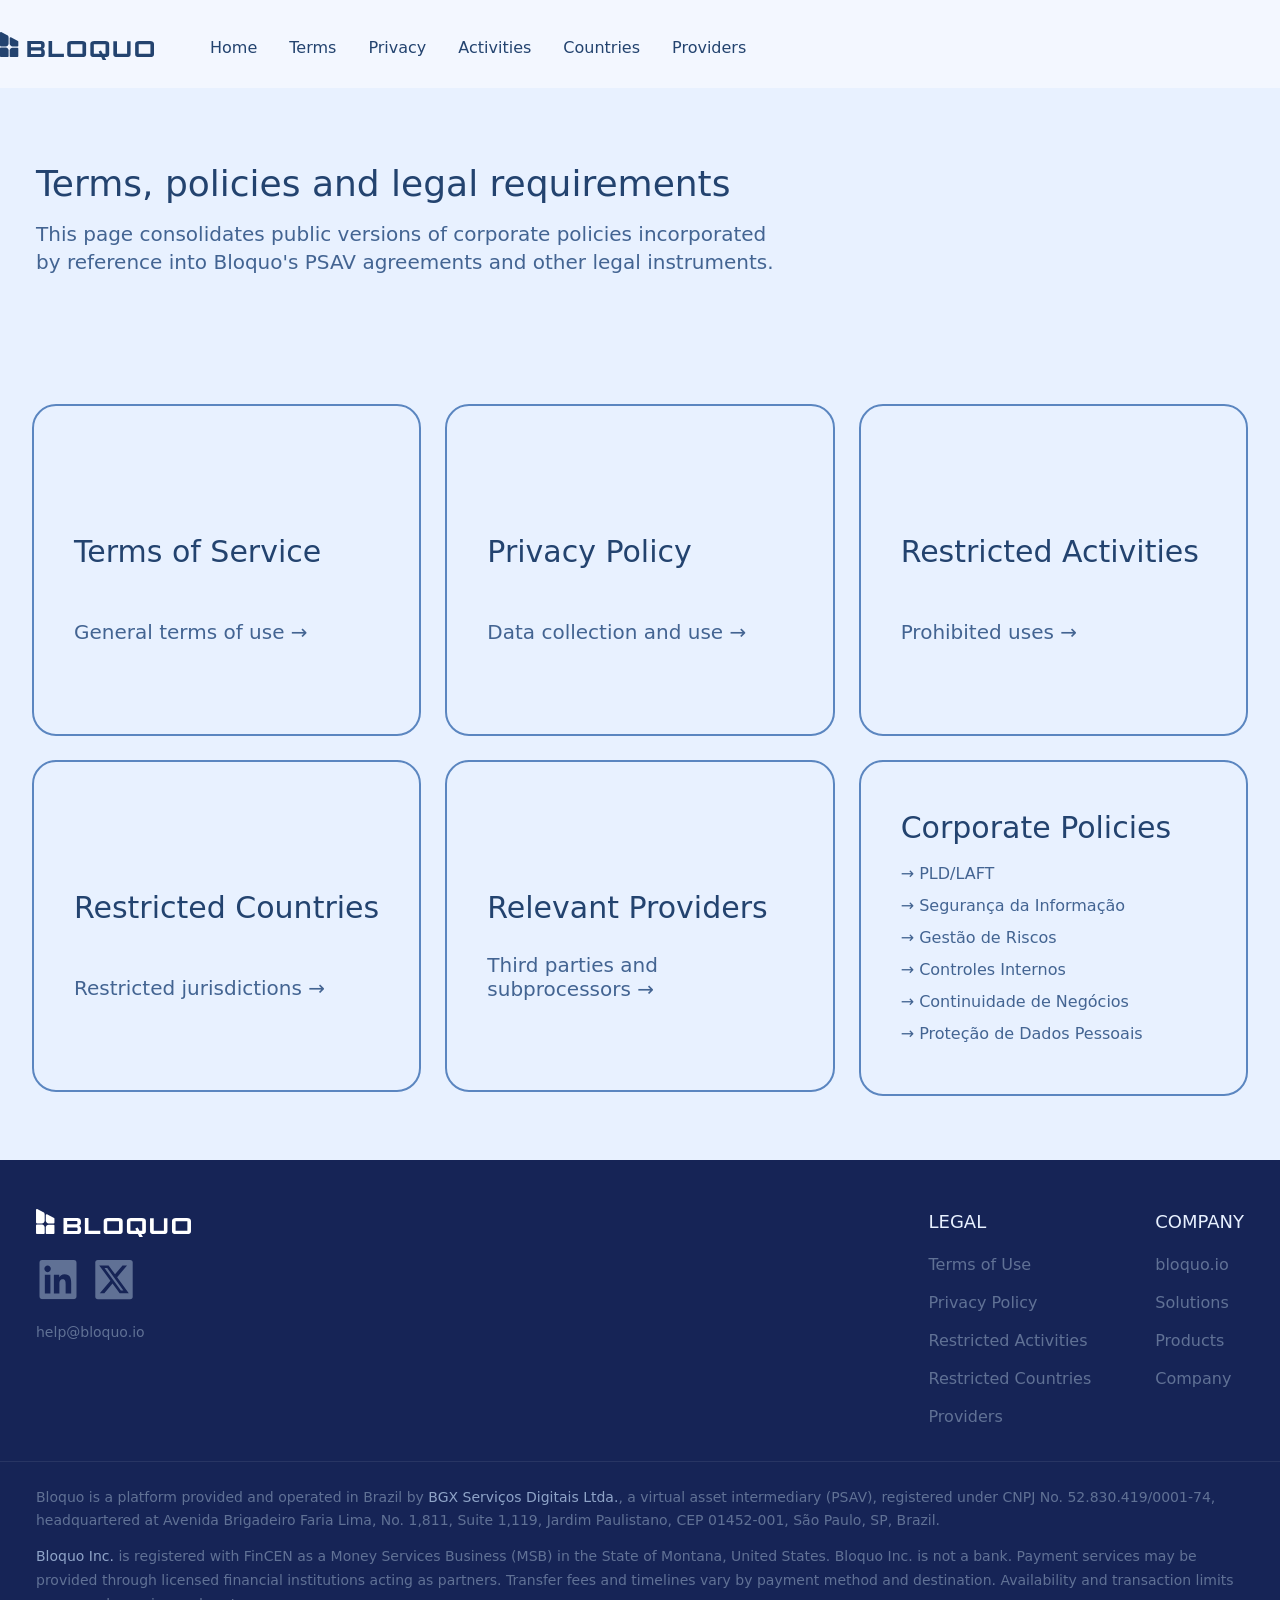
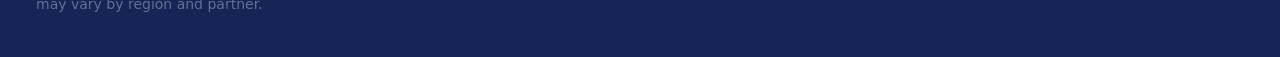
<file: index.html>
<!doctype html>
<html lang="en">
<head>
  <meta charset="utf-8"/>
  <meta name="viewport" content="width=device-width, initial-scale=1"/>
  <title>Home — Bloquo Legal</title>
  <link rel="stylesheet" href="styles.css"/>
</head>
<body>
  <div class="container">
    
<header class="fixed top-0 pt-2 left-0 px-4.5 md:px-12 xl:px-0 right-0 z-50 bg-[#F3F7FF]">
  <div class="max-w-7xl mx-auto pl-0">
    <div class="flex items-center justify-between h-16 md:h-20">
      <div class="flex items-center gap-8 md:pl-0">
        <a class="flex items-center transition-opacity duration-300 ease-in-out hover:opacity-80" href="/">
          <img alt="Bloquo Logo" class="h-6 md:h-7 w-auto mb-1 transition-transform duration-300 ease-in-out" draggable="false" src="data:image/svg+xml,%3csvg%20width='154'%20height='28'%20viewBox='0%200%20154%2028'%20fill='none'%20xmlns='http://www.w3.org/2000/svg'%3e%3cg%20clip-path='url(%23clip0_362_6526)'%3e%3cpath%20d='M27.2982%2025.04V9.04001H40.5891C41.2258%209.04001%2041.7829%209.04001%2042.2605%209.20001C42.738%209.28001%2043.1359%209.52001%2043.5338%209.76001C43.8522%2010%2044.1705%2010.4%2044.3297%2010.88C44.4889%2011.36%2044.6481%2011.92%2044.6481%2012.64V13.68C44.6481%2014.48%2044.4889%2015.2%2044.091%2015.68C43.7726%2016.24%2043.2155%2016.56%2042.4992%2016.8C43.2951%2017.04%2043.9318%2017.44%2044.2501%2018C44.6481%2018.56%2044.8072%2019.36%2044.8072%2020.32V21.44C44.8072%2022.16%2044.7276%2022.8%2044.4889%2023.28C44.3297%2023.76%2044.0114%2024.16%2043.693%2024.4C43.3747%2024.64%2042.8972%2024.88%2042.4196%2024.96C41.9421%2025.04%2041.385%2025.12%2040.7483%2025.12L27.2982%2025.04ZM30.9592%2022H40.1116C40.5096%2022%2040.7483%2021.92%2040.9871%2021.76C41.1462%2021.6%2041.3054%2021.28%2041.3054%2020.96V19.44C41.3054%2019.04%2041.2258%2018.72%2040.9871%2018.64C40.8279%2018.48%2040.5096%2018.4%2040.1116%2018.4H30.9592V22ZM30.9592%2015.36H39.9525C40.3504%2015.36%2040.5891%2015.36%2040.8279%2015.12C40.9871%2014.96%2041.1462%2014.72%2041.1462%2014.32V13.12C41.1462%2012.8%2041.0667%2012.48%2040.8279%2012.32C40.6687%2012.16%2040.3504%2012.08%2039.9525%2012.08H30.9592V15.36Z'%20fill='%2323436F'/%3e%3cpath%20d='M48.5478%2025.04V9.04001H52.1292V21.76H63.908V25.04H48.5478Z'%20fill='%2323436F'/%3e%3cpath%20d='M67.2506%2012.24C67.2506%2010.96%2067.6486%2010.08%2068.3649%209.68001C69.0811%209.28001%2070.0362%209.04001%2071.23%209.04001H82.1333C83.3271%209.04001%2084.2822%209.28001%2084.9984%209.68001C85.7147%2010.08%2086.1127%2010.96%2086.1127%2012.24V21.76C86.1127%2023.12%2085.7943%2024%2085.078%2024.48C84.3618%2024.88%2083.4067%2025.12%2082.1333%2025.12H71.23C69.9566%2025.12%2069.0015%2024.88%2068.2853%2024.48C67.569%2024.08%2067.2506%2023.2%2067.2506%2021.84V12.32V12.24ZM70.7525%2012.24V21.84H82.4517V12.24H70.7525Z'%20fill='%2323436F'/%3e%3cpath%20d='M90.3307%2012.24C90.3307%2010.96%2090.7287%2010.08%2091.445%209.68001C92.1612%209.28001%2093.1163%209.04001%2094.3101%209.04001H105.213C106.407%209.04001%20107.362%209.28001%20108.079%209.68001C108.795%2010.08%20109.193%2010.96%20109.193%2012.24V21.76C109.193%2023.12%20108.874%2024%20108.158%2024.48C107.442%2024.88%20106.487%2025.12%20105.213%2025.12H94.3101C93.0367%2025.12%2092.0817%2024.88%2091.3654%2024.48C90.6491%2024.08%2090.3307%2023.2%2090.3307%2021.84V12.32V12.24ZM93.8326%2012.24V21.84H105.532V12.24H93.8326ZM102.667%2028L98.6873%2019.52L100.995%2018.4L106.248%2028H102.746H102.667Z'%20fill='%2323436F'/%3e%3cpath%20d='M113.49%209.2H116.992V21.76H127.1V9.2H130.602V21.76C130.602%2023.12%20130.283%2024%20129.567%2024.48C128.851%2024.88%20127.896%2025.12%20126.622%2025.12H117.311C116.674%2025.12%20116.196%2025.12%20115.639%2024.96C115.162%2024.88%20114.764%2024.72%20114.366%2024.48C114.048%2024.24%20113.729%2023.92%20113.57%2023.44C113.411%2023.04%20113.331%2022.48%20113.331%2021.76V9.2H113.49Z'%20fill='%2323436F'/%3e%3cpath%20d='M135.138%2012.24C135.138%2010.96%20135.536%2010.08%20136.252%209.68001C136.968%209.28001%20137.924%209.04001%20139.117%209.04001H150.021C151.214%209.04001%20152.17%209.28001%20152.886%209.68001C153.602%2010.08%20154%2010.96%20154%2012.24V21.76C154%2023.12%20153.682%2024%20152.965%2024.48C152.249%2024.88%20151.294%2025.12%20150.021%2025.12H139.117C137.844%2025.12%20136.889%2024.88%20136.173%2024.48C135.456%2024.08%20135.138%2023.2%20135.138%2021.84V12.32V12.24ZM138.719%2012.24V21.84H150.419V12.24H138.719Z'%20fill='%2323436F'/%3e%3cpath%20d='M0%2016.4C0%2015.92%200.318346%2015.6%200.795866%2015.6H5.73023H5.88941C7.40155%2015.68%208.59535%2016.96%208.59535%2018.48V24.24C8.59535%2024.72%208.277%2025.04%207.79948%2025.04H0.795866C0.318346%2025.04%200%2024.72%200%2024.24V16.4Z'%20fill='%2323436F'/%3e%3cpath%20d='M18.3049%2024.32C18.3049%2024.8%2017.9866%2025.12%2017.509%2025.12H10.5054C10.0279%2025.12%209.70956%2024.8%209.70956%2024.32V18.56C9.70956%2016.96%2010.9829%2015.68%2012.5747%2015.68H17.509C17.9866%2015.68%2018.3049%2016%2018.3049%2016.48V24.32Z'%20fill='%2323436F'/%3e%3cpath%20d='M7.32196%203.36008C8.11783%203.76008%208.59535%204.56008%208.59535%205.44008V11.5201V11.6801C8.51576%2013.2001%207.24238%2014.4001%205.73023%2014.4001H0.795866C0.318346%2014.4001%200%2014.0801%200%2013.6001V0.800081C0%200.160081%200.636693%20-0.15992%201.1938%200.0800805L7.32196%203.36008Z'%20fill='%2323436F'/%3e%3cpath%20d='M17.907%209.04C18.1457%209.2%2018.3049%209.44%2018.3049%209.76V13.68C18.3049%2014.16%2017.9866%2014.48%2017.509%2014.48H12.5747H12.4155C10.9829%2014.4%209.78915%2013.2%209.70956%2011.76V11.6V6C9.70956%205.36%2010.3463%205.04%2010.9034%205.28L17.907%209.04Z'%20fill='%2323436F'/%3e%3c/g%3e%3cdefs%3e%3cclipPath%20id='clip0_362_6526'%3e%3crect%20width='154'%20height='28'%20fill='white'/%3e%3c/clipPath%3e%3c/defs%3e%3c/svg%3e">
        </a>
        <nav class="hidden md:flex md:pl-6 items-center gap-8">
          <a href="index.html" class="text-[#23436F] cursor-pointer hover:text-[#0055FF] transition-colors duration-300 ease-in-out font-medium">Home</a>
          <a href="terms-of-service.html" class="text-[#23436F] cursor-pointer hover:text-[#0055FF] transition-colors duration-300 ease-in-out font-medium">Terms</a>
          <a href="privacy-policy.html" class="text-[#23436F] cursor-pointer hover:text-[#0055FF] transition-colors duration-300 ease-in-out font-medium">Privacy</a>
          <a href="restricted-activities.html" class="text-[#23436F] cursor-pointer hover:text-[#0055FF] transition-colors duration-300 ease-in-out font-medium">Activities</a>
          <a href="restricted-locations.html" class="text-[#23436F] cursor-pointer hover:text-[#0055FF] transition-colors duration-300 ease-in-out font-medium">Countries</a>
          <a href="providers.html" class="text-[#23436F] cursor-pointer hover:text-[#0055FF] transition-colors duration-300 ease-in-out font-medium">Providers</a>
        </nav>
      </div>
    </div>
  </div>
</header>
<div style="height:100px"></div>

    
</div><!-- /container -->

<div class="page-hero">
  <div class="page-hero__inner">
    <h2>Terms, policies and legal requirements</h2>
    <p>This page consolidates public versions of corporate policies incorporated by reference into Bloquo's PSAV agreements and other legal instruments.</p>
  </div>
</div>

<div class="container" style="padding-top:0">
<div class="grid grid-cols-1 md:grid-cols-2 lg:grid-cols-3 gap-6">
  <div class="flex-shrink-0"><div class="bg-transparent border-2 border-[#5B86C0] rounded-3xl text-[#23436F] relative flex w-full"><div class="flex-1 flex flex-col justify-end mb-12 px-10 pb-10 max-h-[280px]"><h3 class="text-xl md:text-3xl font-medium text-[#23436F] leading-[119.93%] mb-4 md:h-4/6 mt-32">Terms of Service</h3><h4 class="text-xl font-light h-16 text-[#436492] leading-[119.93%] mt-2 mb-0"><a href="terms-of-service.html" class="text-[#436492] hover:text-[#0055FF]">General terms of use →</a></h4></div></div></div>
  
  <div class="flex-shrink-0"><div class="bg-transparent border-2 border-[#5B86C0] rounded-3xl text-[#23436F] relative flex" class="w-full"><div class="flex-1 flex flex-col justify-end mb-12 px-10 pb-10 max-h-[280px]"><h3 class="text-xl md:text-3xl font-medium text-[#23436F] leading-[119.93%] mb-4 md:h-4/6 mt-32">Privacy Policy</h3><h4 class="text-xl font-light h-16 text-[#436492] leading-[119.93%] mt-2 mb-0"><a href="privacy-policy.html" class="text-[#436492] hover:text-[#0055FF]">Data collection and use →</a></h4></div></div></div>
  
  <div class="flex-shrink-0"><div class="bg-transparent border-2 border-[#5B86C0] rounded-3xl text-[#23436F] relative flex" class="w-full"><div class="flex-1 flex flex-col justify-end mb-12 px-10 pb-10 max-h-[280px]"><h3 class="text-xl md:text-3xl font-medium text-[#23436F] leading-[119.93%] mb-4 md:h-4/6 mt-32">Restricted Activities</h3><h4 class="text-xl font-light h-16 text-[#436492] leading-[119.93%] mt-2 mb-0"><a href="restricted-activities.html" class="text-[#436492] hover:text-[#0055FF]">Prohibited uses →</a></h4></div></div></div>
  
  <div class="flex-shrink-0"><div class="bg-transparent border-2 border-[#5B86C0] rounded-3xl text-[#23436F] relative flex" class="w-full"><div class="flex-1 flex flex-col justify-end mb-12 px-10 pb-10 max-h-[280px]"><h3 class="text-xl md:text-3xl font-medium text-[#23436F] leading-[119.93%] mb-4 md:h-4/6 mt-32">Restricted Countries</h3><h4 class="text-xl font-light h-16 text-[#436492] leading-[119.93%] mt-2 mb-0"><a href="restricted-locations.html" class="text-[#436492] hover:text-[#0055FF]">Restricted jurisdictions →</a></h4></div></div></div>
  
  <div class="flex-shrink-0"><div class="bg-transparent border-2 border-[#5B86C0] rounded-3xl text-[#23436F] relative flex w-full"><div class="flex-1 flex flex-col justify-end mb-12 px-10 pb-10 max-h-[280px]"><h3 class="text-xl md:text-3xl font-medium text-[#23436F] leading-[119.93%] mb-4 md:h-4/6 mt-32">Relevant Providers</h3><h4 class="text-xl font-light h-16 text-[#436492] leading-[119.93%] mt-2 mb-0"><a href="providers.html" class="text-[#436492] hover:text-[#0055FF]">Third parties and subprocessors →</a></h4></div></div></div>
  
  <div class="flex-shrink-0"><div class="bg-transparent border-2 border-[#5B86C0] rounded-3xl text-[#23436F] relative flex w-full"><div class="flex-1 flex flex-col justify-end mb-6 px-10 pb-6 min-h-[280px]"><h3 class="text-xl md:text-3xl font-medium text-[#23436F] leading-[119.93%] mb-4 mt-12">Corporate Policies</h3><ul class="text-base text-[#436492] space-y-2"><li><a href="policies/pld.html" class="hover:text-[#0055FF]">→ PLD/LAFT</a></li><li><a href="policies/seguranca-informacao.html" class="hover:text-[#0055FF]">→ Segurança da Informação</a></li><li><a href="policies/gestao-riscos.html" class="hover:text-[#0055FF]">→ Gestão de Riscos</a></li><li><a href="policies/controles-internos.html" class="hover:text-[#0055FF]">→ Controles Internos</a></li><li><a href="policies/continuidade.html" class="hover:text-[#0055FF]">→ Continuidade de Negócios</a></li><li><a href="policies/dados-pessoais.html" class="hover:text-[#0055FF]">→ Proteção de Dados Pessoais</a></li></ul></div></div></div>
</div>

    


  </div>

<footer class="site-footer">
  <div class="site-footer__inner">
    <div class="site-footer__brand">
      <a href="https://bloquo.io" class="site-footer__logo-link">
        <img src="data:image/svg+xml,%3csvg%20width='154'%20height='28'%20viewBox='0%200%20154%2028'%20fill='none'%20xmlns='http://www.w3.org/2000/svg'%3e%3cg%20clip-path='url(%23clip0_362_6526)'%3e%3cpath%20d='M27.2982%2025.04V9.04001H40.5891C41.2258%209.04001%2041.7829%209.04001%2042.2605%209.20001C42.738%209.28001%2043.1359%209.52001%2043.5338%209.76001C43.8522%2010%2044.1705%2010.4%2044.3297%2010.88C44.4889%2011.36%2044.6481%2011.92%2044.6481%2012.64V13.68C44.6481%2014.48%2044.4889%2015.2%2044.091%2015.68C43.7726%2016.24%2043.2155%2016.56%2042.4992%2016.8C43.2951%2017.04%2043.9318%2017.44%2044.2501%2018C44.6481%2018.56%2044.8072%2019.36%2044.8072%2020.32V21.44C44.8072%2022.16%2044.7276%2022.8%2044.4889%2023.28C44.3297%2023.76%2044.0114%2024.16%2043.693%2024.4C43.3747%2024.64%2042.8972%2024.88%2042.4196%2024.96C41.9421%2025.04%2041.385%2025.12%2040.7483%2025.12L27.2982%2025.04ZM30.9592%2022H40.1116C40.5096%2022%2040.7483%2021.92%2040.9871%2021.76C41.1462%2021.6%2041.3054%2021.28%2041.3054%2020.96V19.44C41.3054%2019.04%2041.2258%2018.72%2040.9871%2018.64C40.8279%2018.48%2040.5096%2018.4%2040.1116%2018.4H30.9592V22ZM30.9592%2015.36H39.9525C40.3504%2015.36%2040.5891%2015.36%2040.8279%2015.12C40.9871%2014.96%2041.1462%2014.72%2041.1462%2014.32V13.12C41.1462%2012.8%2041.0667%2012.48%2040.8279%2012.32C40.6687%2012.16%2040.3504%2012.08%2039.9525%2012.08H30.9592V15.36Z'%20fill='%2323436F'/%3e%3cpath%20d='M48.5478%2025.04V9.04001H52.1292V21.76H63.908V25.04H48.5478Z'%20fill='%2323436F'/%3e%3cpath%20d='M67.2506%2012.24C67.2506%2010.96%2067.6486%2010.08%2068.3649%209.68001C69.0811%209.28001%2070.0362%209.04001%2071.23%209.04001H82.1333C83.3271%209.04001%2084.2822%209.28001%2084.9984%209.68001C85.7147%2010.08%2086.1127%2010.96%2086.1127%2012.24V21.76C86.1127%2023.12%2085.7943%2024%2085.078%2024.48C84.3618%2024.88%2083.4067%2025.12%2082.1333%2025.12H71.23C69.9566%2025.12%2069.0015%2024.88%2068.2853%2024.48C67.569%2024.08%2067.2506%2023.2%2067.2506%2021.84V12.32V12.24ZM70.7525%2012.24V21.84H82.4517V12.24H70.7525Z'%20fill='%2323436F'/%3e%3cpath%20d='M90.3307%2012.24C90.3307%2010.96%2090.7287%2010.08%2091.445%209.68001C92.1612%209.28001%2093.1163%209.04001%2094.3101%209.04001H105.213C106.407%209.04001%20107.362%209.28001%20108.079%209.68001C108.795%2010.08%20109.193%2010.96%20109.193%2012.24V21.76C109.193%2023.12%20108.874%2024%20108.158%2024.48C107.442%2024.88%20106.487%2025.12%20105.213%2025.12H94.3101C93.0367%2025.12%2092.0817%2024.88%2091.3654%2024.48C90.6491%2024.08%2090.3307%2023.2%2090.3307%2021.84V12.32V12.24ZM93.8326%2012.24V21.84H105.532V12.24H93.8326ZM102.667%2028L98.6873%2019.52L100.995%2018.4L106.248%2028H102.746H102.667Z'%20fill='%2323436F'/%3e%3cpath%20d='M113.49%209.2H116.992V21.76H127.1V9.2H130.602V21.76C130.602%2023.12%20130.283%2024%20129.567%2024.48C128.851%2024.88%20127.896%2025.12%20126.622%2025.12H117.311C116.674%2025.12%20116.196%2025.12%20115.639%2024.96C115.162%2024.88%20114.764%2024.72%20114.366%2024.48C114.048%2024.24%20113.729%2023.92%20113.57%2023.44C113.411%2023.04%20113.331%2022.48%20113.331%2021.76V9.2H113.49Z'%20fill='%2323436F'/%3e%3cpath%20d='M135.138%2012.24C135.138%2010.96%20135.536%2010.08%20136.252%209.68001C136.968%209.28001%20137.924%209.04001%20139.117%209.04001H150.021C151.214%209.04001%20152.17%209.28001%20152.886%209.68001C153.602%2010.08%20154%2010.96%20154%2012.24V21.76C154%2023.12%20153.682%2024%20152.965%2024.48C152.249%2024.88%20151.294%2025.12%20150.021%2025.12H139.117C137.844%2025.12%20136.889%2024.88%20136.173%2024.48C135.456%2024.08%20135.138%2023.2%20135.138%2021.84V12.32V12.24ZM138.719%2012.24V21.84H150.419V12.24H138.719Z'%20fill='%2323436F'/%3e%3cpath%20d='M0%2016.4C0%2015.92%200.318346%2015.6%200.795866%2015.6H5.73023H5.88941C7.40155%2015.68%208.59535%2016.96%208.59535%2018.48V24.24C8.59535%2024.72%208.277%2025.04%207.79948%2025.04H0.795866C0.318346%2025.04%200%2024.72%200%2024.24V16.4Z'%20fill='%2323436F'/%3e%3cpath%20d='M18.3049%2024.32C18.3049%2024.8%2017.9866%2025.12%2017.509%2025.12H10.5054C10.0279%2025.12%209.70956%2024.8%209.70956%2024.32V18.56C9.70956%2016.96%2010.9829%2015.68%2012.5747%2015.68H17.509C17.9866%2015.68%2018.3049%2016%2018.3049%2016.48V24.32Z'%20fill='%2323436F'/%3e%3cpath%20d='M7.32196%203.36008C8.11783%203.76008%208.59535%204.56008%208.59535%205.44008V11.5201V11.6801C8.51576%2013.2001%207.24238%2014.4001%205.73023%2014.4001H0.795866C0.318346%2014.4001%200%2014.0801%200%2013.6001V0.800081C0%200.160081%200.636693%20-0.15992%201.1938%200.0800805L7.32196%203.36008Z'%20fill='%2323436F'/%3e%3cpath%20d='M17.907%209.04C18.1457%209.2%2018.3049%209.44%2018.3049%209.76V13.68C18.3049%2014.16%2017.9866%2014.48%2017.509%2014.48H12.5747H12.4155C10.9829%2014.4%209.78915%2013.2%209.70956%2011.76V11.6V6C9.70956%205.36%2010.3463%205.04%2010.9034%205.28L17.907%209.04Z'%20fill='%2323436F'/%3e%3c/g%3e%3cdefs%3e%3cclipPath%20id='clip0_362_6526'%3e%3crect%20width='154'%20height='28'%20fill='white'/%3e%3c/clipPath%3e%3c/defs%3e%3c/svg%3e" alt="Bloquo" class="site-footer__logo">
      </a>
      <div class="site-footer__social">
        <a href="https://www.linkedin.com/company/bloquo-inc/" target="_blank" rel="noopener" aria-label="LinkedIn" class="site-footer__social-icon">
          <img alt="LinkedIn" src="data:image/svg+xml,%3csvg%20width='29'%20height='31'%20viewBox='0%200%2029%2031'%20fill='none'%20xmlns='http://www.w3.org/2000/svg'%3e%3cg%20clip-path='url(%23clip0_639_62)'%3e%3cpath%20d='M26.8533%200H2.14102C0.957227%200%200%200.9786%200%202.18851V28.1718C0%2029.3817%200.957227%2030.3663%202.14102%2030.3663H26.8533C28.0371%2030.3663%2029%2029.3817%2029%2028.1778V2.18851C29%200.9786%2028.0371%200%2026.8533%200ZM8.60371%2025.8766H4.29902V11.3814H8.60371V25.8766ZM6.45137%209.40642C5.06934%209.40642%203.95352%208.23803%203.95352%206.79682C3.95352%205.35561%205.06934%204.18722%206.45137%204.18722C7.82773%204.18722%208.94355%205.35561%208.94355%206.79682C8.94355%208.2321%207.82773%209.40642%206.45137%209.40642ZM24.7123%2025.8766H20.4133V18.8306C20.4133%2017.1522%2020.385%2014.9874%2018.176%2014.9874C15.9387%2014.9874%2015.5988%2016.8201%2015.5988%2018.712V25.8766H11.3055V11.3814H15.4289V13.3623H15.4855C16.0576%2012.2236%2017.4623%2011.0196%2019.5523%2011.0196C23.908%2011.0196%2024.7123%2014.0207%2024.7123%2017.9232V25.8766V25.8766Z'%20fill='%23607195'/%3e%3c/g%3e%3cdefs%3e%3cclipPath%20id='clip0_639_62'%3e%3crect%20width='29'%20height='30.3663'%20fill='white'/%3e%3c/clipPath%3e%3c/defs%3e%3c/svg%3e" class="site-footer__social-img">
        </a>
        <a href="https://x.com/bloquo_io" target="_blank" rel="noopener" aria-label="X (Twitter)" class="site-footer__social-icon">
          <img alt="X" src="data:image/svg+xml,%3csvg%20width='29'%20height='31'%20viewBox='0%200%2029%2031'%20fill='none'%20xmlns='http://www.w3.org/2000/svg'%3e%3crect%20width='29'%20height='30.3663'%20rx='2'%20fill='%23607195'/%3e%3cpath%20d='M21.09%204.1709H24.604L16.9269%2013.3588L25.9584%2025.8614H18.8868L13.348%2018.2786L7.01044%2025.8614H3.49428L11.7057%2016.0339L3.04175%204.1709H10.2929L15.2995%2011.1018L21.09%204.1709ZM19.8567%2023.6589H21.8038L9.23487%206.25763H7.14535L19.8567%2023.6589Z'%20fill='%23162456'/%3e%3c/svg%3e" class="site-footer__social-img">
        </a>
      </div>
      <a href="mailto:help@bloquo.io" class="site-footer__email">help@bloquo.io</a>
    </div>
    <div class="site-footer__nav">
      <div class="site-footer__nav-col">
        <span class="site-footer__nav-heading">LEGAL</span>
        <a href="terms-of-service.html" class="site-footer__nav-link">Terms of Use</a>
        <a href="privacy-policy.html" class="site-footer__nav-link">Privacy Policy</a>
        <a href="restricted-activities.html" class="site-footer__nav-link">Restricted Activities</a>
        <a href="restricted-locations.html" class="site-footer__nav-link">Restricted Countries</a>
        <a href="providers.html" class="site-footer__nav-link">Providers</a>
      </div>
      <div class="site-footer__nav-col">
        <span class="site-footer__nav-heading">COMPANY</span>
        <a href="https://bloquo.io" class="site-footer__nav-link">bloquo.io</a>
        <a href="https://bloquo.io/#solutions" class="site-footer__nav-link">Solutions</a>
        <a href="https://bloquo.io/#products" class="site-footer__nav-link">Products</a>
        <a href="https://bloquo.io/company" class="site-footer__nav-link">Company</a>
      </div>
    </div>
  </div>
  <div class="site-footer__legal">
    <p>Bloquo is a platform provided and operated in Brazil by <strong>BGX Serviços Digitais Ltda.</strong>, a virtual asset intermediary (PSAV), registered under CNPJ No. 52.830.419/0001-74, headquartered at Avenida Brigadeiro Faria Lima, No. 1,811, Suite 1,119, Jardim Paulistano, CEP 01452-001, São Paulo, SP, Brazil.</p>
    <p><strong>Bloquo Inc.</strong> is registered with FinCEN as a Money Services Business (MSB) in the State of Montana, United States. Bloquo Inc. is not a bank. Payment services may be provided through licensed financial institutions acting as partners. Transfer fees and timelines vary by payment method and destination. Availability and transaction limits may vary by region and partner.</p>
  </div>
</footer>
</body>
</html>
</file>
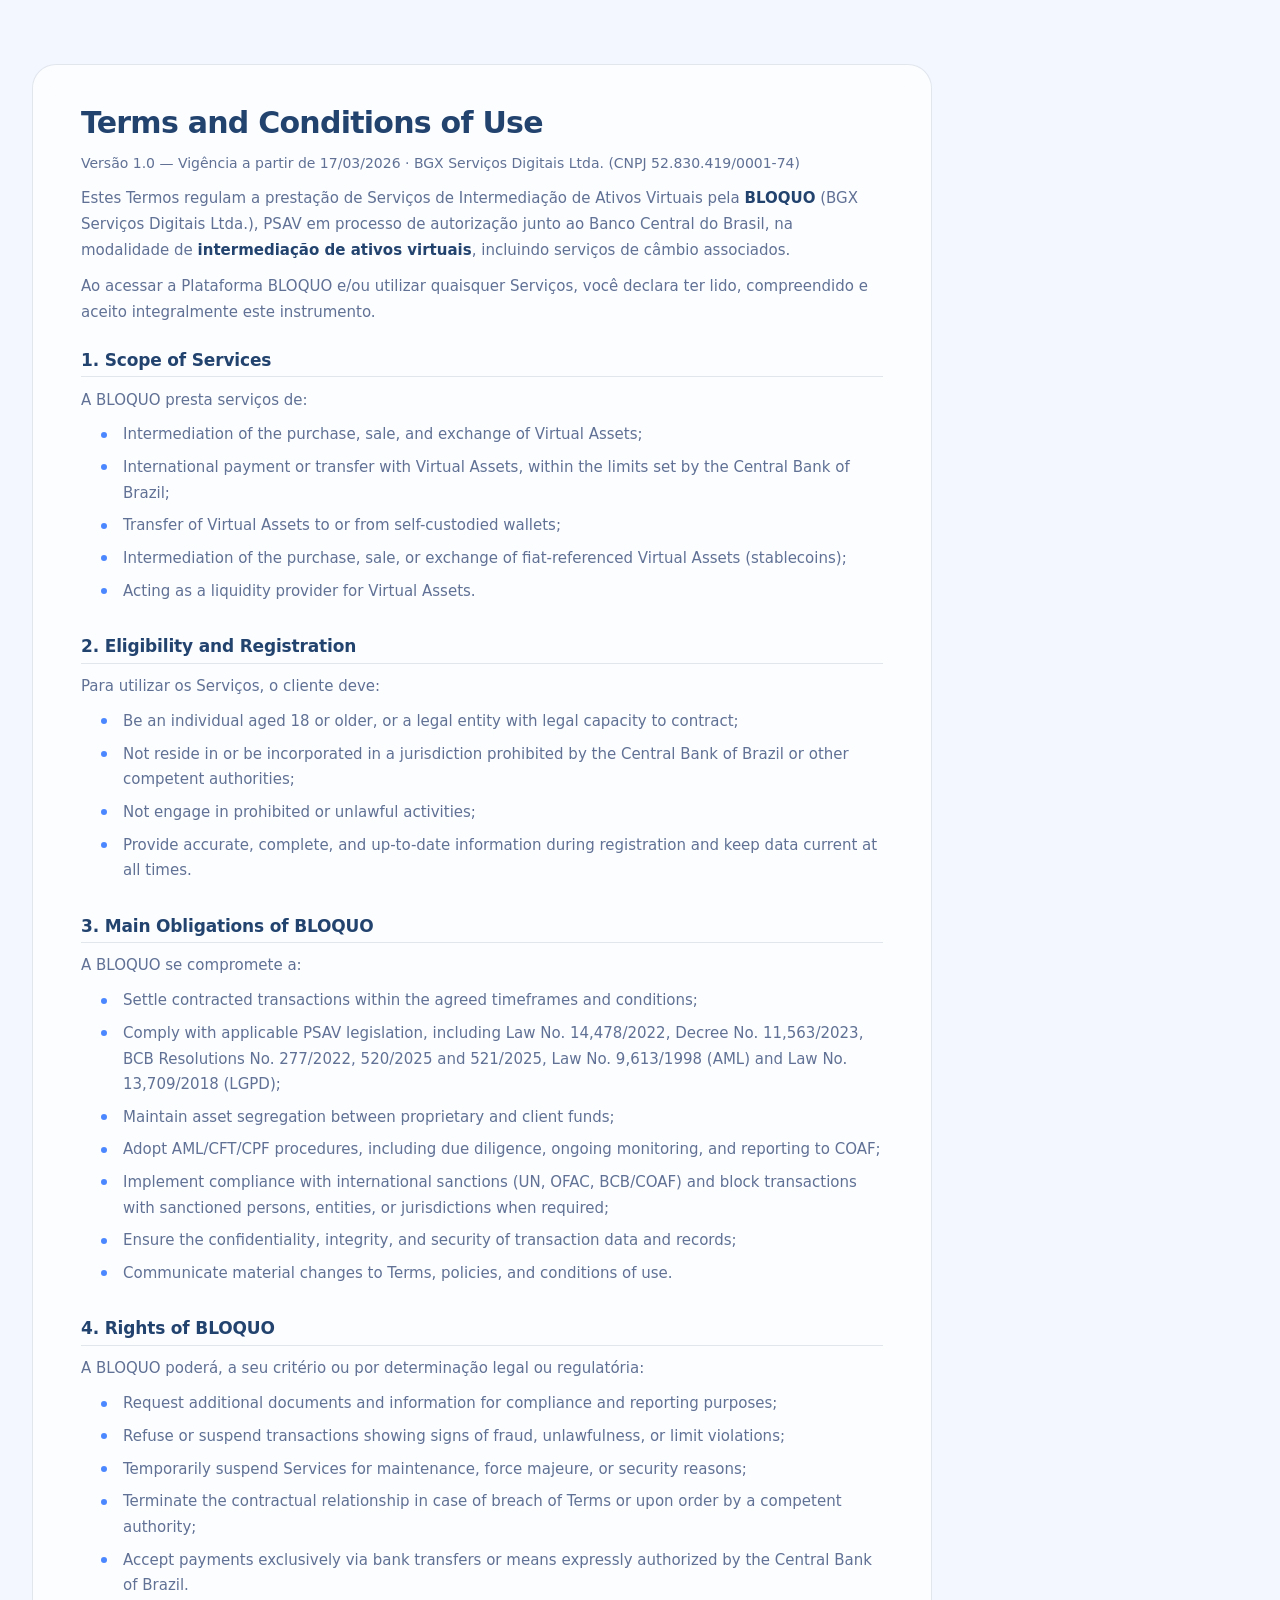
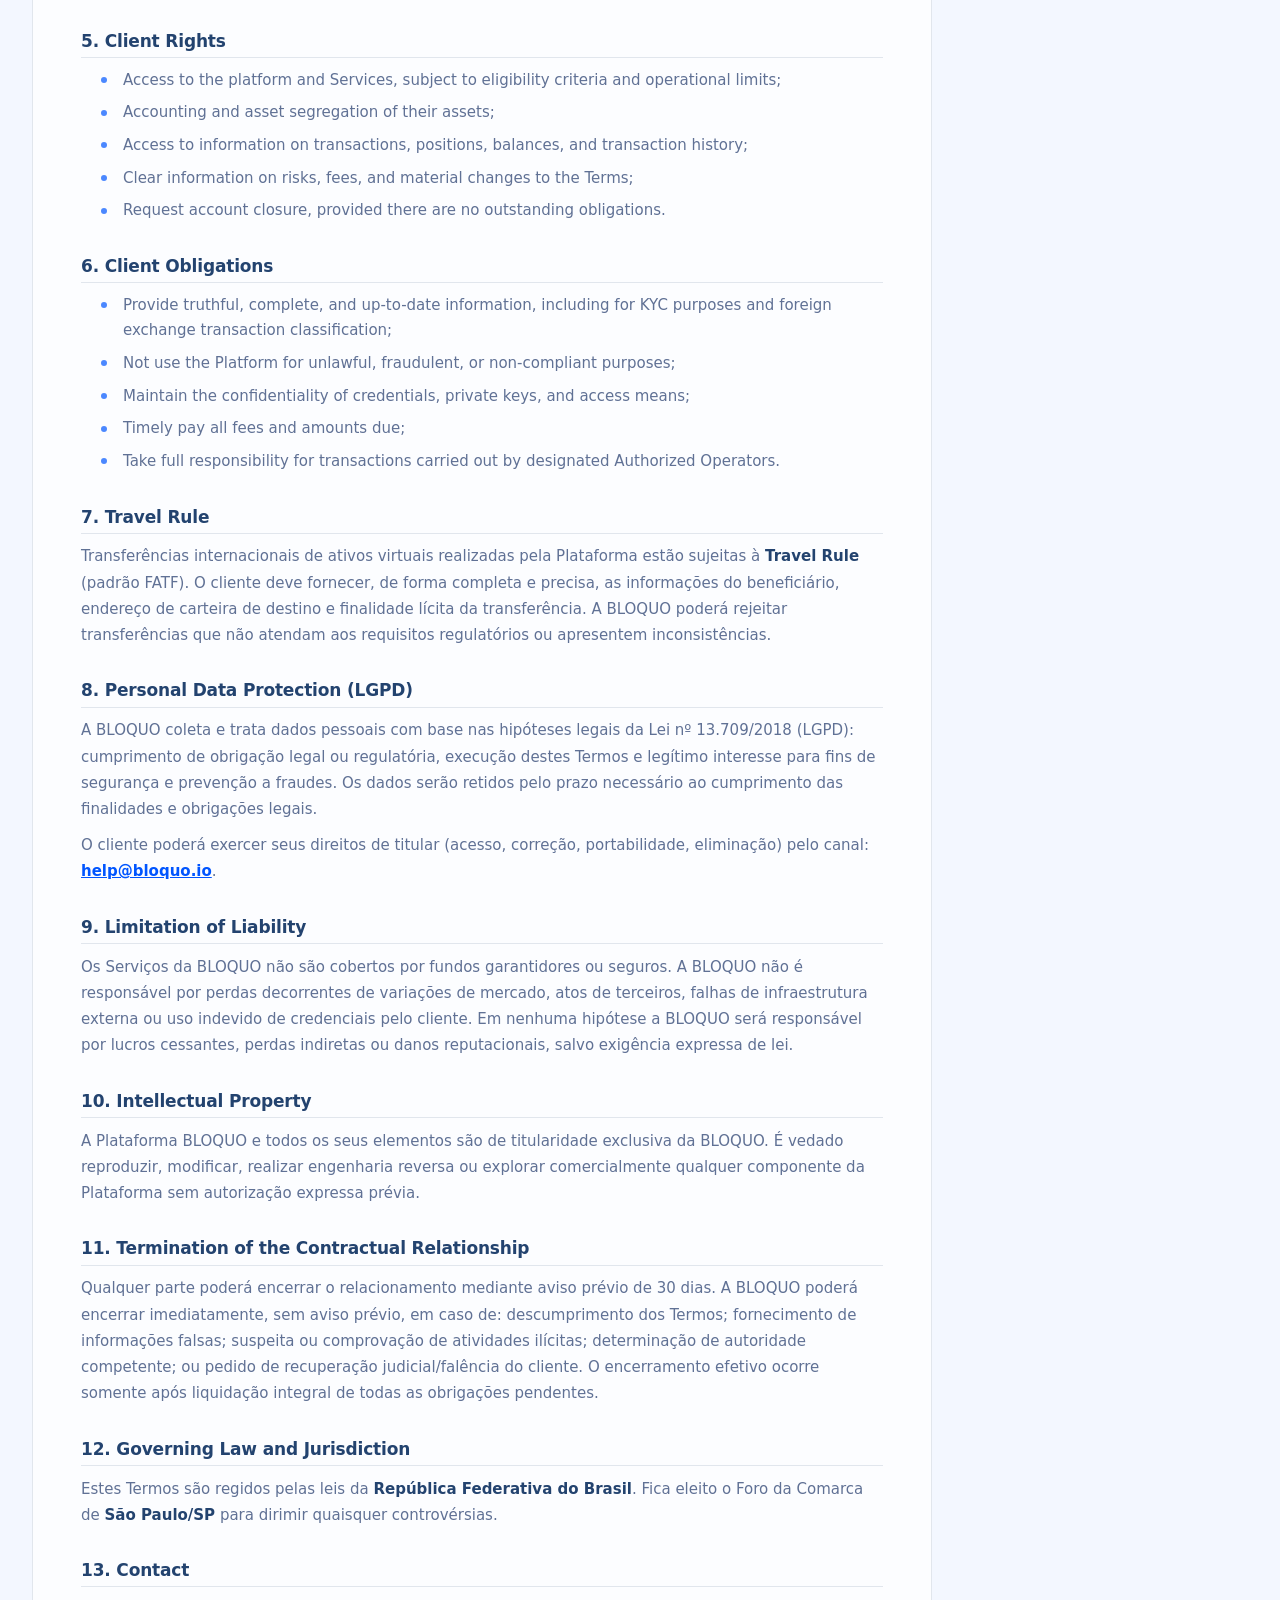
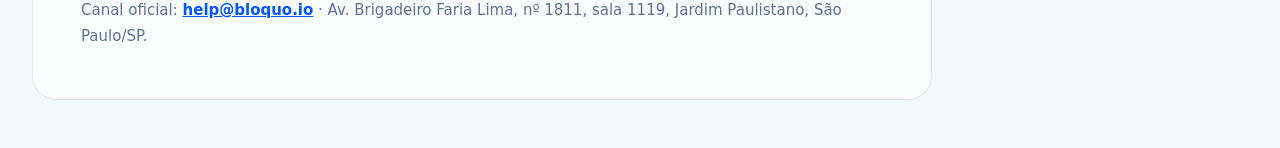
<file: preview-terms.html>
<!doctype html>
<html lang="en">
<head>
<meta charset="utf-8">
<meta name="viewport" content="width=device-width,initial-scale=1">
<style>
/* ===== Bloquo Legal Hub – compatibility layer (semantic classes) ===== */
:root {
  --bloquo-bg: #F3F7FF;
  --bloquo-ink: #23436F;
  --bloquo-muted: #607195;
  --bloquo-card: rgba(255,255,255,.85);
  --bloquo-border: rgba(35,67,111,.12);
  --bloquo-primary: #0055FF;
}

body{background:var(--bloquo-bg);color:var(--bloquo-ink);margin:0;padding:0}
.container{width:100%;max-width:1280px;margin:0 auto;padding:0 2rem}
.hero{margin:3rem 0 2rem;padding:2rem;border-radius:1.5rem;background:rgba(255,255,255,.60);backdrop-filter:blur(12px);border:1px solid var(--bloquo-border)}
.hero h2{font-size:2.25rem;line-height:1.25;font-weight:700;letter-spacing:-.03em;color:var(--bloquo-ink);margin:0 0 .75rem}
.hero .meta{color:var(--bloquo-muted);font-size:.9375rem;line-height:1.6}
.grid{display:grid;grid-template-columns:repeat(3,minmax(0,1fr));gap:1.5rem;margin:2rem 0}
@media (max-width:900px){.grid{grid-template-columns:1fr}}
.card{background:var(--bloquo-card);backdrop-filter:blur(12px);border:1px solid var(--bloquo-border);border-radius:1.25rem;padding:1.5rem;transition:all .3s;box-shadow:0 4px 12px rgba(0,0,0,.04)}
.card:hover{transform:translateY(-2px);box-shadow:0 8px 24px rgba(0,0,0,.08)}
.card h3{font-weight:700;font-size:1.125rem;color:var(--bloquo-ink);margin:.75rem 0 .5rem}
.card p{color:var(--bloquo-muted);font-size:.9375rem;line-height:1.6;margin:.5rem 0}
.card a{color:var(--bloquo-primary);font-weight:600;font-size:.9375rem}
.card a:hover{text-decoration:underline}
.badge{display:inline-flex;padding:.25rem .625rem;border-radius:6px;background:rgba(0,85,255,.08);color:var(--bloquo-primary);font-size:.75rem;font-weight:600;text-transform:uppercase;letter-spacing:.03em}
.meta{color:var(--bloquo-muted);font-size:.875rem}
blockquote{margin:1.5rem 0;padding:1.25rem 1.5rem;border-left:3px solid var(--bloquo-primary);background:rgba(0,85,255,.04);border-radius:.75rem;font-size:.9375rem}
hr{border:0;border-top:1px solid var(--bloquo-border);margin:2rem 0}
.footer{margin:4rem 0 2rem;padding:2rem 0;border-top:1px solid var(--bloquo-border);color:var(--bloquo-muted);font-size:.875rem;text-align:center}
.footer a{color:var(--bloquo-primary);font-weight:600}
.toc{margin:.75rem 0;padding-left:0;list-style:none}
.toc li{margin:.5rem 0}
.toc a{color:var(--bloquo-ink);font-weight:500;opacity:.85}
.toc a:hover{color:var(--bloquo-primary);opacity:1}

/* ===== Document / Legal page content ===== */
section{
  margin:2rem 0 3rem;
  padding:2.5rem 3rem;
  border-radius:1.5rem;
  background:rgba(255,255,255,.72);
  backdrop-filter:blur(14px);
  border:1.5px solid var(--bloquo-border);
  max-width:900px;
}
section h2{
  font-size:1.875rem;
  font-weight:700;
  letter-spacing:-.025em;
  color:var(--bloquo-ink);
  margin:0 0 .35rem;
  line-height:1.2;
}
section h3{
  font-size:1.0625rem;
  font-weight:700;
  color:var(--bloquo-ink);
  margin:2rem 0 .6rem;
  padding-bottom:.4rem;
  border-bottom:1px solid var(--bloquo-border);
  letter-spacing:-.01em;
}
section h3:first-of-type{margin-top:1.5rem}
section p{
  color:var(--bloquo-muted);
  font-size:.9375rem;
  line-height:1.75;
  margin:.6rem 0;
}
section p a,section li a{color:var(--bloquo-primary);font-weight:600}
section p a:hover,section li a:hover{text-decoration:underline}
section ul{
  margin:.5rem 0 1rem 0;
  padding-left:1.25rem;
  list-style:none;
}
section ul li{
  position:relative;
  padding-left:1.375rem;
  color:var(--bloquo-muted);
  font-size:.9375rem;
  line-height:1.7;
  margin:.45rem 0;
}
section ul li::before{
  content:"";
  position:absolute;
  left:0;
  top:.62em;
  width:6px;
  height:6px;
  border-radius:50%;
  background:var(--bloquo-primary);
  opacity:.7;
}
section strong{color:var(--bloquo-ink)}
@media(max-width:700px){section{padding:1.5rem 1.25rem;border-radius:1rem}}

body{font-family:ui-sans-serif,system-ui,sans-serif;background:var(--bloquo-bg);margin:0;padding:0}
*{box-sizing:border-box}
</style>
</head>
<body>
<div class="container" style="padding-top:2rem">
<section>
  <h2>Terms and Conditions of Use</h2>
  <p class=meta>Versão 1.0 — Vigência a partir de 17/03/2026 · BGX Serviços Digitais Ltda. (CNPJ 52.830.419/0001-74)</p>
  <p>Estes Termos regulam a prestação de Serviços de Intermediação de Ativos Virtuais pela <strong>BLOQUO</strong> (BGX Serviços Digitais Ltda.), PSAV em processo de autorização junto ao Banco Central do Brasil, na modalidade de <strong>intermediação de ativos virtuais</strong>, incluindo serviços de câmbio associados.</p>
  <p>Ao acessar a Plataforma BLOQUO e/ou utilizar quaisquer Serviços, você declara ter lido, compreendido e aceito integralmente este instrumento.</p>

  <h3>1. Scope of Services</h3>
  <p>A BLOQUO presta serviços de:</p>
  <ul>
    <li>Intermediation of the purchase, sale, and exchange of Virtual Assets;</li>
    <li>International payment or transfer with Virtual Assets, within the limits set by the Central Bank of Brazil;</li>
    <li>Transfer of Virtual Assets to or from self-custodied wallets;</li>
    <li>Intermediation of the purchase, sale, or exchange of fiat-referenced Virtual Assets (stablecoins);</li>
    <li>Acting as a liquidity provider for Virtual Assets.</li>
  </ul>

  <h3>2. Eligibility and Registration</h3>
  <p>Para utilizar os Serviços, o cliente deve:</p>
  <ul>
    <li>Be an individual aged 18 or older, or a legal entity with legal capacity to contract;</li>
    <li>Not reside in or be incorporated in a jurisdiction prohibited by the Central Bank of Brazil or other competent authorities;</li>
    <li>Not engage in prohibited or unlawful activities;</li>
    <li>Provide accurate, complete, and up-to-date information during registration and keep data current at all times.</li>
  </ul>

  <h3>3. Main Obligations of BLOQUO</h3>
  <p>A BLOQUO se compromete a:</p>
  <ul>
    <li>Settle contracted transactions within the agreed timeframes and conditions;</li>
    <li>Comply with applicable PSAV legislation, including Law No. 14,478/2022, Decree No. 11,563/2023, BCB Resolutions No. 277/2022, 520/2025 and 521/2025, Law No. 9,613/1998 (AML) and Law No. 13,709/2018 (LGPD);</li>
    <li>Maintain asset segregation between proprietary and client funds;</li>
    <li>Adopt AML/CFT/CPF procedures, including due diligence, ongoing monitoring, and reporting to COAF;</li>
    <li>Implement compliance with international sanctions (UN, OFAC, BCB/COAF) and block transactions with sanctioned persons, entities, or jurisdictions when required;</li>
    <li>Ensure the confidentiality, integrity, and security of transaction data and records;</li>
    <li>Communicate material changes to Terms, policies, and conditions of use.</li>
  </ul>

  <h3>4. Rights of BLOQUO</h3>
  <p>A BLOQUO poderá, a seu critério ou por determinação legal ou regulatória:</p>
  <ul>
    <li>Request additional documents and information for compliance and reporting purposes;</li>
    <li>Refuse or suspend transactions showing signs of fraud, unlawfulness, or limit violations;</li>
    <li>Temporarily suspend Services for maintenance, force majeure, or security reasons;</li>
    <li>Terminate the contractual relationship in case of breach of Terms or upon order by a competent authority;</li>
    <li>Accept payments exclusively via bank transfers or means expressly authorized by the Central Bank of Brazil.</li>
  </ul>

  <h3>5. Client Rights</h3>
  <ul>
    <li>Access to the platform and Services, subject to eligibility criteria and operational limits;</li>
    <li>Accounting and asset segregation of their assets;</li>
    <li>Access to information on transactions, positions, balances, and transaction history;</li>
    <li>Clear information on risks, fees, and material changes to the Terms;</li>
    <li>Request account closure, provided there are no outstanding obligations.</li>
  </ul>

  <h3>6. Client Obligations</h3>
  <ul>
    <li>Provide truthful, complete, and up-to-date information, including for KYC purposes and foreign exchange transaction classification;</li>
    <li>Not use the Platform for unlawful, fraudulent, or non-compliant purposes;</li>
    <li>Maintain the confidentiality of credentials, private keys, and access means;</li>
    <li>Timely pay all fees and amounts due;</li>
    <li>Take full responsibility for transactions carried out by designated Authorized Operators.</li>
  </ul>

  <h3>7. Travel Rule</h3>
  <p>Transferências internacionais de ativos virtuais realizadas pela Plataforma estão sujeitas à <strong>Travel Rule</strong> (padrão FATF). O cliente deve fornecer, de forma completa e precisa, as informações do beneficiário, endereço de carteira de destino e finalidade lícita da transferência. A BLOQUO poderá rejeitar transferências que não atendam aos requisitos regulatórios ou apresentem inconsistências.</p>

  <h3>8. Personal Data Protection (LGPD)</h3>
  <p>A BLOQUO coleta e trata dados pessoais com base nas hipóteses legais da Lei nº 13.709/2018 (LGPD): cumprimento de obrigação legal ou regulatória, execução destes Termos e legítimo interesse para fins de segurança e prevenção a fraudes. Os dados serão retidos pelo prazo necessário ao cumprimento das finalidades e obrigações legais.</p>
  <p>O cliente poderá exercer seus direitos de titular (acesso, correção, portabilidade, eliminação) pelo canal: <a href="mailto:help@bloquo.io">help@bloquo.io</a>.</p>

  <h3>9. Limitation of Liability</h3>
  <p>Os Serviços da BLOQUO não são cobertos por fundos garantidores ou seguros. A BLOQUO não é responsável por perdas decorrentes de variações de mercado, atos de terceiros, falhas de infraestrutura externa ou uso indevido de credenciais pelo cliente. Em nenhuma hipótese a BLOQUO será responsável por lucros cessantes, perdas indiretas ou danos reputacionais, salvo exigência expressa de lei.</p>

  <h3>10. Intellectual Property</h3>
  <p>A Plataforma BLOQUO e todos os seus elementos são de titularidade exclusiva da BLOQUO. É vedado reproduzir, modificar, realizar engenharia reversa ou explorar comercialmente qualquer componente da Plataforma sem autorização expressa prévia.</p>

  <h3>11. Termination of the Contractual Relationship</h3>
  <p>Qualquer parte poderá encerrar o relacionamento mediante aviso prévio de 30 dias. A BLOQUO poderá encerrar imediatamente, sem aviso prévio, em caso de: descumprimento dos Termos; fornecimento de informações falsas; suspeita ou comprovação de atividades ilícitas; determinação de autoridade competente; ou pedido de recuperação judicial/falência do cliente. O encerramento efetivo ocorre somente após liquidação integral de todas as obrigações pendentes.</p>

  <h3>12. Governing Law and Jurisdiction</h3>
  <p>Estes Termos são regidos pelas leis da <strong>República Federativa do Brasil</strong>. Fica eleito o Foro da Comarca de <strong>São Paulo/SP</strong> para dirimir quaisquer controvérsias.</p>

  <h3>13. Contact</h3>
  <p>Canal oficial: <a href="mailto:help@bloquo.io">help@bloquo.io</a> · Av. Brigadeiro Faria Lima, nº 1811, sala 1119, Jardim Paulistano, São Paulo/SP.</p>
</section>
</div>
</body>
</html>
</file>
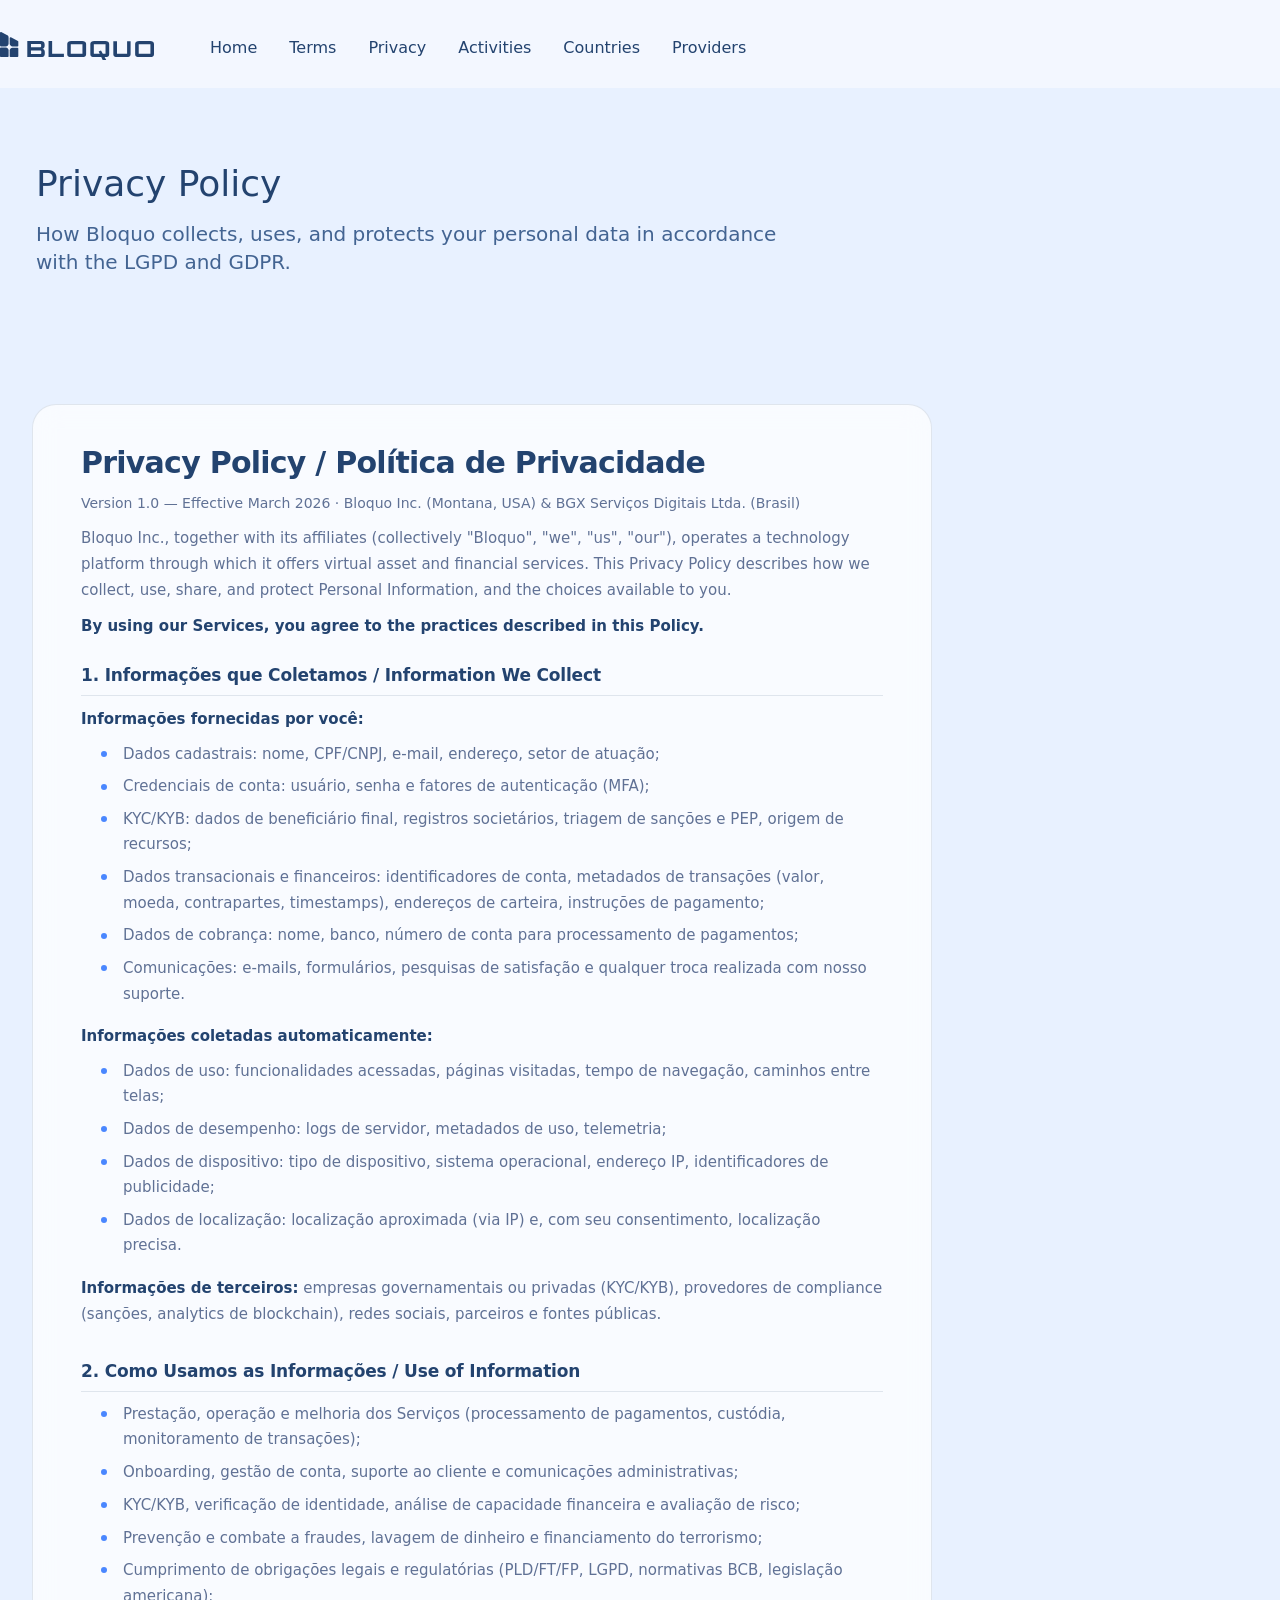
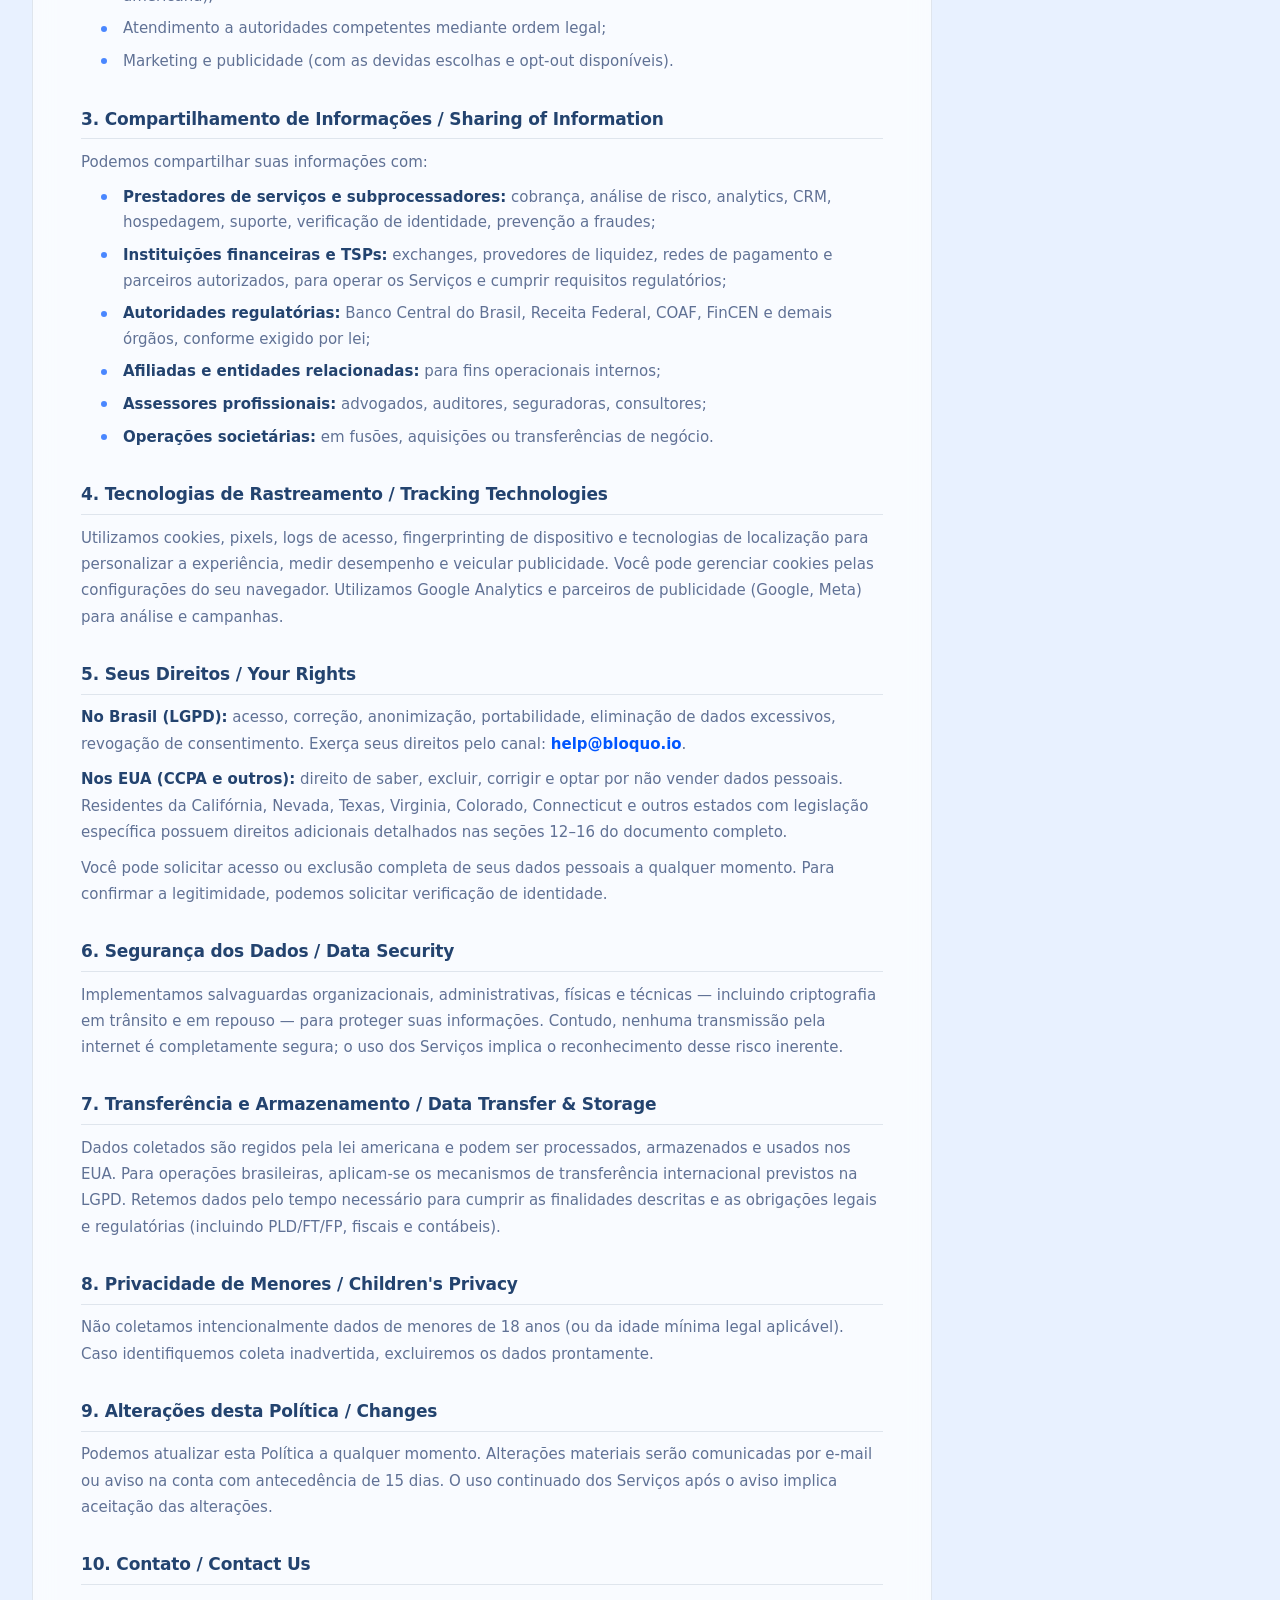
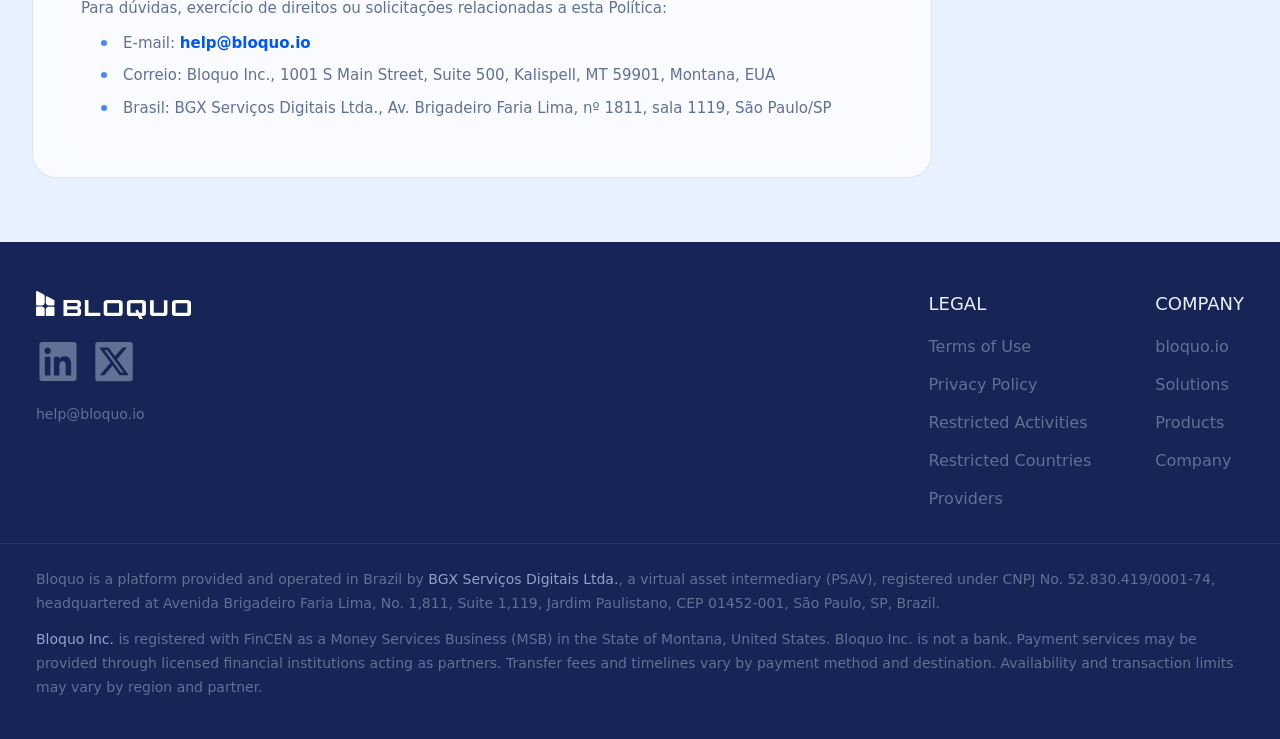
<file: privacy-policy.html>
<!doctype html>
<html lang="en">
<head>
  <meta charset="utf-8"/>
  <meta name="viewport" content="width=device-width, initial-scale=1"/>
  <title>Privacy Policy — Bloquo Legal</title>
  <link rel="stylesheet" href="styles.css"/>
</head>
<body>
  <div class="container">
    
<header class="fixed top-0 pt-2 left-0 px-4.5 md:px-12 xl:px-0 right-0 z-50 bg-[#F3F7FF]">
  <div class="max-w-7xl mx-auto pl-0">
    <div class="flex items-center justify-between h-16 md:h-20">
      <div class="flex items-center gap-8 md:pl-0">
        <a class="flex items-center transition-opacity duration-300 ease-in-out hover:opacity-80" href="/">
          <img alt="Bloquo Logo" class="h-6 md:h-7 w-auto mb-1 transition-transform duration-300 ease-in-out" draggable="false" src="data:image/svg+xml,%3csvg%20width='154'%20height='28'%20viewBox='0%200%20154%2028'%20fill='none'%20xmlns='http://www.w3.org/2000/svg'%3e%3cg%20clip-path='url(%23clip0_362_6526)'%3e%3cpath%20d='M27.2982%2025.04V9.04001H40.5891C41.2258%209.04001%2041.7829%209.04001%2042.2605%209.20001C42.738%209.28001%2043.1359%209.52001%2043.5338%209.76001C43.8522%2010%2044.1705%2010.4%2044.3297%2010.88C44.4889%2011.36%2044.6481%2011.92%2044.6481%2012.64V13.68C44.6481%2014.48%2044.4889%2015.2%2044.091%2015.68C43.7726%2016.24%2043.2155%2016.56%2042.4992%2016.8C43.2951%2017.04%2043.9318%2017.44%2044.2501%2018C44.6481%2018.56%2044.8072%2019.36%2044.8072%2020.32V21.44C44.8072%2022.16%2044.7276%2022.8%2044.4889%2023.28C44.3297%2023.76%2044.0114%2024.16%2043.693%2024.4C43.3747%2024.64%2042.8972%2024.88%2042.4196%2024.96C41.9421%2025.04%2041.385%2025.12%2040.7483%2025.12L27.2982%2025.04ZM30.9592%2022H40.1116C40.5096%2022%2040.7483%2021.92%2040.9871%2021.76C41.1462%2021.6%2041.3054%2021.28%2041.3054%2020.96V19.44C41.3054%2019.04%2041.2258%2018.72%2040.9871%2018.64C40.8279%2018.48%2040.5096%2018.4%2040.1116%2018.4H30.9592V22ZM30.9592%2015.36H39.9525C40.3504%2015.36%2040.5891%2015.36%2040.8279%2015.12C40.9871%2014.96%2041.1462%2014.72%2041.1462%2014.32V13.12C41.1462%2012.8%2041.0667%2012.48%2040.8279%2012.32C40.6687%2012.16%2040.3504%2012.08%2039.9525%2012.08H30.9592V15.36Z'%20fill='%2323436F'/%3e%3cpath%20d='M48.5478%2025.04V9.04001H52.1292V21.76H63.908V25.04H48.5478Z'%20fill='%2323436F'/%3e%3cpath%20d='M67.2506%2012.24C67.2506%2010.96%2067.6486%2010.08%2068.3649%209.68001C69.0811%209.28001%2070.0362%209.04001%2071.23%209.04001H82.1333C83.3271%209.04001%2084.2822%209.28001%2084.9984%209.68001C85.7147%2010.08%2086.1127%2010.96%2086.1127%2012.24V21.76C86.1127%2023.12%2085.7943%2024%2085.078%2024.48C84.3618%2024.88%2083.4067%2025.12%2082.1333%2025.12H71.23C69.9566%2025.12%2069.0015%2024.88%2068.2853%2024.48C67.569%2024.08%2067.2506%2023.2%2067.2506%2021.84V12.32V12.24ZM70.7525%2012.24V21.84H82.4517V12.24H70.7525Z'%20fill='%2323436F'/%3e%3cpath%20d='M90.3307%2012.24C90.3307%2010.96%2090.7287%2010.08%2091.445%209.68001C92.1612%209.28001%2093.1163%209.04001%2094.3101%209.04001H105.213C106.407%209.04001%20107.362%209.28001%20108.079%209.68001C108.795%2010.08%20109.193%2010.96%20109.193%2012.24V21.76C109.193%2023.12%20108.874%2024%20108.158%2024.48C107.442%2024.88%20106.487%2025.12%20105.213%2025.12H94.3101C93.0367%2025.12%2092.0817%2024.88%2091.3654%2024.48C90.6491%2024.08%2090.3307%2023.2%2090.3307%2021.84V12.32V12.24ZM93.8326%2012.24V21.84H105.532V12.24H93.8326ZM102.667%2028L98.6873%2019.52L100.995%2018.4L106.248%2028H102.746H102.667Z'%20fill='%2323436F'/%3e%3cpath%20d='M113.49%209.2H116.992V21.76H127.1V9.2H130.602V21.76C130.602%2023.12%20130.283%2024%20129.567%2024.48C128.851%2024.88%20127.896%2025.12%20126.622%2025.12H117.311C116.674%2025.12%20116.196%2025.12%20115.639%2024.96C115.162%2024.88%20114.764%2024.72%20114.366%2024.48C114.048%2024.24%20113.729%2023.92%20113.57%2023.44C113.411%2023.04%20113.331%2022.48%20113.331%2021.76V9.2H113.49Z'%20fill='%2323436F'/%3e%3cpath%20d='M135.138%2012.24C135.138%2010.96%20135.536%2010.08%20136.252%209.68001C136.968%209.28001%20137.924%209.04001%20139.117%209.04001H150.021C151.214%209.04001%20152.17%209.28001%20152.886%209.68001C153.602%2010.08%20154%2010.96%20154%2012.24V21.76C154%2023.12%20153.682%2024%20152.965%2024.48C152.249%2024.88%20151.294%2025.12%20150.021%2025.12H139.117C137.844%2025.12%20136.889%2024.88%20136.173%2024.48C135.456%2024.08%20135.138%2023.2%20135.138%2021.84V12.32V12.24ZM138.719%2012.24V21.84H150.419V12.24H138.719Z'%20fill='%2323436F'/%3e%3cpath%20d='M0%2016.4C0%2015.92%200.318346%2015.6%200.795866%2015.6H5.73023H5.88941C7.40155%2015.68%208.59535%2016.96%208.59535%2018.48V24.24C8.59535%2024.72%208.277%2025.04%207.79948%2025.04H0.795866C0.318346%2025.04%200%2024.72%200%2024.24V16.4Z'%20fill='%2323436F'/%3e%3cpath%20d='M18.3049%2024.32C18.3049%2024.8%2017.9866%2025.12%2017.509%2025.12H10.5054C10.0279%2025.12%209.70956%2024.8%209.70956%2024.32V18.56C9.70956%2016.96%2010.9829%2015.68%2012.5747%2015.68H17.509C17.9866%2015.68%2018.3049%2016%2018.3049%2016.48V24.32Z'%20fill='%2323436F'/%3e%3cpath%20d='M7.32196%203.36008C8.11783%203.76008%208.59535%204.56008%208.59535%205.44008V11.5201V11.6801C8.51576%2013.2001%207.24238%2014.4001%205.73023%2014.4001H0.795866C0.318346%2014.4001%200%2014.0801%200%2013.6001V0.800081C0%200.160081%200.636693%20-0.15992%201.1938%200.0800805L7.32196%203.36008Z'%20fill='%2323436F'/%3e%3cpath%20d='M17.907%209.04C18.1457%209.2%2018.3049%209.44%2018.3049%209.76V13.68C18.3049%2014.16%2017.9866%2014.48%2017.509%2014.48H12.5747H12.4155C10.9829%2014.4%209.78915%2013.2%209.70956%2011.76V11.6V6C9.70956%205.36%2010.3463%205.04%2010.9034%205.28L17.907%209.04Z'%20fill='%2323436F'/%3e%3c/g%3e%3cdefs%3e%3cclipPath%20id='clip0_362_6526'%3e%3crect%20width='154'%20height='28'%20fill='white'/%3e%3c/clipPath%3e%3c/defs%3e%3c/svg%3e">
        </a>
        <nav class="hidden md:flex md:pl-6 items-center gap-8">
          <a href="index.html" class="text-[#23436F] cursor-pointer hover:text-[#0055FF] transition-colors duration-300 ease-in-out font-medium">Home</a>
          <a href="terms-of-service.html" class="text-[#23436F] cursor-pointer hover:text-[#0055FF] transition-colors duration-300 ease-in-out font-medium">Terms</a>
          <a href="privacy-policy.html" class="text-[#23436F] cursor-pointer hover:text-[#0055FF] transition-colors duration-300 ease-in-out font-medium">Privacy</a>
          <a href="restricted-activities.html" class="text-[#23436F] cursor-pointer hover:text-[#0055FF] transition-colors duration-300 ease-in-out font-medium">Activities</a>
          <a href="restricted-locations.html" class="text-[#23436F] cursor-pointer hover:text-[#0055FF] transition-colors duration-300 ease-in-out font-medium">Countries</a>
          <a href="providers.html" class="text-[#23436F] cursor-pointer hover:text-[#0055FF] transition-colors duration-300 ease-in-out font-medium">Providers</a>
        </nav>
      </div>
    </div>
  </div>
</header>
<div style="height:100px"></div>


</div><!-- /container -->

<div class="page-hero">
  <div class="page-hero__inner">
    <h2>Privacy Policy</h2>
    <p>How Bloquo collects, uses, and protects your personal data in accordance with the LGPD and GDPR.</p>
  </div>
</div>

<div class="container" style="padding-top:0">
<section>
  <h2>Privacy Policy / Política de Privacidade</h2>
  <p class=meta>Version 1.0 — Effective March 2026 · Bloquo Inc. (Montana, USA) &amp; BGX Serviços Digitais Ltda. (Brasil)</p>
  <p>Bloquo Inc., together with its affiliates (collectively "Bloquo", "we", "us", "our"), operates a technology platform through which it offers virtual asset and financial services. This Privacy Policy describes how we collect, use, share, and protect Personal Information, and the choices available to you.</p>
  <p><strong>By using our Services, you agree to the practices described in this Policy.</strong></p>

  <h3>1. Informações que Coletamos / Information We Collect</h3>
  <p><strong>Informações fornecidas por você:</strong></p>
  <ul>
    <li>Dados cadastrais: nome, CPF/CNPJ, e-mail, endereço, setor de atuação;</li>
    <li>Credenciais de conta: usuário, senha e fatores de autenticação (MFA);</li>
    <li>KYC/KYB: dados de beneficiário final, registros societários, triagem de sanções e PEP, origem de recursos;</li>
    <li>Dados transacionais e financeiros: identificadores de conta, metadados de transações (valor, moeda, contrapartes, timestamps), endereços de carteira, instruções de pagamento;</li>
    <li>Dados de cobrança: nome, banco, número de conta para processamento de pagamentos;</li>
    <li>Comunicações: e-mails, formulários, pesquisas de satisfação e qualquer troca realizada com nosso suporte.</li>
  </ul>
  <p><strong>Informações coletadas automaticamente:</strong></p>
  <ul>
    <li>Dados de uso: funcionalidades acessadas, páginas visitadas, tempo de navegação, caminhos entre telas;</li>
    <li>Dados de desempenho: logs de servidor, metadados de uso, telemetria;</li>
    <li>Dados de dispositivo: tipo de dispositivo, sistema operacional, endereço IP, identificadores de publicidade;</li>
    <li>Dados de localização: localização aproximada (via IP) e, com seu consentimento, localização precisa.</li>
  </ul>
  <p><strong>Informações de terceiros:</strong> empresas governamentais ou privadas (KYC/KYB), provedores de compliance (sanções, analytics de blockchain), redes sociais, parceiros e fontes públicas.</p>

  <h3>2. Como Usamos as Informações / Use of Information</h3>
  <ul>
    <li>Prestação, operação e melhoria dos Serviços (processamento de pagamentos, custódia, monitoramento de transações);</li>
    <li>Onboarding, gestão de conta, suporte ao cliente e comunicações administrativas;</li>
    <li>KYC/KYB, verificação de identidade, análise de capacidade financeira e avaliação de risco;</li>
    <li>Prevenção e combate a fraudes, lavagem de dinheiro e financiamento do terrorismo;</li>
    <li>Cumprimento de obrigações legais e regulatórias (PLD/FT/FP, LGPD, normativas BCB, legislação americana);</li>
    <li>Atendimento a autoridades competentes mediante ordem legal;</li>
    <li>Marketing e publicidade (com as devidas escolhas e opt-out disponíveis).</li>
  </ul>

  <h3>3. Compartilhamento de Informações / Sharing of Information</h3>
  <p>Podemos compartilhar suas informações com:</p>
  <ul>
    <li><strong>Prestadores de serviços e subprocessadores:</strong> cobrança, análise de risco, analytics, CRM, hospedagem, suporte, verificação de identidade, prevenção a fraudes;</li>
    <li><strong>Instituições financeiras e TSPs:</strong> exchanges, provedores de liquidez, redes de pagamento e parceiros autorizados, para operar os Serviços e cumprir requisitos regulatórios;</li>
    <li><strong>Autoridades regulatórias:</strong> Banco Central do Brasil, Receita Federal, COAF, FinCEN e demais órgãos, conforme exigido por lei;</li>
    <li><strong>Afiliadas e entidades relacionadas:</strong> para fins operacionais internos;</li>
    <li><strong>Assessores profissionais:</strong> advogados, auditores, seguradoras, consultores;</li>
    <li><strong>Operações societárias:</strong> em fusões, aquisições ou transferências de negócio.</li>
  </ul>

  <h3>4. Tecnologias de Rastreamento / Tracking Technologies</h3>
  <p>Utilizamos cookies, pixels, logs de acesso, fingerprinting de dispositivo e tecnologias de localização para personalizar a experiência, medir desempenho e veicular publicidade. Você pode gerenciar cookies pelas configurações do seu navegador. Utilizamos Google Analytics e parceiros de publicidade (Google, Meta) para análise e campanhas.</p>

  <h3>5. Seus Direitos / Your Rights</h3>
  <p><strong>No Brasil (LGPD):</strong> acesso, correção, anonimização, portabilidade, eliminação de dados excessivos, revogação de consentimento. Exerça seus direitos pelo canal: <a href="mailto:help@bloquo.io">help@bloquo.io</a>.</p>
  <p><strong>Nos EUA (CCPA e outros):</strong> direito de saber, excluir, corrigir e optar por não vender dados pessoais. Residentes da Califórnia, Nevada, Texas, Virginia, Colorado, Connecticut e outros estados com legislação específica possuem direitos adicionais detalhados nas seções 12–16 do documento completo.</p>
  <p>Você pode solicitar acesso ou exclusão completa de seus dados pessoais a qualquer momento. Para confirmar a legitimidade, podemos solicitar verificação de identidade.</p>

  <h3>6. Segurança dos Dados / Data Security</h3>
  <p>Implementamos salvaguardas organizacionais, administrativas, físicas e técnicas — incluindo criptografia em trânsito e em repouso — para proteger suas informações. Contudo, nenhuma transmissão pela internet é completamente segura; o uso dos Serviços implica o reconhecimento desse risco inerente.</p>

  <h3>7. Transferência e Armazenamento / Data Transfer &amp; Storage</h3>
  <p>Dados coletados são regidos pela lei americana e podem ser processados, armazenados e usados nos EUA. Para operações brasileiras, aplicam-se os mecanismos de transferência internacional previstos na LGPD. Retemos dados pelo tempo necessário para cumprir as finalidades descritas e as obrigações legais e regulatórias (incluindo PLD/FT/FP, fiscais e contábeis).</p>

  <h3>8. Privacidade de Menores / Children's Privacy</h3>
  <p>Não coletamos intencionalmente dados de menores de 18 anos (ou da idade mínima legal aplicável). Caso identifiquemos coleta inadvertida, excluiremos os dados prontamente.</p>

  <h3>9. Alterações desta Política / Changes</h3>
  <p>Podemos atualizar esta Política a qualquer momento. Alterações materiais serão comunicadas por e-mail ou aviso na conta com antecedência de 15 dias. O uso continuado dos Serviços após o aviso implica aceitação das alterações.</p>

  <h3>10. Contato / Contact Us</h3>
  <p>Para dúvidas, exercício de direitos ou solicitações relacionadas a esta Política:</p>
  <ul>
    <li>E-mail: <a href="mailto:help@bloquo.io">help@bloquo.io</a></li>
    <li>Correio: Bloquo Inc., 1001 S Main Street, Suite 500, Kalispell, MT 59901, Montana, EUA</li>
    <li>Brasil: BGX Serviços Digitais Ltda., Av. Brigadeiro Faria Lima, nº 1811, sala 1119, São Paulo/SP</li>
  </ul>
</section>
    


  </div>

<footer class="site-footer">
  <div class="site-footer__inner">
    <div class="site-footer__brand">
      <a href="https://bloquo.io" class="site-footer__logo-link">
        <img src="data:image/svg+xml,%3csvg%20width='154'%20height='28'%20viewBox='0%200%20154%2028'%20fill='none'%20xmlns='http://www.w3.org/2000/svg'%3e%3cg%20clip-path='url(%23clip0_362_6526)'%3e%3cpath%20d='M27.2982%2025.04V9.04001H40.5891C41.2258%209.04001%2041.7829%209.04001%2042.2605%209.20001C42.738%209.28001%2043.1359%209.52001%2043.5338%209.76001C43.8522%2010%2044.1705%2010.4%2044.3297%2010.88C44.4889%2011.36%2044.6481%2011.92%2044.6481%2012.64V13.68C44.6481%2014.48%2044.4889%2015.2%2044.091%2015.68C43.7726%2016.24%2043.2155%2016.56%2042.4992%2016.8C43.2951%2017.04%2043.9318%2017.44%2044.2501%2018C44.6481%2018.56%2044.8072%2019.36%2044.8072%2020.32V21.44C44.8072%2022.16%2044.7276%2022.8%2044.4889%2023.28C44.3297%2023.76%2044.0114%2024.16%2043.693%2024.4C43.3747%2024.64%2042.8972%2024.88%2042.4196%2024.96C41.9421%2025.04%2041.385%2025.12%2040.7483%2025.12L27.2982%2025.04ZM30.9592%2022H40.1116C40.5096%2022%2040.7483%2021.92%2040.9871%2021.76C41.1462%2021.6%2041.3054%2021.28%2041.3054%2020.96V19.44C41.3054%2019.04%2041.2258%2018.72%2040.9871%2018.64C40.8279%2018.48%2040.5096%2018.4%2040.1116%2018.4H30.9592V22ZM30.9592%2015.36H39.9525C40.3504%2015.36%2040.5891%2015.36%2040.8279%2015.12C40.9871%2014.96%2041.1462%2014.72%2041.1462%2014.32V13.12C41.1462%2012.8%2041.0667%2012.48%2040.8279%2012.32C40.6687%2012.16%2040.3504%2012.08%2039.9525%2012.08H30.9592V15.36Z'%20fill='%2323436F'/%3e%3cpath%20d='M48.5478%2025.04V9.04001H52.1292V21.76H63.908V25.04H48.5478Z'%20fill='%2323436F'/%3e%3cpath%20d='M67.2506%2012.24C67.2506%2010.96%2067.6486%2010.08%2068.3649%209.68001C69.0811%209.28001%2070.0362%209.04001%2071.23%209.04001H82.1333C83.3271%209.04001%2084.2822%209.28001%2084.9984%209.68001C85.7147%2010.08%2086.1127%2010.96%2086.1127%2012.24V21.76C86.1127%2023.12%2085.7943%2024%2085.078%2024.48C84.3618%2024.88%2083.4067%2025.12%2082.1333%2025.12H71.23C69.9566%2025.12%2069.0015%2024.88%2068.2853%2024.48C67.569%2024.08%2067.2506%2023.2%2067.2506%2021.84V12.32V12.24ZM70.7525%2012.24V21.84H82.4517V12.24H70.7525Z'%20fill='%2323436F'/%3e%3cpath%20d='M90.3307%2012.24C90.3307%2010.96%2090.7287%2010.08%2091.445%209.68001C92.1612%209.28001%2093.1163%209.04001%2094.3101%209.04001H105.213C106.407%209.04001%20107.362%209.28001%20108.079%209.68001C108.795%2010.08%20109.193%2010.96%20109.193%2012.24V21.76C109.193%2023.12%20108.874%2024%20108.158%2024.48C107.442%2024.88%20106.487%2025.12%20105.213%2025.12H94.3101C93.0367%2025.12%2092.0817%2024.88%2091.3654%2024.48C90.6491%2024.08%2090.3307%2023.2%2090.3307%2021.84V12.32V12.24ZM93.8326%2012.24V21.84H105.532V12.24H93.8326ZM102.667%2028L98.6873%2019.52L100.995%2018.4L106.248%2028H102.746H102.667Z'%20fill='%2323436F'/%3e%3cpath%20d='M113.49%209.2H116.992V21.76H127.1V9.2H130.602V21.76C130.602%2023.12%20130.283%2024%20129.567%2024.48C128.851%2024.88%20127.896%2025.12%20126.622%2025.12H117.311C116.674%2025.12%20116.196%2025.12%20115.639%2024.96C115.162%2024.88%20114.764%2024.72%20114.366%2024.48C114.048%2024.24%20113.729%2023.92%20113.57%2023.44C113.411%2023.04%20113.331%2022.48%20113.331%2021.76V9.2H113.49Z'%20fill='%2323436F'/%3e%3cpath%20d='M135.138%2012.24C135.138%2010.96%20135.536%2010.08%20136.252%209.68001C136.968%209.28001%20137.924%209.04001%20139.117%209.04001H150.021C151.214%209.04001%20152.17%209.28001%20152.886%209.68001C153.602%2010.08%20154%2010.96%20154%2012.24V21.76C154%2023.12%20153.682%2024%20152.965%2024.48C152.249%2024.88%20151.294%2025.12%20150.021%2025.12H139.117C137.844%2025.12%20136.889%2024.88%20136.173%2024.48C135.456%2024.08%20135.138%2023.2%20135.138%2021.84V12.32V12.24ZM138.719%2012.24V21.84H150.419V12.24H138.719Z'%20fill='%2323436F'/%3e%3cpath%20d='M0%2016.4C0%2015.92%200.318346%2015.6%200.795866%2015.6H5.73023H5.88941C7.40155%2015.68%208.59535%2016.96%208.59535%2018.48V24.24C8.59535%2024.72%208.277%2025.04%207.79948%2025.04H0.795866C0.318346%2025.04%200%2024.72%200%2024.24V16.4Z'%20fill='%2323436F'/%3e%3cpath%20d='M18.3049%2024.32C18.3049%2024.8%2017.9866%2025.12%2017.509%2025.12H10.5054C10.0279%2025.12%209.70956%2024.8%209.70956%2024.32V18.56C9.70956%2016.96%2010.9829%2015.68%2012.5747%2015.68H17.509C17.9866%2015.68%2018.3049%2016%2018.3049%2016.48V24.32Z'%20fill='%2323436F'/%3e%3cpath%20d='M7.32196%203.36008C8.11783%203.76008%208.59535%204.56008%208.59535%205.44008V11.5201V11.6801C8.51576%2013.2001%207.24238%2014.4001%205.73023%2014.4001H0.795866C0.318346%2014.4001%200%2014.0801%200%2013.6001V0.800081C0%200.160081%200.636693%20-0.15992%201.1938%200.0800805L7.32196%203.36008Z'%20fill='%2323436F'/%3e%3cpath%20d='M17.907%209.04C18.1457%209.2%2018.3049%209.44%2018.3049%209.76V13.68C18.3049%2014.16%2017.9866%2014.48%2017.509%2014.48H12.5747H12.4155C10.9829%2014.4%209.78915%2013.2%209.70956%2011.76V11.6V6C9.70956%205.36%2010.3463%205.04%2010.9034%205.28L17.907%209.04Z'%20fill='%2323436F'/%3e%3c/g%3e%3cdefs%3e%3cclipPath%20id='clip0_362_6526'%3e%3crect%20width='154'%20height='28'%20fill='white'/%3e%3c/clipPath%3e%3c/defs%3e%3c/svg%3e" alt="Bloquo" class="site-footer__logo">
      </a>
      <div class="site-footer__social">
        <a href="https://www.linkedin.com/company/bloquo-inc/" target="_blank" rel="noopener" aria-label="LinkedIn" class="site-footer__social-icon">
          <img alt="LinkedIn" src="data:image/svg+xml,%3csvg%20width='29'%20height='31'%20viewBox='0%200%2029%2031'%20fill='none'%20xmlns='http://www.w3.org/2000/svg'%3e%3cg%20clip-path='url(%23clip0_639_62)'%3e%3cpath%20d='M26.8533%200H2.14102C0.957227%200%200%200.9786%200%202.18851V28.1718C0%2029.3817%200.957227%2030.3663%202.14102%2030.3663H26.8533C28.0371%2030.3663%2029%2029.3817%2029%2028.1778V2.18851C29%200.9786%2028.0371%200%2026.8533%200ZM8.60371%2025.8766H4.29902V11.3814H8.60371V25.8766ZM6.45137%209.40642C5.06934%209.40642%203.95352%208.23803%203.95352%206.79682C3.95352%205.35561%205.06934%204.18722%206.45137%204.18722C7.82773%204.18722%208.94355%205.35561%208.94355%206.79682C8.94355%208.2321%207.82773%209.40642%206.45137%209.40642ZM24.7123%2025.8766H20.4133V18.8306C20.4133%2017.1522%2020.385%2014.9874%2018.176%2014.9874C15.9387%2014.9874%2015.5988%2016.8201%2015.5988%2018.712V25.8766H11.3055V11.3814H15.4289V13.3623H15.4855C16.0576%2012.2236%2017.4623%2011.0196%2019.5523%2011.0196C23.908%2011.0196%2024.7123%2014.0207%2024.7123%2017.9232V25.8766V25.8766Z'%20fill='%23607195'/%3e%3c/g%3e%3cdefs%3e%3cclipPath%20id='clip0_639_62'%3e%3crect%20width='29'%20height='30.3663'%20fill='white'/%3e%3c/clipPath%3e%3c/defs%3e%3c/svg%3e" class="site-footer__social-img">
        </a>
        <a href="https://x.com/bloquo_io" target="_blank" rel="noopener" aria-label="X (Twitter)" class="site-footer__social-icon">
          <img alt="X" src="data:image/svg+xml,%3csvg%20width='29'%20height='31'%20viewBox='0%200%2029%2031'%20fill='none'%20xmlns='http://www.w3.org/2000/svg'%3e%3crect%20width='29'%20height='30.3663'%20rx='2'%20fill='%23607195'/%3e%3cpath%20d='M21.09%204.1709H24.604L16.9269%2013.3588L25.9584%2025.8614H18.8868L13.348%2018.2786L7.01044%2025.8614H3.49428L11.7057%2016.0339L3.04175%204.1709H10.2929L15.2995%2011.1018L21.09%204.1709ZM19.8567%2023.6589H21.8038L9.23487%206.25763H7.14535L19.8567%2023.6589Z'%20fill='%23162456'/%3e%3c/svg%3e" class="site-footer__social-img">
        </a>
      </div>
      <a href="mailto:help@bloquo.io" class="site-footer__email">help@bloquo.io</a>
    </div>
    <div class="site-footer__nav">
      <div class="site-footer__nav-col">
        <span class="site-footer__nav-heading">LEGAL</span>
        <a href="terms-of-service.html" class="site-footer__nav-link">Terms of Use</a>
        <a href="privacy-policy.html" class="site-footer__nav-link">Privacy Policy</a>
        <a href="restricted-activities.html" class="site-footer__nav-link">Restricted Activities</a>
        <a href="restricted-locations.html" class="site-footer__nav-link">Restricted Countries</a>
        <a href="providers.html" class="site-footer__nav-link">Providers</a>
      </div>
      <div class="site-footer__nav-col">
        <span class="site-footer__nav-heading">COMPANY</span>
        <a href="https://bloquo.io" class="site-footer__nav-link">bloquo.io</a>
        <a href="https://bloquo.io/#solutions" class="site-footer__nav-link">Solutions</a>
        <a href="https://bloquo.io/#products" class="site-footer__nav-link">Products</a>
        <a href="https://bloquo.io/company" class="site-footer__nav-link">Company</a>
      </div>
    </div>
  </div>
  <div class="site-footer__legal">
    <p>Bloquo is a platform provided and operated in Brazil by <strong>BGX Serviços Digitais Ltda.</strong>, a virtual asset intermediary (PSAV), registered under CNPJ No. 52.830.419/0001-74, headquartered at Avenida Brigadeiro Faria Lima, No. 1,811, Suite 1,119, Jardim Paulistano, CEP 01452-001, São Paulo, SP, Brazil.</p>
    <p><strong>Bloquo Inc.</strong> is registered with FinCEN as a Money Services Business (MSB) in the State of Montana, United States. Bloquo Inc. is not a bank. Payment services may be provided through licensed financial institutions acting as partners. Transfer fees and timelines vary by payment method and destination. Availability and transaction limits may vary by region and partner.</p>
  </div>
</footer>
</body>
</html>
</file>
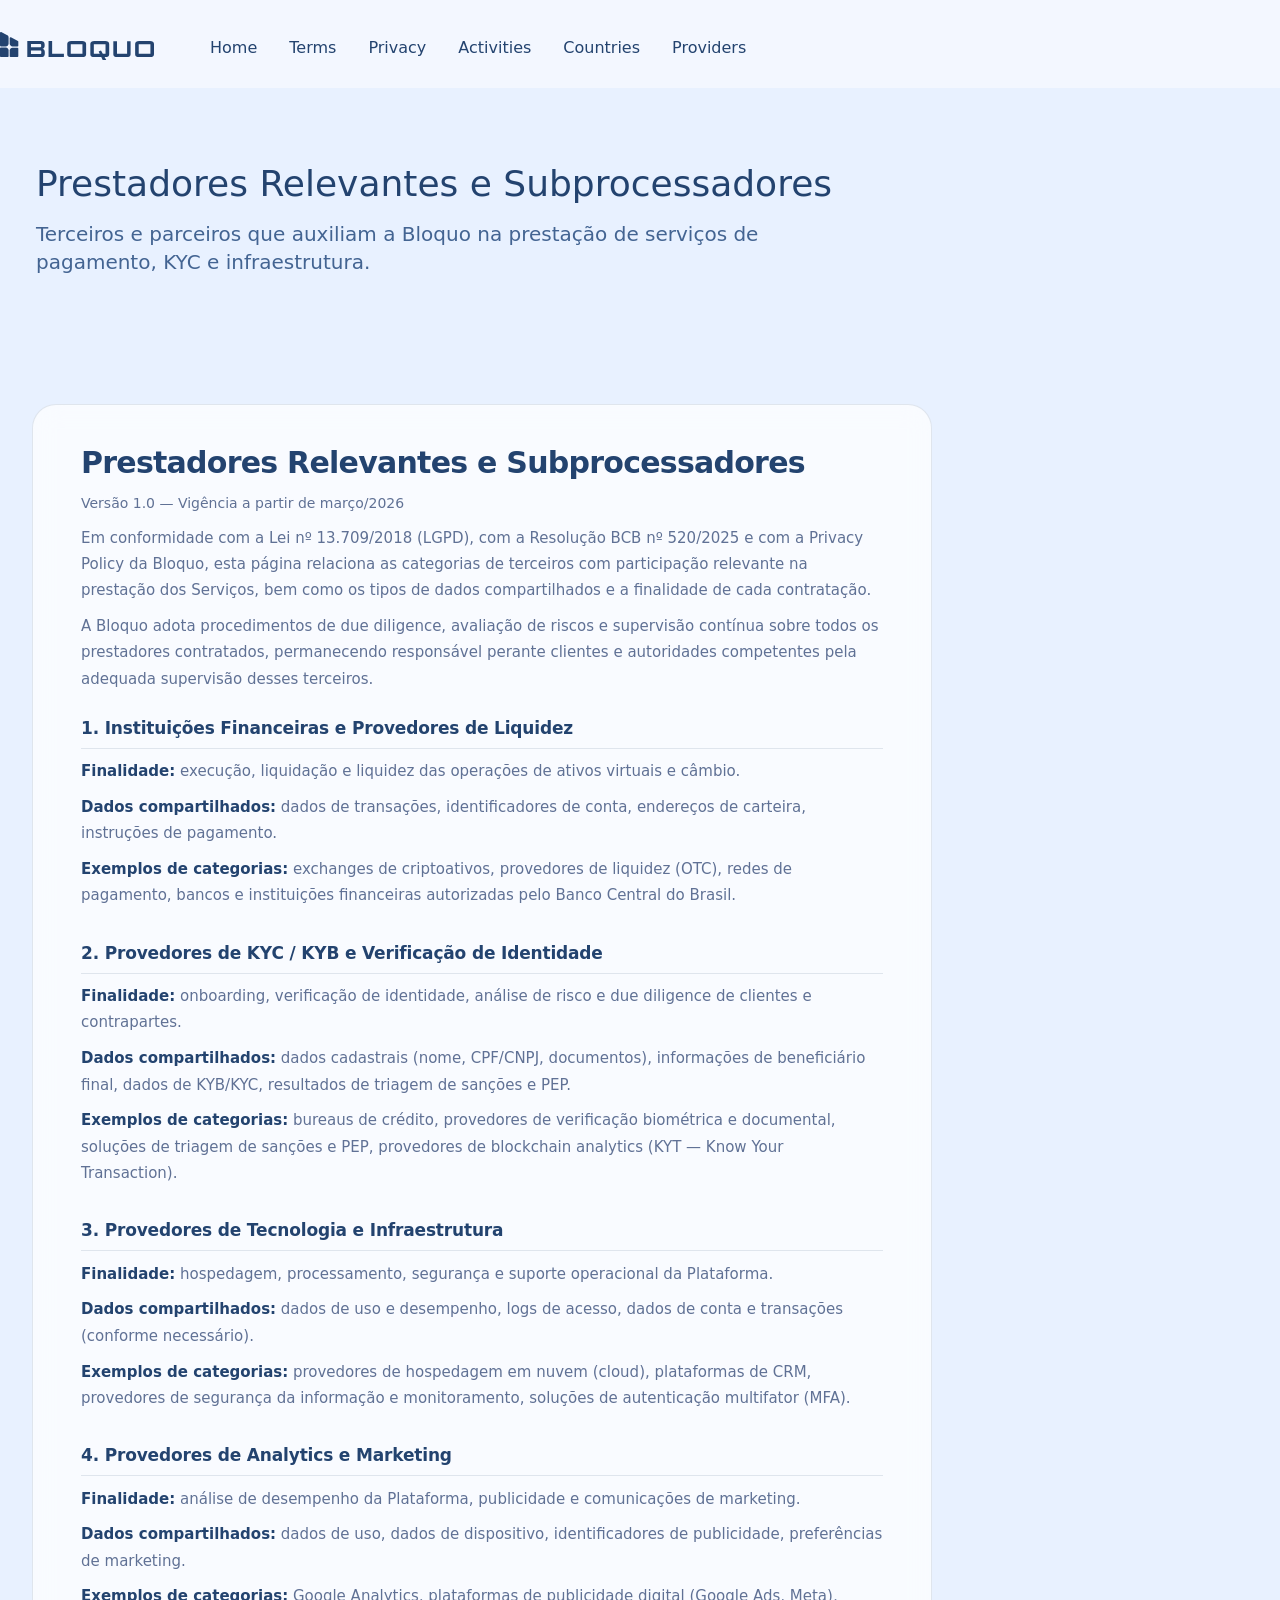
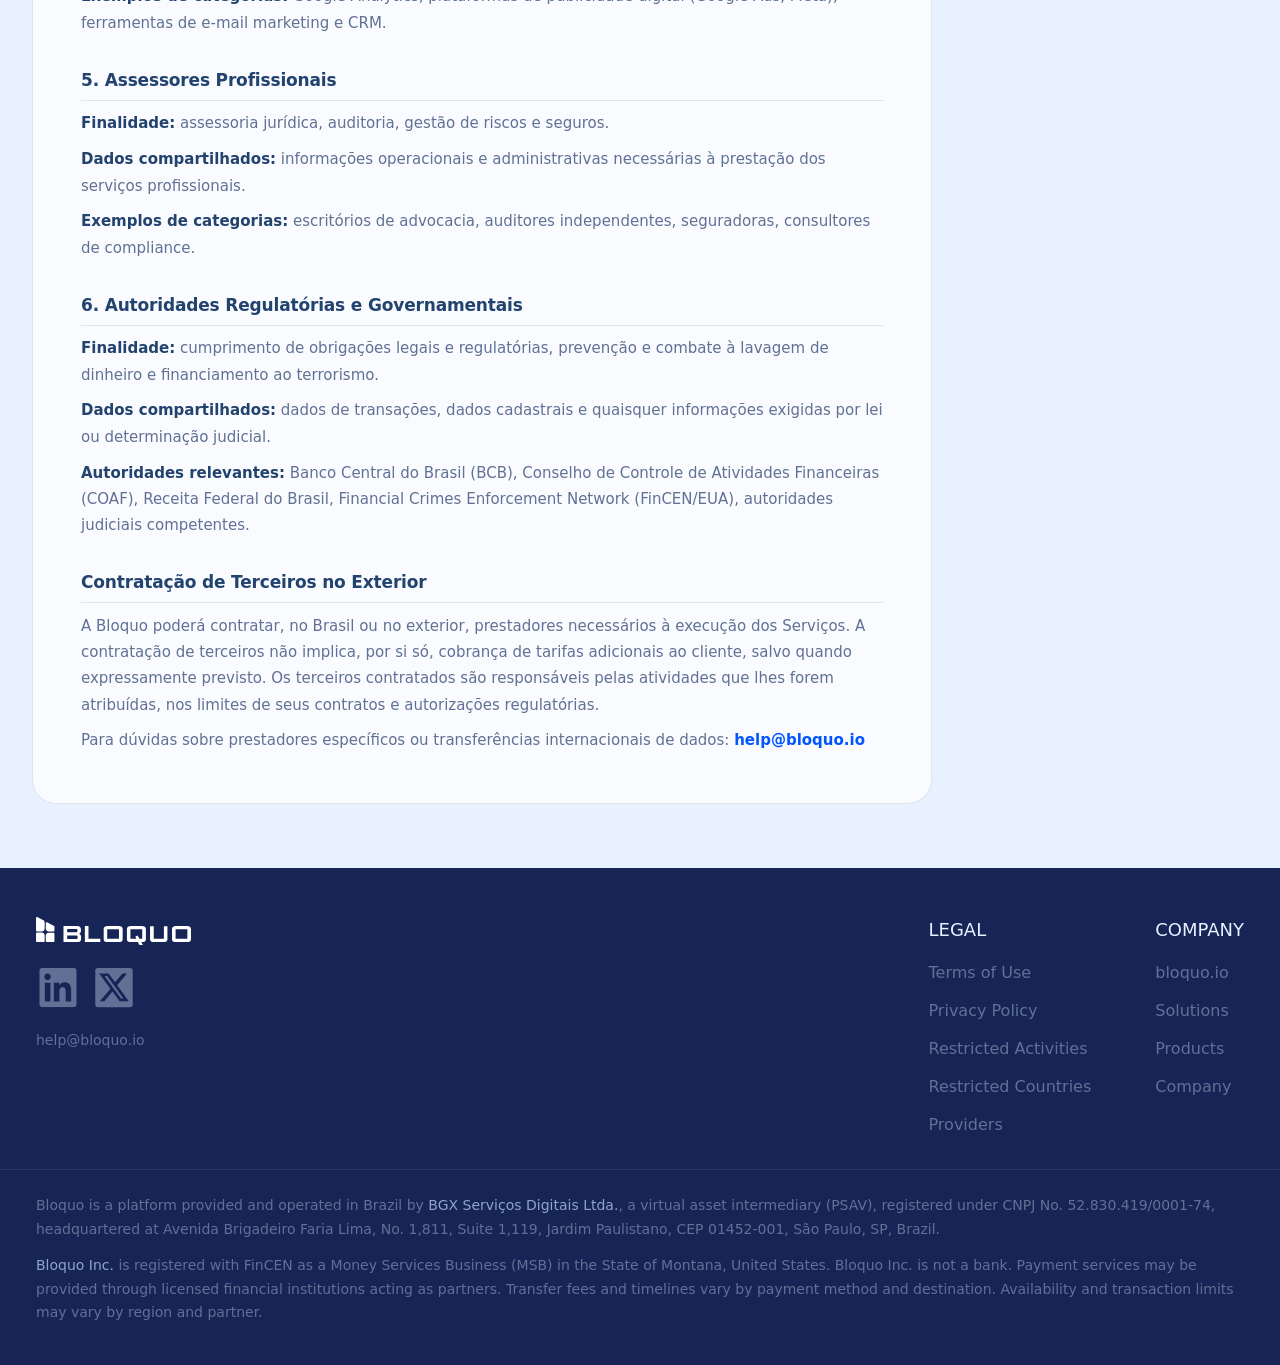
<file: providers.html>
<!doctype html>
<html lang="en">
<head>
  <meta charset="utf-8"/>
  <meta name="viewport" content="width=device-width, initial-scale=1"/>
  <title>Relevant Providers — Bloquo Legal</title>
  <link rel="stylesheet" href="styles.css"/>
</head>
<body>
  <div class="container">
    
<header class="fixed top-0 pt-2 left-0 px-4.5 md:px-12 xl:px-0 right-0 z-50 bg-[#F3F7FF]">
  <div class="max-w-7xl mx-auto pl-0">
    <div class="flex items-center justify-between h-16 md:h-20">
      <div class="flex items-center gap-8 md:pl-0">
        <a class="flex items-center transition-opacity duration-300 ease-in-out hover:opacity-80" href="/">
          <img alt="Bloquo Logo" class="h-6 md:h-7 w-auto mb-1 transition-transform duration-300 ease-in-out" draggable="false" src="data:image/svg+xml,%3csvg%20width='154'%20height='28'%20viewBox='0%200%20154%2028'%20fill='none'%20xmlns='http://www.w3.org/2000/svg'%3e%3cg%20clip-path='url(%23clip0_362_6526)'%3e%3cpath%20d='M27.2982%2025.04V9.04001H40.5891C41.2258%209.04001%2041.7829%209.04001%2042.2605%209.20001C42.738%209.28001%2043.1359%209.52001%2043.5338%209.76001C43.8522%2010%2044.1705%2010.4%2044.3297%2010.88C44.4889%2011.36%2044.6481%2011.92%2044.6481%2012.64V13.68C44.6481%2014.48%2044.4889%2015.2%2044.091%2015.68C43.7726%2016.24%2043.2155%2016.56%2042.4992%2016.8C43.2951%2017.04%2043.9318%2017.44%2044.2501%2018C44.6481%2018.56%2044.8072%2019.36%2044.8072%2020.32V21.44C44.8072%2022.16%2044.7276%2022.8%2044.4889%2023.28C44.3297%2023.76%2044.0114%2024.16%2043.693%2024.4C43.3747%2024.64%2042.8972%2024.88%2042.4196%2024.96C41.9421%2025.04%2041.385%2025.12%2040.7483%2025.12L27.2982%2025.04ZM30.9592%2022H40.1116C40.5096%2022%2040.7483%2021.92%2040.9871%2021.76C41.1462%2021.6%2041.3054%2021.28%2041.3054%2020.96V19.44C41.3054%2019.04%2041.2258%2018.72%2040.9871%2018.64C40.8279%2018.48%2040.5096%2018.4%2040.1116%2018.4H30.9592V22ZM30.9592%2015.36H39.9525C40.3504%2015.36%2040.5891%2015.36%2040.8279%2015.12C40.9871%2014.96%2041.1462%2014.72%2041.1462%2014.32V13.12C41.1462%2012.8%2041.0667%2012.48%2040.8279%2012.32C40.6687%2012.16%2040.3504%2012.08%2039.9525%2012.08H30.9592V15.36Z'%20fill='%2323436F'/%3e%3cpath%20d='M48.5478%2025.04V9.04001H52.1292V21.76H63.908V25.04H48.5478Z'%20fill='%2323436F'/%3e%3cpath%20d='M67.2506%2012.24C67.2506%2010.96%2067.6486%2010.08%2068.3649%209.68001C69.0811%209.28001%2070.0362%209.04001%2071.23%209.04001H82.1333C83.3271%209.04001%2084.2822%209.28001%2084.9984%209.68001C85.7147%2010.08%2086.1127%2010.96%2086.1127%2012.24V21.76C86.1127%2023.12%2085.7943%2024%2085.078%2024.48C84.3618%2024.88%2083.4067%2025.12%2082.1333%2025.12H71.23C69.9566%2025.12%2069.0015%2024.88%2068.2853%2024.48C67.569%2024.08%2067.2506%2023.2%2067.2506%2021.84V12.32V12.24ZM70.7525%2012.24V21.84H82.4517V12.24H70.7525Z'%20fill='%2323436F'/%3e%3cpath%20d='M90.3307%2012.24C90.3307%2010.96%2090.7287%2010.08%2091.445%209.68001C92.1612%209.28001%2093.1163%209.04001%2094.3101%209.04001H105.213C106.407%209.04001%20107.362%209.28001%20108.079%209.68001C108.795%2010.08%20109.193%2010.96%20109.193%2012.24V21.76C109.193%2023.12%20108.874%2024%20108.158%2024.48C107.442%2024.88%20106.487%2025.12%20105.213%2025.12H94.3101C93.0367%2025.12%2092.0817%2024.88%2091.3654%2024.48C90.6491%2024.08%2090.3307%2023.2%2090.3307%2021.84V12.32V12.24ZM93.8326%2012.24V21.84H105.532V12.24H93.8326ZM102.667%2028L98.6873%2019.52L100.995%2018.4L106.248%2028H102.746H102.667Z'%20fill='%2323436F'/%3e%3cpath%20d='M113.49%209.2H116.992V21.76H127.1V9.2H130.602V21.76C130.602%2023.12%20130.283%2024%20129.567%2024.48C128.851%2024.88%20127.896%2025.12%20126.622%2025.12H117.311C116.674%2025.12%20116.196%2025.12%20115.639%2024.96C115.162%2024.88%20114.764%2024.72%20114.366%2024.48C114.048%2024.24%20113.729%2023.92%20113.57%2023.44C113.411%2023.04%20113.331%2022.48%20113.331%2021.76V9.2H113.49Z'%20fill='%2323436F'/%3e%3cpath%20d='M135.138%2012.24C135.138%2010.96%20135.536%2010.08%20136.252%209.68001C136.968%209.28001%20137.924%209.04001%20139.117%209.04001H150.021C151.214%209.04001%20152.17%209.28001%20152.886%209.68001C153.602%2010.08%20154%2010.96%20154%2012.24V21.76C154%2023.12%20153.682%2024%20152.965%2024.48C152.249%2024.88%20151.294%2025.12%20150.021%2025.12H139.117C137.844%2025.12%20136.889%2024.88%20136.173%2024.48C135.456%2024.08%20135.138%2023.2%20135.138%2021.84V12.32V12.24ZM138.719%2012.24V21.84H150.419V12.24H138.719Z'%20fill='%2323436F'/%3e%3cpath%20d='M0%2016.4C0%2015.92%200.318346%2015.6%200.795866%2015.6H5.73023H5.88941C7.40155%2015.68%208.59535%2016.96%208.59535%2018.48V24.24C8.59535%2024.72%208.277%2025.04%207.79948%2025.04H0.795866C0.318346%2025.04%200%2024.72%200%2024.24V16.4Z'%20fill='%2323436F'/%3e%3cpath%20d='M18.3049%2024.32C18.3049%2024.8%2017.9866%2025.12%2017.509%2025.12H10.5054C10.0279%2025.12%209.70956%2024.8%209.70956%2024.32V18.56C9.70956%2016.96%2010.9829%2015.68%2012.5747%2015.68H17.509C17.9866%2015.68%2018.3049%2016%2018.3049%2016.48V24.32Z'%20fill='%2323436F'/%3e%3cpath%20d='M7.32196%203.36008C8.11783%203.76008%208.59535%204.56008%208.59535%205.44008V11.5201V11.6801C8.51576%2013.2001%207.24238%2014.4001%205.73023%2014.4001H0.795866C0.318346%2014.4001%200%2014.0801%200%2013.6001V0.800081C0%200.160081%200.636693%20-0.15992%201.1938%200.0800805L7.32196%203.36008Z'%20fill='%2323436F'/%3e%3cpath%20d='M17.907%209.04C18.1457%209.2%2018.3049%209.44%2018.3049%209.76V13.68C18.3049%2014.16%2017.9866%2014.48%2017.509%2014.48H12.5747H12.4155C10.9829%2014.4%209.78915%2013.2%209.70956%2011.76V11.6V6C9.70956%205.36%2010.3463%205.04%2010.9034%205.28L17.907%209.04Z'%20fill='%2323436F'/%3e%3c/g%3e%3cdefs%3e%3cclipPath%20id='clip0_362_6526'%3e%3crect%20width='154'%20height='28'%20fill='white'/%3e%3c/clipPath%3e%3c/defs%3e%3c/svg%3e">
        </a>
        <nav class="hidden md:flex md:pl-6 items-center gap-8">
          <a href="index.html" class="text-[#23436F] cursor-pointer hover:text-[#0055FF] transition-colors duration-300 ease-in-out font-medium">Home</a>
          <a href="terms-of-service.html" class="text-[#23436F] cursor-pointer hover:text-[#0055FF] transition-colors duration-300 ease-in-out font-medium">Terms</a>
          <a href="privacy-policy.html" class="text-[#23436F] cursor-pointer hover:text-[#0055FF] transition-colors duration-300 ease-in-out font-medium">Privacy</a>
          <a href="restricted-activities.html" class="text-[#23436F] cursor-pointer hover:text-[#0055FF] transition-colors duration-300 ease-in-out font-medium">Activities</a>
          <a href="restricted-locations.html" class="text-[#23436F] cursor-pointer hover:text-[#0055FF] transition-colors duration-300 ease-in-out font-medium">Countries</a>
          <a href="providers.html" class="text-[#23436F] cursor-pointer hover:text-[#0055FF] transition-colors duration-300 ease-in-out font-medium">Providers</a>
        </nav>
      </div>
    </div>
  </div>
</header>
<div style="height:100px"></div>


</div><!-- /container -->

<div class="page-hero">
  <div class="page-hero__inner">
    <h2>Prestadores Relevantes e Subprocessadores</h2>
    <p>Terceiros e parceiros que auxiliam a Bloquo na prestação de serviços de pagamento, KYC e infraestrutura.</p>
  </div>
</div>

<div class="container" style="padding-top:0">
<section>
  <h2>Prestadores Relevantes e Subprocessadores</h2>
  <p class=meta>Versão 1.0 — Vigência a partir de março/2026</p>
  <p>Em conformidade com a Lei nº 13.709/2018 (LGPD), com a Resolução BCB nº 520/2025 e com a Privacy Policy da Bloquo, esta página relaciona as categorias de terceiros com participação relevante na prestação dos Serviços, bem como os tipos de dados compartilhados e a finalidade de cada contratação.</p>
  <p>A Bloquo adota procedimentos de due diligence, avaliação de riscos e supervisão contínua sobre todos os prestadores contratados, permanecendo responsável perante clientes e autoridades competentes pela adequada supervisão desses terceiros.</p>

  <h3>1. Instituições Financeiras e Provedores de Liquidez</h3>
  <p><strong>Finalidade:</strong> execução, liquidação e liquidez das operações de ativos virtuais e câmbio.</p>
  <p><strong>Dados compartilhados:</strong> dados de transações, identificadores de conta, endereços de carteira, instruções de pagamento.</p>
  <p><strong>Exemplos de categorias:</strong> exchanges de criptoativos, provedores de liquidez (OTC), redes de pagamento, bancos e instituições financeiras autorizadas pelo Banco Central do Brasil.</p>

  <h3>2. Provedores de KYC / KYB e Verificação de Identidade</h3>
  <p><strong>Finalidade:</strong> onboarding, verificação de identidade, análise de risco e due diligence de clientes e contrapartes.</p>
  <p><strong>Dados compartilhados:</strong> dados cadastrais (nome, CPF/CNPJ, documentos), informações de beneficiário final, dados de KYB/KYC, resultados de triagem de sanções e PEP.</p>
  <p><strong>Exemplos de categorias:</strong> bureaus de crédito, provedores de verificação biométrica e documental, soluções de triagem de sanções e PEP, provedores de blockchain analytics (KYT — Know Your Transaction).</p>

  <h3>3. Provedores de Tecnologia e Infraestrutura</h3>
  <p><strong>Finalidade:</strong> hospedagem, processamento, segurança e suporte operacional da Plataforma.</p>
  <p><strong>Dados compartilhados:</strong> dados de uso e desempenho, logs de acesso, dados de conta e transações (conforme necessário).</p>
  <p><strong>Exemplos de categorias:</strong> provedores de hospedagem em nuvem (cloud), plataformas de CRM, provedores de segurança da informação e monitoramento, soluções de autenticação multifator (MFA).</p>

  <h3>4. Provedores de Analytics e Marketing</h3>
  <p><strong>Finalidade:</strong> análise de desempenho da Plataforma, publicidade e comunicações de marketing.</p>
  <p><strong>Dados compartilhados:</strong> dados de uso, dados de dispositivo, identificadores de publicidade, preferências de marketing.</p>
  <p><strong>Exemplos de categorias:</strong> Google Analytics, plataformas de publicidade digital (Google Ads, Meta), ferramentas de e-mail marketing e CRM.</p>

  <h3>5. Assessores Profissionais</h3>
  <p><strong>Finalidade:</strong> assessoria jurídica, auditoria, gestão de riscos e seguros.</p>
  <p><strong>Dados compartilhados:</strong> informações operacionais e administrativas necessárias à prestação dos serviços profissionais.</p>
  <p><strong>Exemplos de categorias:</strong> escritórios de advocacia, auditores independentes, seguradoras, consultores de compliance.</p>

  <h3>6. Autoridades Regulatórias e Governamentais</h3>
  <p><strong>Finalidade:</strong> cumprimento de obrigações legais e regulatórias, prevenção e combate à lavagem de dinheiro e financiamento ao terrorismo.</p>
  <p><strong>Dados compartilhados:</strong> dados de transações, dados cadastrais e quaisquer informações exigidas por lei ou determinação judicial.</p>
  <p><strong>Autoridades relevantes:</strong> Banco Central do Brasil (BCB), Conselho de Controle de Atividades Financeiras (COAF), Receita Federal do Brasil, Financial Crimes Enforcement Network (FinCEN/EUA), autoridades judiciais competentes.</p>

  <h3>Contratação de Terceiros no Exterior</h3>
  <p>A Bloquo poderá contratar, no Brasil ou no exterior, prestadores necessários à execução dos Serviços. A contratação de terceiros não implica, por si só, cobrança de tarifas adicionais ao cliente, salvo quando expressamente previsto. Os terceiros contratados são responsáveis pelas atividades que lhes forem atribuídas, nos limites de seus contratos e autorizações regulatórias.</p>
  <p>Para dúvidas sobre prestadores específicos ou transferências internacionais de dados: <a href="mailto:help@bloquo.io">help@bloquo.io</a></p>
</section>
    


  </div>

<footer class="site-footer">
  <div class="site-footer__inner">
    <div class="site-footer__brand">
      <a href="https://bloquo.io" class="site-footer__logo-link">
        <img src="data:image/svg+xml,%3csvg%20width='154'%20height='28'%20viewBox='0%200%20154%2028'%20fill='none'%20xmlns='http://www.w3.org/2000/svg'%3e%3cg%20clip-path='url(%23clip0_362_6526)'%3e%3cpath%20d='M27.2982%2025.04V9.04001H40.5891C41.2258%209.04001%2041.7829%209.04001%2042.2605%209.20001C42.738%209.28001%2043.1359%209.52001%2043.5338%209.76001C43.8522%2010%2044.1705%2010.4%2044.3297%2010.88C44.4889%2011.36%2044.6481%2011.92%2044.6481%2012.64V13.68C44.6481%2014.48%2044.4889%2015.2%2044.091%2015.68C43.7726%2016.24%2043.2155%2016.56%2042.4992%2016.8C43.2951%2017.04%2043.9318%2017.44%2044.2501%2018C44.6481%2018.56%2044.8072%2019.36%2044.8072%2020.32V21.44C44.8072%2022.16%2044.7276%2022.8%2044.4889%2023.28C44.3297%2023.76%2044.0114%2024.16%2043.693%2024.4C43.3747%2024.64%2042.8972%2024.88%2042.4196%2024.96C41.9421%2025.04%2041.385%2025.12%2040.7483%2025.12L27.2982%2025.04ZM30.9592%2022H40.1116C40.5096%2022%2040.7483%2021.92%2040.9871%2021.76C41.1462%2021.6%2041.3054%2021.28%2041.3054%2020.96V19.44C41.3054%2019.04%2041.2258%2018.72%2040.9871%2018.64C40.8279%2018.48%2040.5096%2018.4%2040.1116%2018.4H30.9592V22ZM30.9592%2015.36H39.9525C40.3504%2015.36%2040.5891%2015.36%2040.8279%2015.12C40.9871%2014.96%2041.1462%2014.72%2041.1462%2014.32V13.12C41.1462%2012.8%2041.0667%2012.48%2040.8279%2012.32C40.6687%2012.16%2040.3504%2012.08%2039.9525%2012.08H30.9592V15.36Z'%20fill='%2323436F'/%3e%3cpath%20d='M48.5478%2025.04V9.04001H52.1292V21.76H63.908V25.04H48.5478Z'%20fill='%2323436F'/%3e%3cpath%20d='M67.2506%2012.24C67.2506%2010.96%2067.6486%2010.08%2068.3649%209.68001C69.0811%209.28001%2070.0362%209.04001%2071.23%209.04001H82.1333C83.3271%209.04001%2084.2822%209.28001%2084.9984%209.68001C85.7147%2010.08%2086.1127%2010.96%2086.1127%2012.24V21.76C86.1127%2023.12%2085.7943%2024%2085.078%2024.48C84.3618%2024.88%2083.4067%2025.12%2082.1333%2025.12H71.23C69.9566%2025.12%2069.0015%2024.88%2068.2853%2024.48C67.569%2024.08%2067.2506%2023.2%2067.2506%2021.84V12.32V12.24ZM70.7525%2012.24V21.84H82.4517V12.24H70.7525Z'%20fill='%2323436F'/%3e%3cpath%20d='M90.3307%2012.24C90.3307%2010.96%2090.7287%2010.08%2091.445%209.68001C92.1612%209.28001%2093.1163%209.04001%2094.3101%209.04001H105.213C106.407%209.04001%20107.362%209.28001%20108.079%209.68001C108.795%2010.08%20109.193%2010.96%20109.193%2012.24V21.76C109.193%2023.12%20108.874%2024%20108.158%2024.48C107.442%2024.88%20106.487%2025.12%20105.213%2025.12H94.3101C93.0367%2025.12%2092.0817%2024.88%2091.3654%2024.48C90.6491%2024.08%2090.3307%2023.2%2090.3307%2021.84V12.32V12.24ZM93.8326%2012.24V21.84H105.532V12.24H93.8326ZM102.667%2028L98.6873%2019.52L100.995%2018.4L106.248%2028H102.746H102.667Z'%20fill='%2323436F'/%3e%3cpath%20d='M113.49%209.2H116.992V21.76H127.1V9.2H130.602V21.76C130.602%2023.12%20130.283%2024%20129.567%2024.48C128.851%2024.88%20127.896%2025.12%20126.622%2025.12H117.311C116.674%2025.12%20116.196%2025.12%20115.639%2024.96C115.162%2024.88%20114.764%2024.72%20114.366%2024.48C114.048%2024.24%20113.729%2023.92%20113.57%2023.44C113.411%2023.04%20113.331%2022.48%20113.331%2021.76V9.2H113.49Z'%20fill='%2323436F'/%3e%3cpath%20d='M135.138%2012.24C135.138%2010.96%20135.536%2010.08%20136.252%209.68001C136.968%209.28001%20137.924%209.04001%20139.117%209.04001H150.021C151.214%209.04001%20152.17%209.28001%20152.886%209.68001C153.602%2010.08%20154%2010.96%20154%2012.24V21.76C154%2023.12%20153.682%2024%20152.965%2024.48C152.249%2024.88%20151.294%2025.12%20150.021%2025.12H139.117C137.844%2025.12%20136.889%2024.88%20136.173%2024.48C135.456%2024.08%20135.138%2023.2%20135.138%2021.84V12.32V12.24ZM138.719%2012.24V21.84H150.419V12.24H138.719Z'%20fill='%2323436F'/%3e%3cpath%20d='M0%2016.4C0%2015.92%200.318346%2015.6%200.795866%2015.6H5.73023H5.88941C7.40155%2015.68%208.59535%2016.96%208.59535%2018.48V24.24C8.59535%2024.72%208.277%2025.04%207.79948%2025.04H0.795866C0.318346%2025.04%200%2024.72%200%2024.24V16.4Z'%20fill='%2323436F'/%3e%3cpath%20d='M18.3049%2024.32C18.3049%2024.8%2017.9866%2025.12%2017.509%2025.12H10.5054C10.0279%2025.12%209.70956%2024.8%209.70956%2024.32V18.56C9.70956%2016.96%2010.9829%2015.68%2012.5747%2015.68H17.509C17.9866%2015.68%2018.3049%2016%2018.3049%2016.48V24.32Z'%20fill='%2323436F'/%3e%3cpath%20d='M7.32196%203.36008C8.11783%203.76008%208.59535%204.56008%208.59535%205.44008V11.5201V11.6801C8.51576%2013.2001%207.24238%2014.4001%205.73023%2014.4001H0.795866C0.318346%2014.4001%200%2014.0801%200%2013.6001V0.800081C0%200.160081%200.636693%20-0.15992%201.1938%200.0800805L7.32196%203.36008Z'%20fill='%2323436F'/%3e%3cpath%20d='M17.907%209.04C18.1457%209.2%2018.3049%209.44%2018.3049%209.76V13.68C18.3049%2014.16%2017.9866%2014.48%2017.509%2014.48H12.5747H12.4155C10.9829%2014.4%209.78915%2013.2%209.70956%2011.76V11.6V6C9.70956%205.36%2010.3463%205.04%2010.9034%205.28L17.907%209.04Z'%20fill='%2323436F'/%3e%3c/g%3e%3cdefs%3e%3cclipPath%20id='clip0_362_6526'%3e%3crect%20width='154'%20height='28'%20fill='white'/%3e%3c/clipPath%3e%3c/defs%3e%3c/svg%3e" alt="Bloquo" class="site-footer__logo">
      </a>
      <div class="site-footer__social">
        <a href="https://www.linkedin.com/company/bloquo-inc/" target="_blank" rel="noopener" aria-label="LinkedIn" class="site-footer__social-icon">
          <img alt="LinkedIn" src="data:image/svg+xml,%3csvg%20width='29'%20height='31'%20viewBox='0%200%2029%2031'%20fill='none'%20xmlns='http://www.w3.org/2000/svg'%3e%3cg%20clip-path='url(%23clip0_639_62)'%3e%3cpath%20d='M26.8533%200H2.14102C0.957227%200%200%200.9786%200%202.18851V28.1718C0%2029.3817%200.957227%2030.3663%202.14102%2030.3663H26.8533C28.0371%2030.3663%2029%2029.3817%2029%2028.1778V2.18851C29%200.9786%2028.0371%200%2026.8533%200ZM8.60371%2025.8766H4.29902V11.3814H8.60371V25.8766ZM6.45137%209.40642C5.06934%209.40642%203.95352%208.23803%203.95352%206.79682C3.95352%205.35561%205.06934%204.18722%206.45137%204.18722C7.82773%204.18722%208.94355%205.35561%208.94355%206.79682C8.94355%208.2321%207.82773%209.40642%206.45137%209.40642ZM24.7123%2025.8766H20.4133V18.8306C20.4133%2017.1522%2020.385%2014.9874%2018.176%2014.9874C15.9387%2014.9874%2015.5988%2016.8201%2015.5988%2018.712V25.8766H11.3055V11.3814H15.4289V13.3623H15.4855C16.0576%2012.2236%2017.4623%2011.0196%2019.5523%2011.0196C23.908%2011.0196%2024.7123%2014.0207%2024.7123%2017.9232V25.8766V25.8766Z'%20fill='%23607195'/%3e%3c/g%3e%3cdefs%3e%3cclipPath%20id='clip0_639_62'%3e%3crect%20width='29'%20height='30.3663'%20fill='white'/%3e%3c/clipPath%3e%3c/defs%3e%3c/svg%3e" class="site-footer__social-img">
        </a>
        <a href="https://x.com/bloquo_io" target="_blank" rel="noopener" aria-label="X (Twitter)" class="site-footer__social-icon">
          <img alt="X" src="data:image/svg+xml,%3csvg%20width='29'%20height='31'%20viewBox='0%200%2029%2031'%20fill='none'%20xmlns='http://www.w3.org/2000/svg'%3e%3crect%20width='29'%20height='30.3663'%20rx='2'%20fill='%23607195'/%3e%3cpath%20d='M21.09%204.1709H24.604L16.9269%2013.3588L25.9584%2025.8614H18.8868L13.348%2018.2786L7.01044%2025.8614H3.49428L11.7057%2016.0339L3.04175%204.1709H10.2929L15.2995%2011.1018L21.09%204.1709ZM19.8567%2023.6589H21.8038L9.23487%206.25763H7.14535L19.8567%2023.6589Z'%20fill='%23162456'/%3e%3c/svg%3e" class="site-footer__social-img">
        </a>
      </div>
      <a href="mailto:help@bloquo.io" class="site-footer__email">help@bloquo.io</a>
    </div>
    <div class="site-footer__nav">
      <div class="site-footer__nav-col">
        <span class="site-footer__nav-heading">LEGAL</span>
        <a href="terms-of-service.html" class="site-footer__nav-link">Terms of Use</a>
        <a href="privacy-policy.html" class="site-footer__nav-link">Privacy Policy</a>
        <a href="restricted-activities.html" class="site-footer__nav-link">Restricted Activities</a>
        <a href="restricted-locations.html" class="site-footer__nav-link">Restricted Countries</a>
        <a href="providers.html" class="site-footer__nav-link">Providers</a>
      </div>
      <div class="site-footer__nav-col">
        <span class="site-footer__nav-heading">COMPANY</span>
        <a href="https://bloquo.io" class="site-footer__nav-link">bloquo.io</a>
        <a href="https://bloquo.io/#solutions" class="site-footer__nav-link">Solutions</a>
        <a href="https://bloquo.io/#products" class="site-footer__nav-link">Products</a>
        <a href="https://bloquo.io/company" class="site-footer__nav-link">Company</a>
      </div>
    </div>
  </div>
  <div class="site-footer__legal">
    <p>Bloquo is a platform provided and operated in Brazil by <strong>BGX Serviços Digitais Ltda.</strong>, a virtual asset intermediary (PSAV), registered under CNPJ No. 52.830.419/0001-74, headquartered at Avenida Brigadeiro Faria Lima, No. 1,811, Suite 1,119, Jardim Paulistano, CEP 01452-001, São Paulo, SP, Brazil.</p>
    <p><strong>Bloquo Inc.</strong> is registered with FinCEN as a Money Services Business (MSB) in the State of Montana, United States. Bloquo Inc. is not a bank. Payment services may be provided through licensed financial institutions acting as partners. Transfer fees and timelines vary by payment method and destination. Availability and transaction limits may vary by region and partner.</p>
  </div>
</footer>
</body>
</html>
</file>
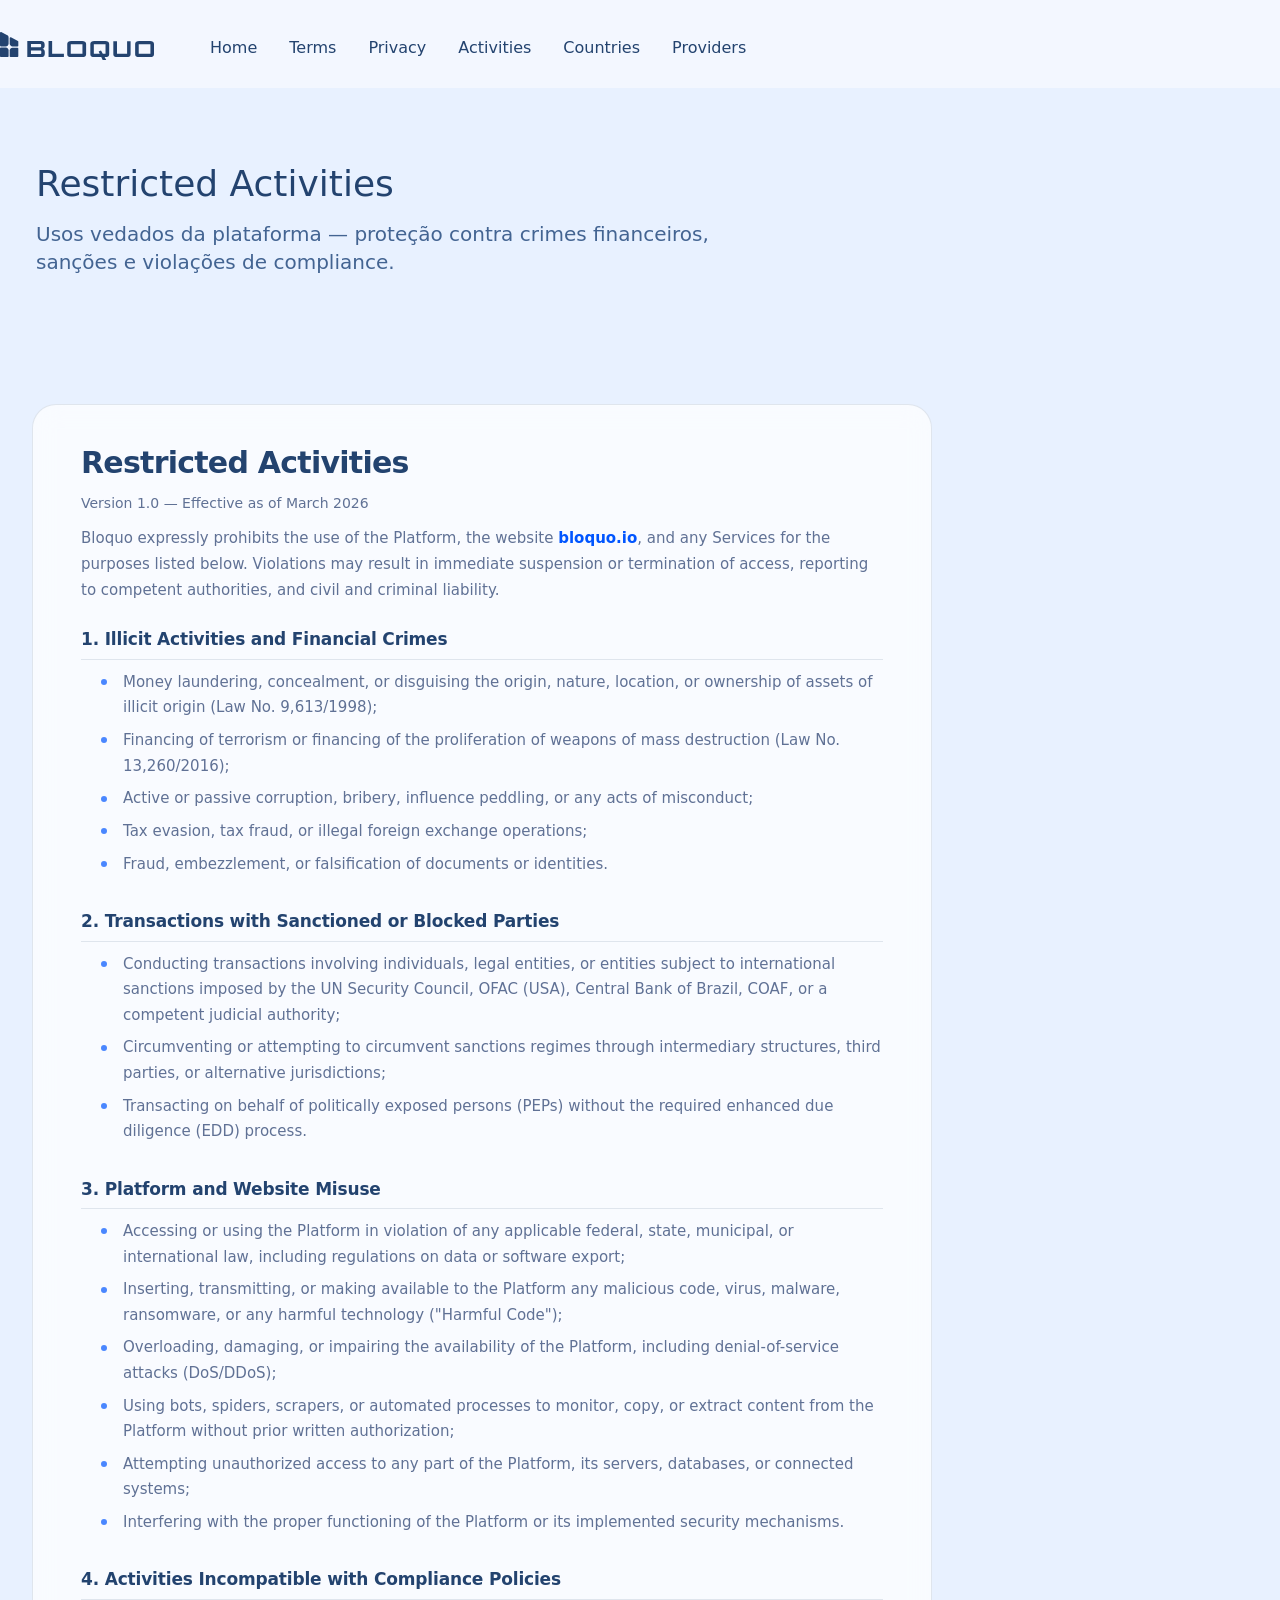
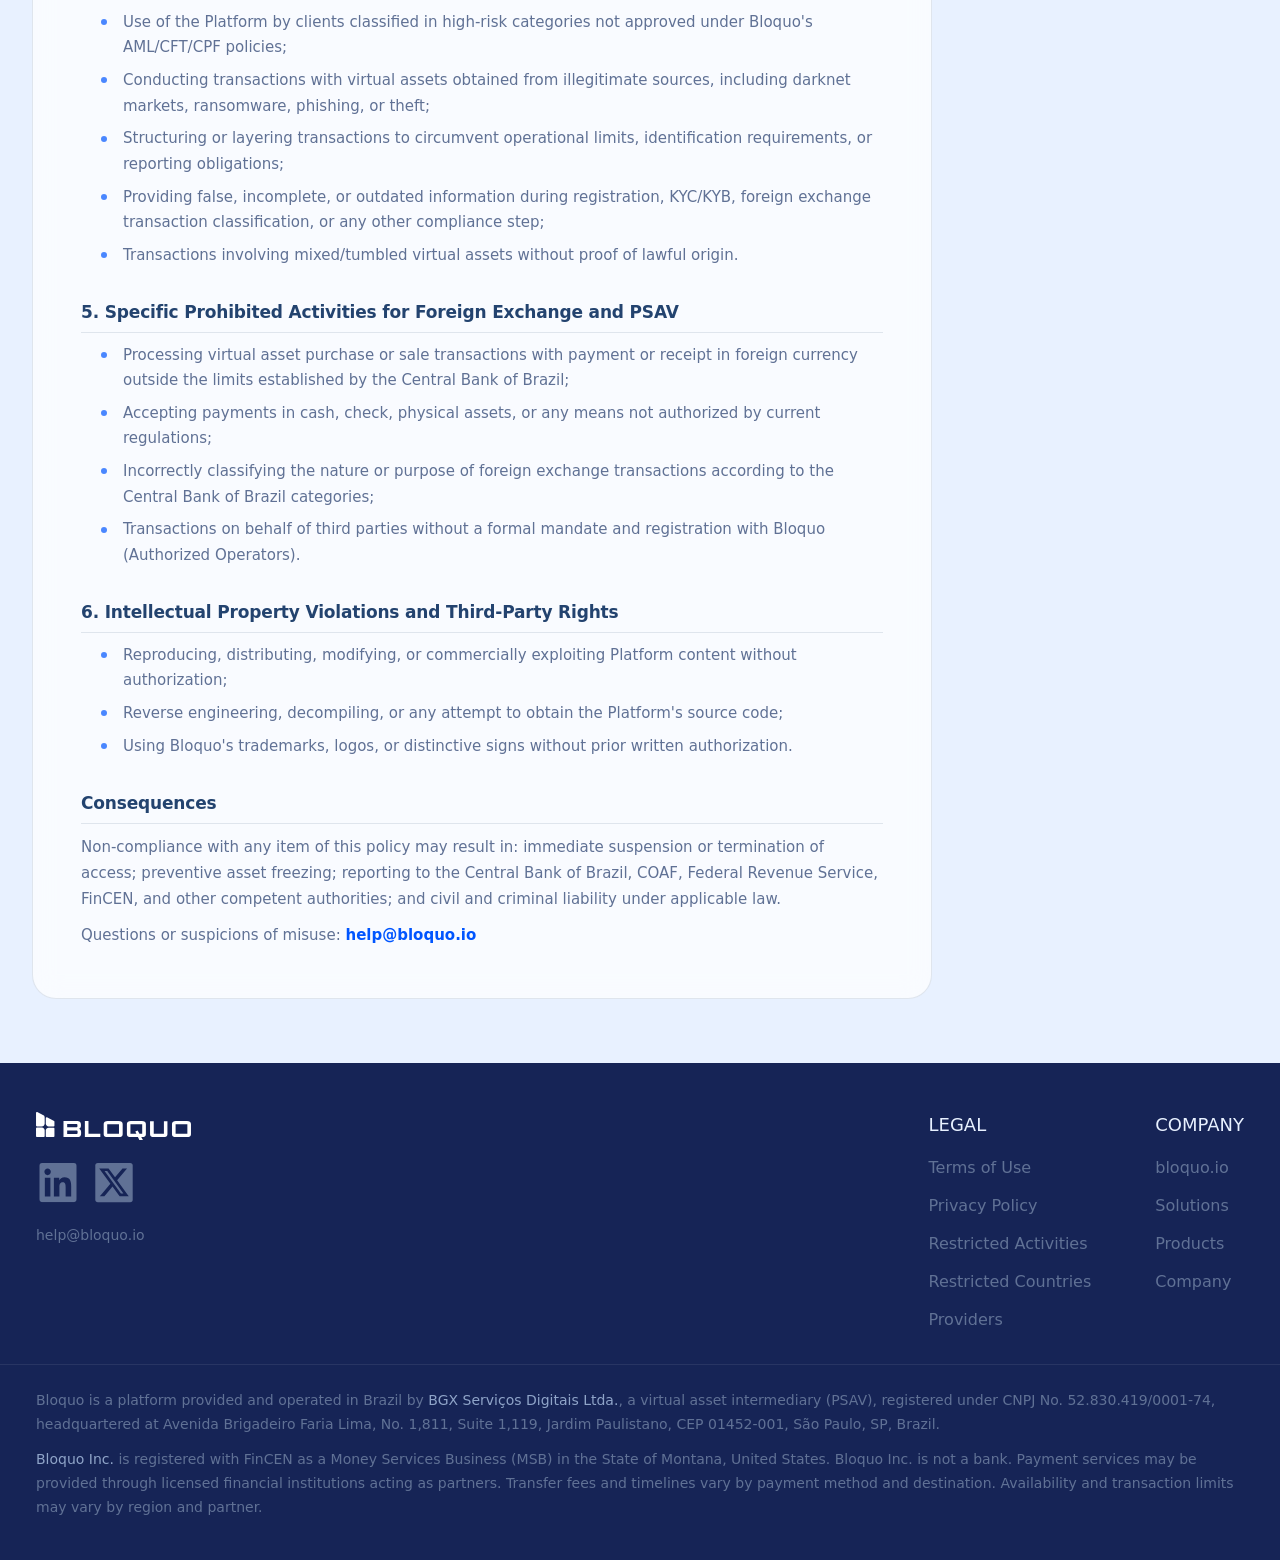
<file: restricted-activities.html>
<!doctype html>
<html lang="en">
<head>
  <meta charset="utf-8"/>
  <meta name="viewport" content="width=device-width, initial-scale=1"/>
  <title>Restricted Activities — Bloquo Legal</title>
  <link rel="stylesheet" href="styles.css"/>
</head>
<body>
  <div class="container">
    
<header class="fixed top-0 pt-2 left-0 px-4.5 md:px-12 xl:px-0 right-0 z-50 bg-[#F3F7FF]">
  <div class="max-w-7xl mx-auto pl-0">
    <div class="flex items-center justify-between h-16 md:h-20">
      <div class="flex items-center gap-8 md:pl-0">
        <a class="flex items-center transition-opacity duration-300 ease-in-out hover:opacity-80" href="/">
          <img alt="Bloquo Logo" class="h-6 md:h-7 w-auto mb-1 transition-transform duration-300 ease-in-out" draggable="false" src="data:image/svg+xml,%3csvg%20width='154'%20height='28'%20viewBox='0%200%20154%2028'%20fill='none'%20xmlns='http://www.w3.org/2000/svg'%3e%3cg%20clip-path='url(%23clip0_362_6526)'%3e%3cpath%20d='M27.2982%2025.04V9.04001H40.5891C41.2258%209.04001%2041.7829%209.04001%2042.2605%209.20001C42.738%209.28001%2043.1359%209.52001%2043.5338%209.76001C43.8522%2010%2044.1705%2010.4%2044.3297%2010.88C44.4889%2011.36%2044.6481%2011.92%2044.6481%2012.64V13.68C44.6481%2014.48%2044.4889%2015.2%2044.091%2015.68C43.7726%2016.24%2043.2155%2016.56%2042.4992%2016.8C43.2951%2017.04%2043.9318%2017.44%2044.2501%2018C44.6481%2018.56%2044.8072%2019.36%2044.8072%2020.32V21.44C44.8072%2022.16%2044.7276%2022.8%2044.4889%2023.28C44.3297%2023.76%2044.0114%2024.16%2043.693%2024.4C43.3747%2024.64%2042.8972%2024.88%2042.4196%2024.96C41.9421%2025.04%2041.385%2025.12%2040.7483%2025.12L27.2982%2025.04ZM30.9592%2022H40.1116C40.5096%2022%2040.7483%2021.92%2040.9871%2021.76C41.1462%2021.6%2041.3054%2021.28%2041.3054%2020.96V19.44C41.3054%2019.04%2041.2258%2018.72%2040.9871%2018.64C40.8279%2018.48%2040.5096%2018.4%2040.1116%2018.4H30.9592V22ZM30.9592%2015.36H39.9525C40.3504%2015.36%2040.5891%2015.36%2040.8279%2015.12C40.9871%2014.96%2041.1462%2014.72%2041.1462%2014.32V13.12C41.1462%2012.8%2041.0667%2012.48%2040.8279%2012.32C40.6687%2012.16%2040.3504%2012.08%2039.9525%2012.08H30.9592V15.36Z'%20fill='%2323436F'/%3e%3cpath%20d='M48.5478%2025.04V9.04001H52.1292V21.76H63.908V25.04H48.5478Z'%20fill='%2323436F'/%3e%3cpath%20d='M67.2506%2012.24C67.2506%2010.96%2067.6486%2010.08%2068.3649%209.68001C69.0811%209.28001%2070.0362%209.04001%2071.23%209.04001H82.1333C83.3271%209.04001%2084.2822%209.28001%2084.9984%209.68001C85.7147%2010.08%2086.1127%2010.96%2086.1127%2012.24V21.76C86.1127%2023.12%2085.7943%2024%2085.078%2024.48C84.3618%2024.88%2083.4067%2025.12%2082.1333%2025.12H71.23C69.9566%2025.12%2069.0015%2024.88%2068.2853%2024.48C67.569%2024.08%2067.2506%2023.2%2067.2506%2021.84V12.32V12.24ZM70.7525%2012.24V21.84H82.4517V12.24H70.7525Z'%20fill='%2323436F'/%3e%3cpath%20d='M90.3307%2012.24C90.3307%2010.96%2090.7287%2010.08%2091.445%209.68001C92.1612%209.28001%2093.1163%209.04001%2094.3101%209.04001H105.213C106.407%209.04001%20107.362%209.28001%20108.079%209.68001C108.795%2010.08%20109.193%2010.96%20109.193%2012.24V21.76C109.193%2023.12%20108.874%2024%20108.158%2024.48C107.442%2024.88%20106.487%2025.12%20105.213%2025.12H94.3101C93.0367%2025.12%2092.0817%2024.88%2091.3654%2024.48C90.6491%2024.08%2090.3307%2023.2%2090.3307%2021.84V12.32V12.24ZM93.8326%2012.24V21.84H105.532V12.24H93.8326ZM102.667%2028L98.6873%2019.52L100.995%2018.4L106.248%2028H102.746H102.667Z'%20fill='%2323436F'/%3e%3cpath%20d='M113.49%209.2H116.992V21.76H127.1V9.2H130.602V21.76C130.602%2023.12%20130.283%2024%20129.567%2024.48C128.851%2024.88%20127.896%2025.12%20126.622%2025.12H117.311C116.674%2025.12%20116.196%2025.12%20115.639%2024.96C115.162%2024.88%20114.764%2024.72%20114.366%2024.48C114.048%2024.24%20113.729%2023.92%20113.57%2023.44C113.411%2023.04%20113.331%2022.48%20113.331%2021.76V9.2H113.49Z'%20fill='%2323436F'/%3e%3cpath%20d='M135.138%2012.24C135.138%2010.96%20135.536%2010.08%20136.252%209.68001C136.968%209.28001%20137.924%209.04001%20139.117%209.04001H150.021C151.214%209.04001%20152.17%209.28001%20152.886%209.68001C153.602%2010.08%20154%2010.96%20154%2012.24V21.76C154%2023.12%20153.682%2024%20152.965%2024.48C152.249%2024.88%20151.294%2025.12%20150.021%2025.12H139.117C137.844%2025.12%20136.889%2024.88%20136.173%2024.48C135.456%2024.08%20135.138%2023.2%20135.138%2021.84V12.32V12.24ZM138.719%2012.24V21.84H150.419V12.24H138.719Z'%20fill='%2323436F'/%3e%3cpath%20d='M0%2016.4C0%2015.92%200.318346%2015.6%200.795866%2015.6H5.73023H5.88941C7.40155%2015.68%208.59535%2016.96%208.59535%2018.48V24.24C8.59535%2024.72%208.277%2025.04%207.79948%2025.04H0.795866C0.318346%2025.04%200%2024.72%200%2024.24V16.4Z'%20fill='%2323436F'/%3e%3cpath%20d='M18.3049%2024.32C18.3049%2024.8%2017.9866%2025.12%2017.509%2025.12H10.5054C10.0279%2025.12%209.70956%2024.8%209.70956%2024.32V18.56C9.70956%2016.96%2010.9829%2015.68%2012.5747%2015.68H17.509C17.9866%2015.68%2018.3049%2016%2018.3049%2016.48V24.32Z'%20fill='%2323436F'/%3e%3cpath%20d='M7.32196%203.36008C8.11783%203.76008%208.59535%204.56008%208.59535%205.44008V11.5201V11.6801C8.51576%2013.2001%207.24238%2014.4001%205.73023%2014.4001H0.795866C0.318346%2014.4001%200%2014.0801%200%2013.6001V0.800081C0%200.160081%200.636693%20-0.15992%201.1938%200.0800805L7.32196%203.36008Z'%20fill='%2323436F'/%3e%3cpath%20d='M17.907%209.04C18.1457%209.2%2018.3049%209.44%2018.3049%209.76V13.68C18.3049%2014.16%2017.9866%2014.48%2017.509%2014.48H12.5747H12.4155C10.9829%2014.4%209.78915%2013.2%209.70956%2011.76V11.6V6C9.70956%205.36%2010.3463%205.04%2010.9034%205.28L17.907%209.04Z'%20fill='%2323436F'/%3e%3c/g%3e%3cdefs%3e%3cclipPath%20id='clip0_362_6526'%3e%3crect%20width='154'%20height='28'%20fill='white'/%3e%3c/clipPath%3e%3c/defs%3e%3c/svg%3e">
        </a>
        <nav class="hidden md:flex md:pl-6 items-center gap-8">
          <a href="index.html" class="text-[#23436F] cursor-pointer hover:text-[#0055FF] transition-colors duration-300 ease-in-out font-medium">Home</a>
          <a href="terms-of-service.html" class="text-[#23436F] cursor-pointer hover:text-[#0055FF] transition-colors duration-300 ease-in-out font-medium">Terms</a>
          <a href="privacy-policy.html" class="text-[#23436F] cursor-pointer hover:text-[#0055FF] transition-colors duration-300 ease-in-out font-medium">Privacy</a>
          <a href="restricted-activities.html" class="text-[#23436F] cursor-pointer hover:text-[#0055FF] transition-colors duration-300 ease-in-out font-medium">Activities</a>
          <a href="restricted-locations.html" class="text-[#23436F] cursor-pointer hover:text-[#0055FF] transition-colors duration-300 ease-in-out font-medium">Countries</a>
          <a href="providers.html" class="text-[#23436F] cursor-pointer hover:text-[#0055FF] transition-colors duration-300 ease-in-out font-medium">Providers</a>
        </nav>
      </div>
    </div>
  </div>
</header>
<div style="height:100px"></div>


</div><!-- /container -->

<div class="page-hero">
  <div class="page-hero__inner">
    <h2>Restricted Activities</h2>
    <p>Usos vedados da plataforma — proteção contra crimes financeiros, sanções e violações de compliance.</p>
  </div>
</div>

<div class="container" style="padding-top:0">
<section>
  <h2>Restricted Activities</h2>
  <p class=meta>Version 1.0 — Effective as of March 2026</p>
  <p>Bloquo expressly prohibits the use of the Platform, the website <a href="https://bloquo.io">bloquo.io</a>, and any Services for the purposes listed below. Violations may result in immediate suspension or termination of access, reporting to competent authorities, and civil and criminal liability.</p>

  <h3>1. Illicit Activities and Financial Crimes</h3>
  <ul>
    <li>Money laundering, concealment, or disguising the origin, nature, location, or ownership of assets of illicit origin (Law No. 9,613/1998);</li>
    <li>Financing of terrorism or financing of the proliferation of weapons of mass destruction (Law No. 13,260/2016);</li>
    <li>Active or passive corruption, bribery, influence peddling, or any acts of misconduct;</li>
    <li>Tax evasion, tax fraud, or illegal foreign exchange operations;</li>
    <li>Fraud, embezzlement, or falsification of documents or identities.</li>
  </ul>

  <h3>2. Transactions with Sanctioned or Blocked Parties</h3>
  <ul>
    <li>Conducting transactions involving individuals, legal entities, or entities subject to international sanctions imposed by the UN Security Council, OFAC (USA), Central Bank of Brazil, COAF, or a competent judicial authority;</li>
    <li>Circumventing or attempting to circumvent sanctions regimes through intermediary structures, third parties, or alternative jurisdictions;</li>
    <li>Transacting on behalf of politically exposed persons (PEPs) without the required enhanced due diligence (EDD) process.</li>
  </ul>

  <h3>3. Platform and Website Misuse</h3>
  <ul>
    <li>Accessing or using the Platform in violation of any applicable federal, state, municipal, or international law, including regulations on data or software export;</li>
    <li>Inserting, transmitting, or making available to the Platform any malicious code, virus, malware, ransomware, or any harmful technology ("Harmful Code");</li>
    <li>Overloading, damaging, or impairing the availability of the Platform, including denial-of-service attacks (DoS/DDoS);</li>
    <li>Using bots, spiders, scrapers, or automated processes to monitor, copy, or extract content from the Platform without prior written authorization;</li>
    <li>Attempting unauthorized access to any part of the Platform, its servers, databases, or connected systems;</li>
    <li>Interfering with the proper functioning of the Platform or its implemented security mechanisms.</li>
  </ul>

  <h3>4. Activities Incompatible with Compliance Policies</h3>
  <ul>
    <li>Use of the Platform by clients classified in high-risk categories not approved under Bloquo's AML/CFT/CPF policies;</li>
    <li>Conducting transactions with virtual assets obtained from illegitimate sources, including darknet markets, ransomware, phishing, or theft;</li>
    <li>Structuring or layering transactions to circumvent operational limits, identification requirements, or reporting obligations;</li>
    <li>Providing false, incomplete, or outdated information during registration, KYC/KYB, foreign exchange transaction classification, or any other compliance step;</li>
    <li>Transactions involving mixed/tumbled virtual assets without proof of lawful origin.</li>
  </ul>

  <h3>5. Specific Prohibited Activities for Foreign Exchange and PSAV</h3>
  <ul>
    <li>Processing virtual asset purchase or sale transactions with payment or receipt in foreign currency outside the limits established by the Central Bank of Brazil;</li>
    <li>Accepting payments in cash, check, physical assets, or any means not authorized by current regulations;</li>
    <li>Incorrectly classifying the nature or purpose of foreign exchange transactions according to the Central Bank of Brazil categories;</li>
    <li>Transactions on behalf of third parties without a formal mandate and registration with Bloquo (Authorized Operators).</li>
  </ul>

  <h3>6. Intellectual Property Violations and Third-Party Rights</h3>
  <ul>
    <li>Reproducing, distributing, modifying, or commercially exploiting Platform content without authorization;</li>
    <li>Reverse engineering, decompiling, or any attempt to obtain the Platform's source code;</li>
    <li>Using Bloquo's trademarks, logos, or distinctive signs without prior written authorization.</li>
  </ul>

  <h3>Consequences</h3>
  <p>Non-compliance with any item of this policy may result in: immediate suspension or termination of access; preventive asset freezing; reporting to the Central Bank of Brazil, COAF, Federal Revenue Service, FinCEN, and other competent authorities; and civil and criminal liability under applicable law.</p>
  <p>Questions or suspicions of misuse: <a href="mailto:help@bloquo.io">help@bloquo.io</a></p>
</section>
    


  </div>

<footer class="site-footer">
  <div class="site-footer__inner">
    <div class="site-footer__brand">
      <a href="https://bloquo.io" class="site-footer__logo-link">
        <img src="data:image/svg+xml,%3csvg%20width='154'%20height='28'%20viewBox='0%200%20154%2028'%20fill='none'%20xmlns='http://www.w3.org/2000/svg'%3e%3cg%20clip-path='url(%23clip0_362_6526)'%3e%3cpath%20d='M27.2982%2025.04V9.04001H40.5891C41.2258%209.04001%2041.7829%209.04001%2042.2605%209.20001C42.738%209.28001%2043.1359%209.52001%2043.5338%209.76001C43.8522%2010%2044.1705%2010.4%2044.3297%2010.88C44.4889%2011.36%2044.6481%2011.92%2044.6481%2012.64V13.68C44.6481%2014.48%2044.4889%2015.2%2044.091%2015.68C43.7726%2016.24%2043.2155%2016.56%2042.4992%2016.8C43.2951%2017.04%2043.9318%2017.44%2044.2501%2018C44.6481%2018.56%2044.8072%2019.36%2044.8072%2020.32V21.44C44.8072%2022.16%2044.7276%2022.8%2044.4889%2023.28C44.3297%2023.76%2044.0114%2024.16%2043.693%2024.4C43.3747%2024.64%2042.8972%2024.88%2042.4196%2024.96C41.9421%2025.04%2041.385%2025.12%2040.7483%2025.12L27.2982%2025.04ZM30.9592%2022H40.1116C40.5096%2022%2040.7483%2021.92%2040.9871%2021.76C41.1462%2021.6%2041.3054%2021.28%2041.3054%2020.96V19.44C41.3054%2019.04%2041.2258%2018.72%2040.9871%2018.64C40.8279%2018.48%2040.5096%2018.4%2040.1116%2018.4H30.9592V22ZM30.9592%2015.36H39.9525C40.3504%2015.36%2040.5891%2015.36%2040.8279%2015.12C40.9871%2014.96%2041.1462%2014.72%2041.1462%2014.32V13.12C41.1462%2012.8%2041.0667%2012.48%2040.8279%2012.32C40.6687%2012.16%2040.3504%2012.08%2039.9525%2012.08H30.9592V15.36Z'%20fill='%2323436F'/%3e%3cpath%20d='M48.5478%2025.04V9.04001H52.1292V21.76H63.908V25.04H48.5478Z'%20fill='%2323436F'/%3e%3cpath%20d='M67.2506%2012.24C67.2506%2010.96%2067.6486%2010.08%2068.3649%209.68001C69.0811%209.28001%2070.0362%209.04001%2071.23%209.04001H82.1333C83.3271%209.04001%2084.2822%209.28001%2084.9984%209.68001C85.7147%2010.08%2086.1127%2010.96%2086.1127%2012.24V21.76C86.1127%2023.12%2085.7943%2024%2085.078%2024.48C84.3618%2024.88%2083.4067%2025.12%2082.1333%2025.12H71.23C69.9566%2025.12%2069.0015%2024.88%2068.2853%2024.48C67.569%2024.08%2067.2506%2023.2%2067.2506%2021.84V12.32V12.24ZM70.7525%2012.24V21.84H82.4517V12.24H70.7525Z'%20fill='%2323436F'/%3e%3cpath%20d='M90.3307%2012.24C90.3307%2010.96%2090.7287%2010.08%2091.445%209.68001C92.1612%209.28001%2093.1163%209.04001%2094.3101%209.04001H105.213C106.407%209.04001%20107.362%209.28001%20108.079%209.68001C108.795%2010.08%20109.193%2010.96%20109.193%2012.24V21.76C109.193%2023.12%20108.874%2024%20108.158%2024.48C107.442%2024.88%20106.487%2025.12%20105.213%2025.12H94.3101C93.0367%2025.12%2092.0817%2024.88%2091.3654%2024.48C90.6491%2024.08%2090.3307%2023.2%2090.3307%2021.84V12.32V12.24ZM93.8326%2012.24V21.84H105.532V12.24H93.8326ZM102.667%2028L98.6873%2019.52L100.995%2018.4L106.248%2028H102.746H102.667Z'%20fill='%2323436F'/%3e%3cpath%20d='M113.49%209.2H116.992V21.76H127.1V9.2H130.602V21.76C130.602%2023.12%20130.283%2024%20129.567%2024.48C128.851%2024.88%20127.896%2025.12%20126.622%2025.12H117.311C116.674%2025.12%20116.196%2025.12%20115.639%2024.96C115.162%2024.88%20114.764%2024.72%20114.366%2024.48C114.048%2024.24%20113.729%2023.92%20113.57%2023.44C113.411%2023.04%20113.331%2022.48%20113.331%2021.76V9.2H113.49Z'%20fill='%2323436F'/%3e%3cpath%20d='M135.138%2012.24C135.138%2010.96%20135.536%2010.08%20136.252%209.68001C136.968%209.28001%20137.924%209.04001%20139.117%209.04001H150.021C151.214%209.04001%20152.17%209.28001%20152.886%209.68001C153.602%2010.08%20154%2010.96%20154%2012.24V21.76C154%2023.12%20153.682%2024%20152.965%2024.48C152.249%2024.88%20151.294%2025.12%20150.021%2025.12H139.117C137.844%2025.12%20136.889%2024.88%20136.173%2024.48C135.456%2024.08%20135.138%2023.2%20135.138%2021.84V12.32V12.24ZM138.719%2012.24V21.84H150.419V12.24H138.719Z'%20fill='%2323436F'/%3e%3cpath%20d='M0%2016.4C0%2015.92%200.318346%2015.6%200.795866%2015.6H5.73023H5.88941C7.40155%2015.68%208.59535%2016.96%208.59535%2018.48V24.24C8.59535%2024.72%208.277%2025.04%207.79948%2025.04H0.795866C0.318346%2025.04%200%2024.72%200%2024.24V16.4Z'%20fill='%2323436F'/%3e%3cpath%20d='M18.3049%2024.32C18.3049%2024.8%2017.9866%2025.12%2017.509%2025.12H10.5054C10.0279%2025.12%209.70956%2024.8%209.70956%2024.32V18.56C9.70956%2016.96%2010.9829%2015.68%2012.5747%2015.68H17.509C17.9866%2015.68%2018.3049%2016%2018.3049%2016.48V24.32Z'%20fill='%2323436F'/%3e%3cpath%20d='M7.32196%203.36008C8.11783%203.76008%208.59535%204.56008%208.59535%205.44008V11.5201V11.6801C8.51576%2013.2001%207.24238%2014.4001%205.73023%2014.4001H0.795866C0.318346%2014.4001%200%2014.0801%200%2013.6001V0.800081C0%200.160081%200.636693%20-0.15992%201.1938%200.0800805L7.32196%203.36008Z'%20fill='%2323436F'/%3e%3cpath%20d='M17.907%209.04C18.1457%209.2%2018.3049%209.44%2018.3049%209.76V13.68C18.3049%2014.16%2017.9866%2014.48%2017.509%2014.48H12.5747H12.4155C10.9829%2014.4%209.78915%2013.2%209.70956%2011.76V11.6V6C9.70956%205.36%2010.3463%205.04%2010.9034%205.28L17.907%209.04Z'%20fill='%2323436F'/%3e%3c/g%3e%3cdefs%3e%3cclipPath%20id='clip0_362_6526'%3e%3crect%20width='154'%20height='28'%20fill='white'/%3e%3c/clipPath%3e%3c/defs%3e%3c/svg%3e" alt="Bloquo" class="site-footer__logo">
      </a>
      <div class="site-footer__social">
        <a href="https://www.linkedin.com/company/bloquo-inc/" target="_blank" rel="noopener" aria-label="LinkedIn" class="site-footer__social-icon">
          <img alt="LinkedIn" src="data:image/svg+xml,%3csvg%20width='29'%20height='31'%20viewBox='0%200%2029%2031'%20fill='none'%20xmlns='http://www.w3.org/2000/svg'%3e%3cg%20clip-path='url(%23clip0_639_62)'%3e%3cpath%20d='M26.8533%200H2.14102C0.957227%200%200%200.9786%200%202.18851V28.1718C0%2029.3817%200.957227%2030.3663%202.14102%2030.3663H26.8533C28.0371%2030.3663%2029%2029.3817%2029%2028.1778V2.18851C29%200.9786%2028.0371%200%2026.8533%200ZM8.60371%2025.8766H4.29902V11.3814H8.60371V25.8766ZM6.45137%209.40642C5.06934%209.40642%203.95352%208.23803%203.95352%206.79682C3.95352%205.35561%205.06934%204.18722%206.45137%204.18722C7.82773%204.18722%208.94355%205.35561%208.94355%206.79682C8.94355%208.2321%207.82773%209.40642%206.45137%209.40642ZM24.7123%2025.8766H20.4133V18.8306C20.4133%2017.1522%2020.385%2014.9874%2018.176%2014.9874C15.9387%2014.9874%2015.5988%2016.8201%2015.5988%2018.712V25.8766H11.3055V11.3814H15.4289V13.3623H15.4855C16.0576%2012.2236%2017.4623%2011.0196%2019.5523%2011.0196C23.908%2011.0196%2024.7123%2014.0207%2024.7123%2017.9232V25.8766V25.8766Z'%20fill='%23607195'/%3e%3c/g%3e%3cdefs%3e%3cclipPath%20id='clip0_639_62'%3e%3crect%20width='29'%20height='30.3663'%20fill='white'/%3e%3c/clipPath%3e%3c/defs%3e%3c/svg%3e" class="site-footer__social-img">
        </a>
        <a href="https://x.com/bloquo_io" target="_blank" rel="noopener" aria-label="X (Twitter)" class="site-footer__social-icon">
          <img alt="X" src="data:image/svg+xml,%3csvg%20width='29'%20height='31'%20viewBox='0%200%2029%2031'%20fill='none'%20xmlns='http://www.w3.org/2000/svg'%3e%3crect%20width='29'%20height='30.3663'%20rx='2'%20fill='%23607195'/%3e%3cpath%20d='M21.09%204.1709H24.604L16.9269%2013.3588L25.9584%2025.8614H18.8868L13.348%2018.2786L7.01044%2025.8614H3.49428L11.7057%2016.0339L3.04175%204.1709H10.2929L15.2995%2011.1018L21.09%204.1709ZM19.8567%2023.6589H21.8038L9.23487%206.25763H7.14535L19.8567%2023.6589Z'%20fill='%23162456'/%3e%3c/svg%3e" class="site-footer__social-img">
        </a>
      </div>
      <a href="mailto:help@bloquo.io" class="site-footer__email">help@bloquo.io</a>
    </div>
    <div class="site-footer__nav">
      <div class="site-footer__nav-col">
        <span class="site-footer__nav-heading">LEGAL</span>
        <a href="terms-of-service.html" class="site-footer__nav-link">Terms of Use</a>
        <a href="privacy-policy.html" class="site-footer__nav-link">Privacy Policy</a>
        <a href="restricted-activities.html" class="site-footer__nav-link">Restricted Activities</a>
        <a href="restricted-locations.html" class="site-footer__nav-link">Restricted Countries</a>
        <a href="providers.html" class="site-footer__nav-link">Providers</a>
      </div>
      <div class="site-footer__nav-col">
        <span class="site-footer__nav-heading">COMPANY</span>
        <a href="https://bloquo.io" class="site-footer__nav-link">bloquo.io</a>
        <a href="https://bloquo.io/#solutions" class="site-footer__nav-link">Solutions</a>
        <a href="https://bloquo.io/#products" class="site-footer__nav-link">Products</a>
        <a href="https://bloquo.io/company" class="site-footer__nav-link">Company</a>
      </div>
    </div>
  </div>
  <div class="site-footer__legal">
    <p>Bloquo is a platform provided and operated in Brazil by <strong>BGX Serviços Digitais Ltda.</strong>, a virtual asset intermediary (PSAV), registered under CNPJ No. 52.830.419/0001-74, headquartered at Avenida Brigadeiro Faria Lima, No. 1,811, Suite 1,119, Jardim Paulistano, CEP 01452-001, São Paulo, SP, Brazil.</p>
    <p><strong>Bloquo Inc.</strong> is registered with FinCEN as a Money Services Business (MSB) in the State of Montana, United States. Bloquo Inc. is not a bank. Payment services may be provided through licensed financial institutions acting as partners. Transfer fees and timelines vary by payment method and destination. Availability and transaction limits may vary by region and partner.</p>
  </div>
</footer>
</body>
</html>
</file>
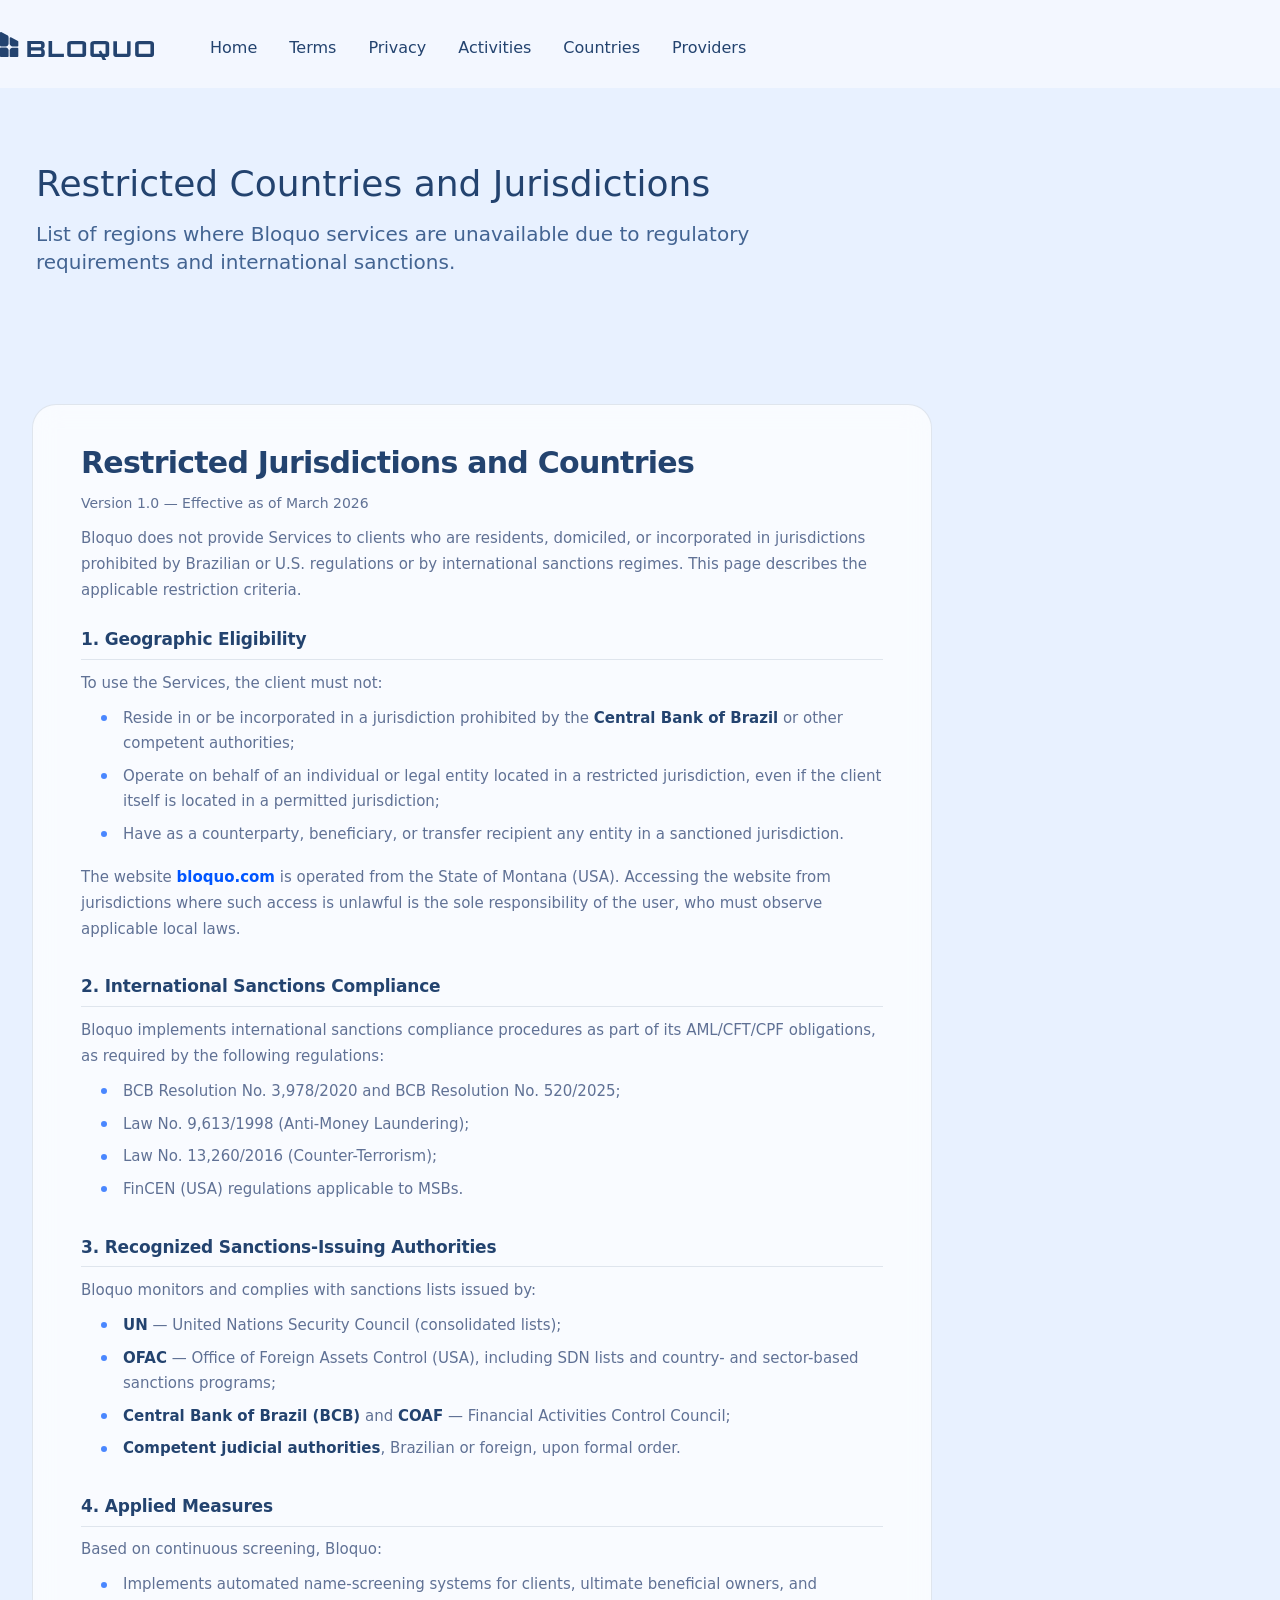
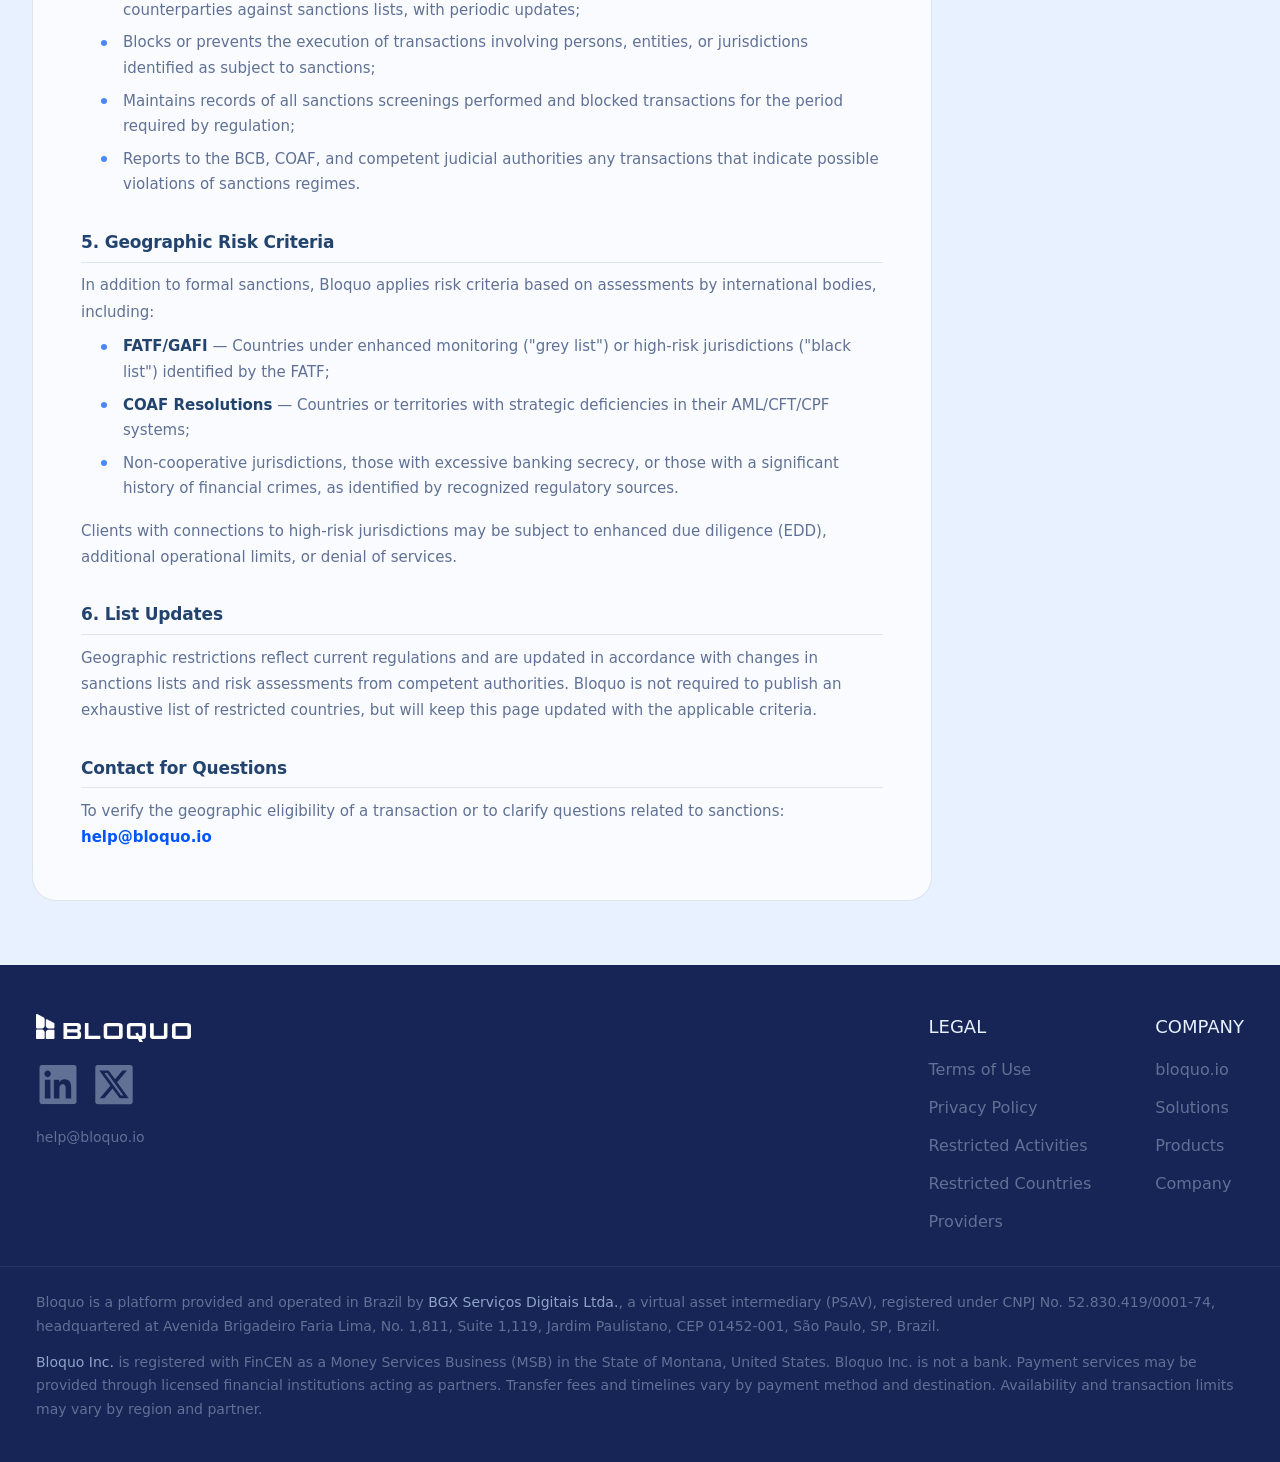
<file: restricted-locations.html>
<!doctype html>
<html lang="en">
<head>
  <meta charset="utf-8"/>
  <meta name="viewport" content="width=device-width, initial-scale=1"/>
  <title>Restricted Countries — Bloquo Legal</title>
  <link rel="stylesheet" href="styles.css"/>
</head>
<body>
  <div class="container">
    
<header class="fixed top-0 pt-2 left-0 px-4.5 md:px-12 xl:px-0 right-0 z-50 bg-[#F3F7FF]">
  <div class="max-w-7xl mx-auto pl-0">
    <div class="flex items-center justify-between h-16 md:h-20">
      <div class="flex items-center gap-8 md:pl-0">
        <a class="flex items-center transition-opacity duration-300 ease-in-out hover:opacity-80" href="/">
          <img alt="Bloquo Logo" class="h-6 md:h-7 w-auto mb-1 transition-transform duration-300 ease-in-out" draggable="false" src="data:image/svg+xml,%3csvg%20width='154'%20height='28'%20viewBox='0%200%20154%2028'%20fill='none'%20xmlns='http://www.w3.org/2000/svg'%3e%3cg%20clip-path='url(%23clip0_362_6526)'%3e%3cpath%20d='M27.2982%2025.04V9.04001H40.5891C41.2258%209.04001%2041.7829%209.04001%2042.2605%209.20001C42.738%209.28001%2043.1359%209.52001%2043.5338%209.76001C43.8522%2010%2044.1705%2010.4%2044.3297%2010.88C44.4889%2011.36%2044.6481%2011.92%2044.6481%2012.64V13.68C44.6481%2014.48%2044.4889%2015.2%2044.091%2015.68C43.7726%2016.24%2043.2155%2016.56%2042.4992%2016.8C43.2951%2017.04%2043.9318%2017.44%2044.2501%2018C44.6481%2018.56%2044.8072%2019.36%2044.8072%2020.32V21.44C44.8072%2022.16%2044.7276%2022.8%2044.4889%2023.28C44.3297%2023.76%2044.0114%2024.16%2043.693%2024.4C43.3747%2024.64%2042.8972%2024.88%2042.4196%2024.96C41.9421%2025.04%2041.385%2025.12%2040.7483%2025.12L27.2982%2025.04ZM30.9592%2022H40.1116C40.5096%2022%2040.7483%2021.92%2040.9871%2021.76C41.1462%2021.6%2041.3054%2021.28%2041.3054%2020.96V19.44C41.3054%2019.04%2041.2258%2018.72%2040.9871%2018.64C40.8279%2018.48%2040.5096%2018.4%2040.1116%2018.4H30.9592V22ZM30.9592%2015.36H39.9525C40.3504%2015.36%2040.5891%2015.36%2040.8279%2015.12C40.9871%2014.96%2041.1462%2014.72%2041.1462%2014.32V13.12C41.1462%2012.8%2041.0667%2012.48%2040.8279%2012.32C40.6687%2012.16%2040.3504%2012.08%2039.9525%2012.08H30.9592V15.36Z'%20fill='%2323436F'/%3e%3cpath%20d='M48.5478%2025.04V9.04001H52.1292V21.76H63.908V25.04H48.5478Z'%20fill='%2323436F'/%3e%3cpath%20d='M67.2506%2012.24C67.2506%2010.96%2067.6486%2010.08%2068.3649%209.68001C69.0811%209.28001%2070.0362%209.04001%2071.23%209.04001H82.1333C83.3271%209.04001%2084.2822%209.28001%2084.9984%209.68001C85.7147%2010.08%2086.1127%2010.96%2086.1127%2012.24V21.76C86.1127%2023.12%2085.7943%2024%2085.078%2024.48C84.3618%2024.88%2083.4067%2025.12%2082.1333%2025.12H71.23C69.9566%2025.12%2069.0015%2024.88%2068.2853%2024.48C67.569%2024.08%2067.2506%2023.2%2067.2506%2021.84V12.32V12.24ZM70.7525%2012.24V21.84H82.4517V12.24H70.7525Z'%20fill='%2323436F'/%3e%3cpath%20d='M90.3307%2012.24C90.3307%2010.96%2090.7287%2010.08%2091.445%209.68001C92.1612%209.28001%2093.1163%209.04001%2094.3101%209.04001H105.213C106.407%209.04001%20107.362%209.28001%20108.079%209.68001C108.795%2010.08%20109.193%2010.96%20109.193%2012.24V21.76C109.193%2023.12%20108.874%2024%20108.158%2024.48C107.442%2024.88%20106.487%2025.12%20105.213%2025.12H94.3101C93.0367%2025.12%2092.0817%2024.88%2091.3654%2024.48C90.6491%2024.08%2090.3307%2023.2%2090.3307%2021.84V12.32V12.24ZM93.8326%2012.24V21.84H105.532V12.24H93.8326ZM102.667%2028L98.6873%2019.52L100.995%2018.4L106.248%2028H102.746H102.667Z'%20fill='%2323436F'/%3e%3cpath%20d='M113.49%209.2H116.992V21.76H127.1V9.2H130.602V21.76C130.602%2023.12%20130.283%2024%20129.567%2024.48C128.851%2024.88%20127.896%2025.12%20126.622%2025.12H117.311C116.674%2025.12%20116.196%2025.12%20115.639%2024.96C115.162%2024.88%20114.764%2024.72%20114.366%2024.48C114.048%2024.24%20113.729%2023.92%20113.57%2023.44C113.411%2023.04%20113.331%2022.48%20113.331%2021.76V9.2H113.49Z'%20fill='%2323436F'/%3e%3cpath%20d='M135.138%2012.24C135.138%2010.96%20135.536%2010.08%20136.252%209.68001C136.968%209.28001%20137.924%209.04001%20139.117%209.04001H150.021C151.214%209.04001%20152.17%209.28001%20152.886%209.68001C153.602%2010.08%20154%2010.96%20154%2012.24V21.76C154%2023.12%20153.682%2024%20152.965%2024.48C152.249%2024.88%20151.294%2025.12%20150.021%2025.12H139.117C137.844%2025.12%20136.889%2024.88%20136.173%2024.48C135.456%2024.08%20135.138%2023.2%20135.138%2021.84V12.32V12.24ZM138.719%2012.24V21.84H150.419V12.24H138.719Z'%20fill='%2323436F'/%3e%3cpath%20d='M0%2016.4C0%2015.92%200.318346%2015.6%200.795866%2015.6H5.73023H5.88941C7.40155%2015.68%208.59535%2016.96%208.59535%2018.48V24.24C8.59535%2024.72%208.277%2025.04%207.79948%2025.04H0.795866C0.318346%2025.04%200%2024.72%200%2024.24V16.4Z'%20fill='%2323436F'/%3e%3cpath%20d='M18.3049%2024.32C18.3049%2024.8%2017.9866%2025.12%2017.509%2025.12H10.5054C10.0279%2025.12%209.70956%2024.8%209.70956%2024.32V18.56C9.70956%2016.96%2010.9829%2015.68%2012.5747%2015.68H17.509C17.9866%2015.68%2018.3049%2016%2018.3049%2016.48V24.32Z'%20fill='%2323436F'/%3e%3cpath%20d='M7.32196%203.36008C8.11783%203.76008%208.59535%204.56008%208.59535%205.44008V11.5201V11.6801C8.51576%2013.2001%207.24238%2014.4001%205.73023%2014.4001H0.795866C0.318346%2014.4001%200%2014.0801%200%2013.6001V0.800081C0%200.160081%200.636693%20-0.15992%201.1938%200.0800805L7.32196%203.36008Z'%20fill='%2323436F'/%3e%3cpath%20d='M17.907%209.04C18.1457%209.2%2018.3049%209.44%2018.3049%209.76V13.68C18.3049%2014.16%2017.9866%2014.48%2017.509%2014.48H12.5747H12.4155C10.9829%2014.4%209.78915%2013.2%209.70956%2011.76V11.6V6C9.70956%205.36%2010.3463%205.04%2010.9034%205.28L17.907%209.04Z'%20fill='%2323436F'/%3e%3c/g%3e%3cdefs%3e%3cclipPath%20id='clip0_362_6526'%3e%3crect%20width='154'%20height='28'%20fill='white'/%3e%3c/clipPath%3e%3c/defs%3e%3c/svg%3e">
        </a>
        <nav class="hidden md:flex md:pl-6 items-center gap-8">
          <a href="index.html" class="text-[#23436F] cursor-pointer hover:text-[#0055FF] transition-colors duration-300 ease-in-out font-medium">Home</a>
          <a href="terms-of-service.html" class="text-[#23436F] cursor-pointer hover:text-[#0055FF] transition-colors duration-300 ease-in-out font-medium">Terms</a>
          <a href="privacy-policy.html" class="text-[#23436F] cursor-pointer hover:text-[#0055FF] transition-colors duration-300 ease-in-out font-medium">Privacy</a>
          <a href="restricted-activities.html" class="text-[#23436F] cursor-pointer hover:text-[#0055FF] transition-colors duration-300 ease-in-out font-medium">Activities</a>
          <a href="restricted-locations.html" class="text-[#23436F] cursor-pointer hover:text-[#0055FF] transition-colors duration-300 ease-in-out font-medium">Countries</a>
          <a href="providers.html" class="text-[#23436F] cursor-pointer hover:text-[#0055FF] transition-colors duration-300 ease-in-out font-medium">Providers</a>
        </nav>
      </div>
    </div>
  </div>
</header>
<div style="height:100px"></div>


</div><!-- /container -->

<div class="page-hero">
  <div class="page-hero__inner">
    <h2>Restricted Countries and Jurisdictions</h2>
    <p>List of regions where Bloquo services are unavailable due to regulatory requirements and international sanctions.</p>
  </div>
</div>

<div class="container" style="padding-top:0">
<section>
  <h2>Restricted Jurisdictions and Countries</h2>
  <p class=meta>Version 1.0 — Effective as of March 2026</p>
  <p>Bloquo does not provide Services to clients who are residents, domiciled, or incorporated in jurisdictions prohibited by Brazilian or U.S. regulations or by international sanctions regimes. This page describes the applicable restriction criteria.</p>

  <h3>1. Geographic Eligibility</h3>
  <p>To use the Services, the client must not:</p>
  <ul>
    <li>Reside in or be incorporated in a jurisdiction prohibited by the <strong>Central Bank of Brazil</strong> or other competent authorities;</li>
    <li>Operate on behalf of an individual or legal entity located in a restricted jurisdiction, even if the client itself is located in a permitted jurisdiction;</li>
    <li>Have as a counterparty, beneficiary, or transfer recipient any entity in a sanctioned jurisdiction.</li>
  </ul>
  <p>The website <a href="https://bloquo.com">bloquo.com</a> is operated from the State of Montana (USA). Accessing the website from jurisdictions where such access is unlawful is the sole responsibility of the user, who must observe applicable local laws.</p>

  <h3>2. International Sanctions Compliance</h3>
  <p>Bloquo implements international sanctions compliance procedures as part of its AML/CFT/CPF obligations, as required by the following regulations:</p>
  <ul>
    <li>BCB Resolution No. 3,978/2020 and BCB Resolution No. 520/2025;</li>
    <li>Law No. 9,613/1998 (Anti-Money Laundering);</li>
    <li>Law No. 13,260/2016 (Counter-Terrorism);</li>
    <li>FinCEN (USA) regulations applicable to MSBs.</li>
  </ul>

  <h3>3. Recognized Sanctions-Issuing Authorities</h3>
  <p>Bloquo monitors and complies with sanctions lists issued by:</p>
  <ul>
    <li><strong>UN</strong> — United Nations Security Council (consolidated lists);</li>
    <li><strong>OFAC</strong> — Office of Foreign Assets Control (USA), including SDN lists and country- and sector-based sanctions programs;</li>
    <li><strong>Central Bank of Brazil (BCB)</strong> and <strong>COAF</strong> — Financial Activities Control Council;</li>
    <li><strong>Competent judicial authorities</strong>, Brazilian or foreign, upon formal order.</li>
  </ul>

  <h3>4. Applied Measures</h3>
  <p>Based on continuous screening, Bloquo:</p>
  <ul>
    <li>Implements automated name-screening systems for clients, ultimate beneficial owners, and counterparties against sanctions lists, with periodic updates;</li>
    <li>Blocks or prevents the execution of transactions involving persons, entities, or jurisdictions identified as subject to sanctions;</li>
    <li>Maintains records of all sanctions screenings performed and blocked transactions for the period required by regulation;</li>
    <li>Reports to the BCB, COAF, and competent judicial authorities any transactions that indicate possible violations of sanctions regimes.</li>
  </ul>

  <h3>5. Geographic Risk Criteria</h3>
  <p>In addition to formal sanctions, Bloquo applies risk criteria based on assessments by international bodies, including:</p>
  <ul>
    <li><strong>FATF/GAFI</strong> — Countries under enhanced monitoring ("grey list") or high-risk jurisdictions ("black list") identified by the FATF;</li>
    <li><strong>COAF Resolutions</strong> — Countries or territories with strategic deficiencies in their AML/CFT/CPF systems;</li>
    <li>Non-cooperative jurisdictions, those with excessive banking secrecy, or those with a significant history of financial crimes, as identified by recognized regulatory sources.</li>
  </ul>
  <p>Clients with connections to high-risk jurisdictions may be subject to enhanced due diligence (EDD), additional operational limits, or denial of services.</p>

  <h3>6. List Updates</h3>
  <p>Geographic restrictions reflect current regulations and are updated in accordance with changes in sanctions lists and risk assessments from competent authorities. Bloquo is not required to publish an exhaustive list of restricted countries, but will keep this page updated with the applicable criteria.</p>

  <h3>Contact for Questions</h3>
  <p>To verify the geographic eligibility of a transaction or to clarify questions related to sanctions: <a href="mailto:help@bloquo.io">help@bloquo.io</a></p>
</section>
    


  </div>

<footer class="site-footer">
  <div class="site-footer__inner">
    <div class="site-footer__brand">
      <a href="https://bloquo.io" class="site-footer__logo-link">
        <img src="data:image/svg+xml,%3csvg%20width='154'%20height='28'%20viewBox='0%200%20154%2028'%20fill='none'%20xmlns='http://www.w3.org/2000/svg'%3e%3cg%20clip-path='url(%23clip0_362_6526)'%3e%3cpath%20d='M27.2982%2025.04V9.04001H40.5891C41.2258%209.04001%2041.7829%209.04001%2042.2605%209.20001C42.738%209.28001%2043.1359%209.52001%2043.5338%209.76001C43.8522%2010%2044.1705%2010.4%2044.3297%2010.88C44.4889%2011.36%2044.6481%2011.92%2044.6481%2012.64V13.68C44.6481%2014.48%2044.4889%2015.2%2044.091%2015.68C43.7726%2016.24%2043.2155%2016.56%2042.4992%2016.8C43.2951%2017.04%2043.9318%2017.44%2044.2501%2018C44.6481%2018.56%2044.8072%2019.36%2044.8072%2020.32V21.44C44.8072%2022.16%2044.7276%2022.8%2044.4889%2023.28C44.3297%2023.76%2044.0114%2024.16%2043.693%2024.4C43.3747%2024.64%2042.8972%2024.88%2042.4196%2024.96C41.9421%2025.04%2041.385%2025.12%2040.7483%2025.12L27.2982%2025.04ZM30.9592%2022H40.1116C40.5096%2022%2040.7483%2021.92%2040.9871%2021.76C41.1462%2021.6%2041.3054%2021.28%2041.3054%2020.96V19.44C41.3054%2019.04%2041.2258%2018.72%2040.9871%2018.64C40.8279%2018.48%2040.5096%2018.4%2040.1116%2018.4H30.9592V22ZM30.9592%2015.36H39.9525C40.3504%2015.36%2040.5891%2015.36%2040.8279%2015.12C40.9871%2014.96%2041.1462%2014.72%2041.1462%2014.32V13.12C41.1462%2012.8%2041.0667%2012.48%2040.8279%2012.32C40.6687%2012.16%2040.3504%2012.08%2039.9525%2012.08H30.9592V15.36Z'%20fill='%2323436F'/%3e%3cpath%20d='M48.5478%2025.04V9.04001H52.1292V21.76H63.908V25.04H48.5478Z'%20fill='%2323436F'/%3e%3cpath%20d='M67.2506%2012.24C67.2506%2010.96%2067.6486%2010.08%2068.3649%209.68001C69.0811%209.28001%2070.0362%209.04001%2071.23%209.04001H82.1333C83.3271%209.04001%2084.2822%209.28001%2084.9984%209.68001C85.7147%2010.08%2086.1127%2010.96%2086.1127%2012.24V21.76C86.1127%2023.12%2085.7943%2024%2085.078%2024.48C84.3618%2024.88%2083.4067%2025.12%2082.1333%2025.12H71.23C69.9566%2025.12%2069.0015%2024.88%2068.2853%2024.48C67.569%2024.08%2067.2506%2023.2%2067.2506%2021.84V12.32V12.24ZM70.7525%2012.24V21.84H82.4517V12.24H70.7525Z'%20fill='%2323436F'/%3e%3cpath%20d='M90.3307%2012.24C90.3307%2010.96%2090.7287%2010.08%2091.445%209.68001C92.1612%209.28001%2093.1163%209.04001%2094.3101%209.04001H105.213C106.407%209.04001%20107.362%209.28001%20108.079%209.68001C108.795%2010.08%20109.193%2010.96%20109.193%2012.24V21.76C109.193%2023.12%20108.874%2024%20108.158%2024.48C107.442%2024.88%20106.487%2025.12%20105.213%2025.12H94.3101C93.0367%2025.12%2092.0817%2024.88%2091.3654%2024.48C90.6491%2024.08%2090.3307%2023.2%2090.3307%2021.84V12.32V12.24ZM93.8326%2012.24V21.84H105.532V12.24H93.8326ZM102.667%2028L98.6873%2019.52L100.995%2018.4L106.248%2028H102.746H102.667Z'%20fill='%2323436F'/%3e%3cpath%20d='M113.49%209.2H116.992V21.76H127.1V9.2H130.602V21.76C130.602%2023.12%20130.283%2024%20129.567%2024.48C128.851%2024.88%20127.896%2025.12%20126.622%2025.12H117.311C116.674%2025.12%20116.196%2025.12%20115.639%2024.96C115.162%2024.88%20114.764%2024.72%20114.366%2024.48C114.048%2024.24%20113.729%2023.92%20113.57%2023.44C113.411%2023.04%20113.331%2022.48%20113.331%2021.76V9.2H113.49Z'%20fill='%2323436F'/%3e%3cpath%20d='M135.138%2012.24C135.138%2010.96%20135.536%2010.08%20136.252%209.68001C136.968%209.28001%20137.924%209.04001%20139.117%209.04001H150.021C151.214%209.04001%20152.17%209.28001%20152.886%209.68001C153.602%2010.08%20154%2010.96%20154%2012.24V21.76C154%2023.12%20153.682%2024%20152.965%2024.48C152.249%2024.88%20151.294%2025.12%20150.021%2025.12H139.117C137.844%2025.12%20136.889%2024.88%20136.173%2024.48C135.456%2024.08%20135.138%2023.2%20135.138%2021.84V12.32V12.24ZM138.719%2012.24V21.84H150.419V12.24H138.719Z'%20fill='%2323436F'/%3e%3cpath%20d='M0%2016.4C0%2015.92%200.318346%2015.6%200.795866%2015.6H5.73023H5.88941C7.40155%2015.68%208.59535%2016.96%208.59535%2018.48V24.24C8.59535%2024.72%208.277%2025.04%207.79948%2025.04H0.795866C0.318346%2025.04%200%2024.72%200%2024.24V16.4Z'%20fill='%2323436F'/%3e%3cpath%20d='M18.3049%2024.32C18.3049%2024.8%2017.9866%2025.12%2017.509%2025.12H10.5054C10.0279%2025.12%209.70956%2024.8%209.70956%2024.32V18.56C9.70956%2016.96%2010.9829%2015.68%2012.5747%2015.68H17.509C17.9866%2015.68%2018.3049%2016%2018.3049%2016.48V24.32Z'%20fill='%2323436F'/%3e%3cpath%20d='M7.32196%203.36008C8.11783%203.76008%208.59535%204.56008%208.59535%205.44008V11.5201V11.6801C8.51576%2013.2001%207.24238%2014.4001%205.73023%2014.4001H0.795866C0.318346%2014.4001%200%2014.0801%200%2013.6001V0.800081C0%200.160081%200.636693%20-0.15992%201.1938%200.0800805L7.32196%203.36008Z'%20fill='%2323436F'/%3e%3cpath%20d='M17.907%209.04C18.1457%209.2%2018.3049%209.44%2018.3049%209.76V13.68C18.3049%2014.16%2017.9866%2014.48%2017.509%2014.48H12.5747H12.4155C10.9829%2014.4%209.78915%2013.2%209.70956%2011.76V11.6V6C9.70956%205.36%2010.3463%205.04%2010.9034%205.28L17.907%209.04Z'%20fill='%2323436F'/%3e%3c/g%3e%3cdefs%3e%3cclipPath%20id='clip0_362_6526'%3e%3crect%20width='154'%20height='28'%20fill='white'/%3e%3c/clipPath%3e%3c/defs%3e%3c/svg%3e" alt="Bloquo" class="site-footer__logo">
      </a>
      <div class="site-footer__social">
        <a href="https://www.linkedin.com/company/bloquo-inc/" target="_blank" rel="noopener" aria-label="LinkedIn" class="site-footer__social-icon">
          <img alt="LinkedIn" src="data:image/svg+xml,%3csvg%20width='29'%20height='31'%20viewBox='0%200%2029%2031'%20fill='none'%20xmlns='http://www.w3.org/2000/svg'%3e%3cg%20clip-path='url(%23clip0_639_62)'%3e%3cpath%20d='M26.8533%200H2.14102C0.957227%200%200%200.9786%200%202.18851V28.1718C0%2029.3817%200.957227%2030.3663%202.14102%2030.3663H26.8533C28.0371%2030.3663%2029%2029.3817%2029%2028.1778V2.18851C29%200.9786%2028.0371%200%2026.8533%200ZM8.60371%2025.8766H4.29902V11.3814H8.60371V25.8766ZM6.45137%209.40642C5.06934%209.40642%203.95352%208.23803%203.95352%206.79682C3.95352%205.35561%205.06934%204.18722%206.45137%204.18722C7.82773%204.18722%208.94355%205.35561%208.94355%206.79682C8.94355%208.2321%207.82773%209.40642%206.45137%209.40642ZM24.7123%2025.8766H20.4133V18.8306C20.4133%2017.1522%2020.385%2014.9874%2018.176%2014.9874C15.9387%2014.9874%2015.5988%2016.8201%2015.5988%2018.712V25.8766H11.3055V11.3814H15.4289V13.3623H15.4855C16.0576%2012.2236%2017.4623%2011.0196%2019.5523%2011.0196C23.908%2011.0196%2024.7123%2014.0207%2024.7123%2017.9232V25.8766V25.8766Z'%20fill='%23607195'/%3e%3c/g%3e%3cdefs%3e%3cclipPath%20id='clip0_639_62'%3e%3crect%20width='29'%20height='30.3663'%20fill='white'/%3e%3c/clipPath%3e%3c/defs%3e%3c/svg%3e" class="site-footer__social-img">
        </a>
        <a href="https://x.com/bloquo_io" target="_blank" rel="noopener" aria-label="X (Twitter)" class="site-footer__social-icon">
          <img alt="X" src="data:image/svg+xml,%3csvg%20width='29'%20height='31'%20viewBox='0%200%2029%2031'%20fill='none'%20xmlns='http://www.w3.org/2000/svg'%3e%3crect%20width='29'%20height='30.3663'%20rx='2'%20fill='%23607195'/%3e%3cpath%20d='M21.09%204.1709H24.604L16.9269%2013.3588L25.9584%2025.8614H18.8868L13.348%2018.2786L7.01044%2025.8614H3.49428L11.7057%2016.0339L3.04175%204.1709H10.2929L15.2995%2011.1018L21.09%204.1709ZM19.8567%2023.6589H21.8038L9.23487%206.25763H7.14535L19.8567%2023.6589Z'%20fill='%23162456'/%3e%3c/svg%3e" class="site-footer__social-img">
        </a>
      </div>
      <a href="mailto:help@bloquo.io" class="site-footer__email">help@bloquo.io</a>
    </div>
    <div class="site-footer__nav">
      <div class="site-footer__nav-col">
        <span class="site-footer__nav-heading">LEGAL</span>
        <a href="terms-of-service.html" class="site-footer__nav-link">Terms of Use</a>
        <a href="privacy-policy.html" class="site-footer__nav-link">Privacy Policy</a>
        <a href="restricted-activities.html" class="site-footer__nav-link">Restricted Activities</a>
        <a href="restricted-locations.html" class="site-footer__nav-link">Restricted Countries</a>
        <a href="providers.html" class="site-footer__nav-link">Providers</a>
      </div>
      <div class="site-footer__nav-col">
        <span class="site-footer__nav-heading">COMPANY</span>
        <a href="https://bloquo.io" class="site-footer__nav-link">bloquo.io</a>
        <a href="https://bloquo.io/#solutions" class="site-footer__nav-link">Solutions</a>
        <a href="https://bloquo.io/#products" class="site-footer__nav-link">Products</a>
        <a href="https://bloquo.io/company" class="site-footer__nav-link">Company</a>
      </div>
    </div>
  </div>
  <div class="site-footer__legal">
    <p>Bloquo is a platform provided and operated in Brazil by <strong>BGX Serviços Digitais Ltda.</strong>, a virtual asset intermediary (PSAV), registered under CNPJ No. 52.830.419/0001-74, headquartered at Avenida Brigadeiro Faria Lima, No. 1,811, Suite 1,119, Jardim Paulistano, CEP 01452-001, São Paulo, SP, Brazil.</p>
    <p><strong>Bloquo Inc.</strong> is registered with FinCEN as a Money Services Business (MSB) in the State of Montana, United States. Bloquo Inc. is not a bank. Payment services may be provided through licensed financial institutions acting as partners. Transfer fees and timelines vary by payment method and destination. Availability and transaction limits may vary by region and partner.</p>
  </div>
</footer>
</body>
</html>
</file>
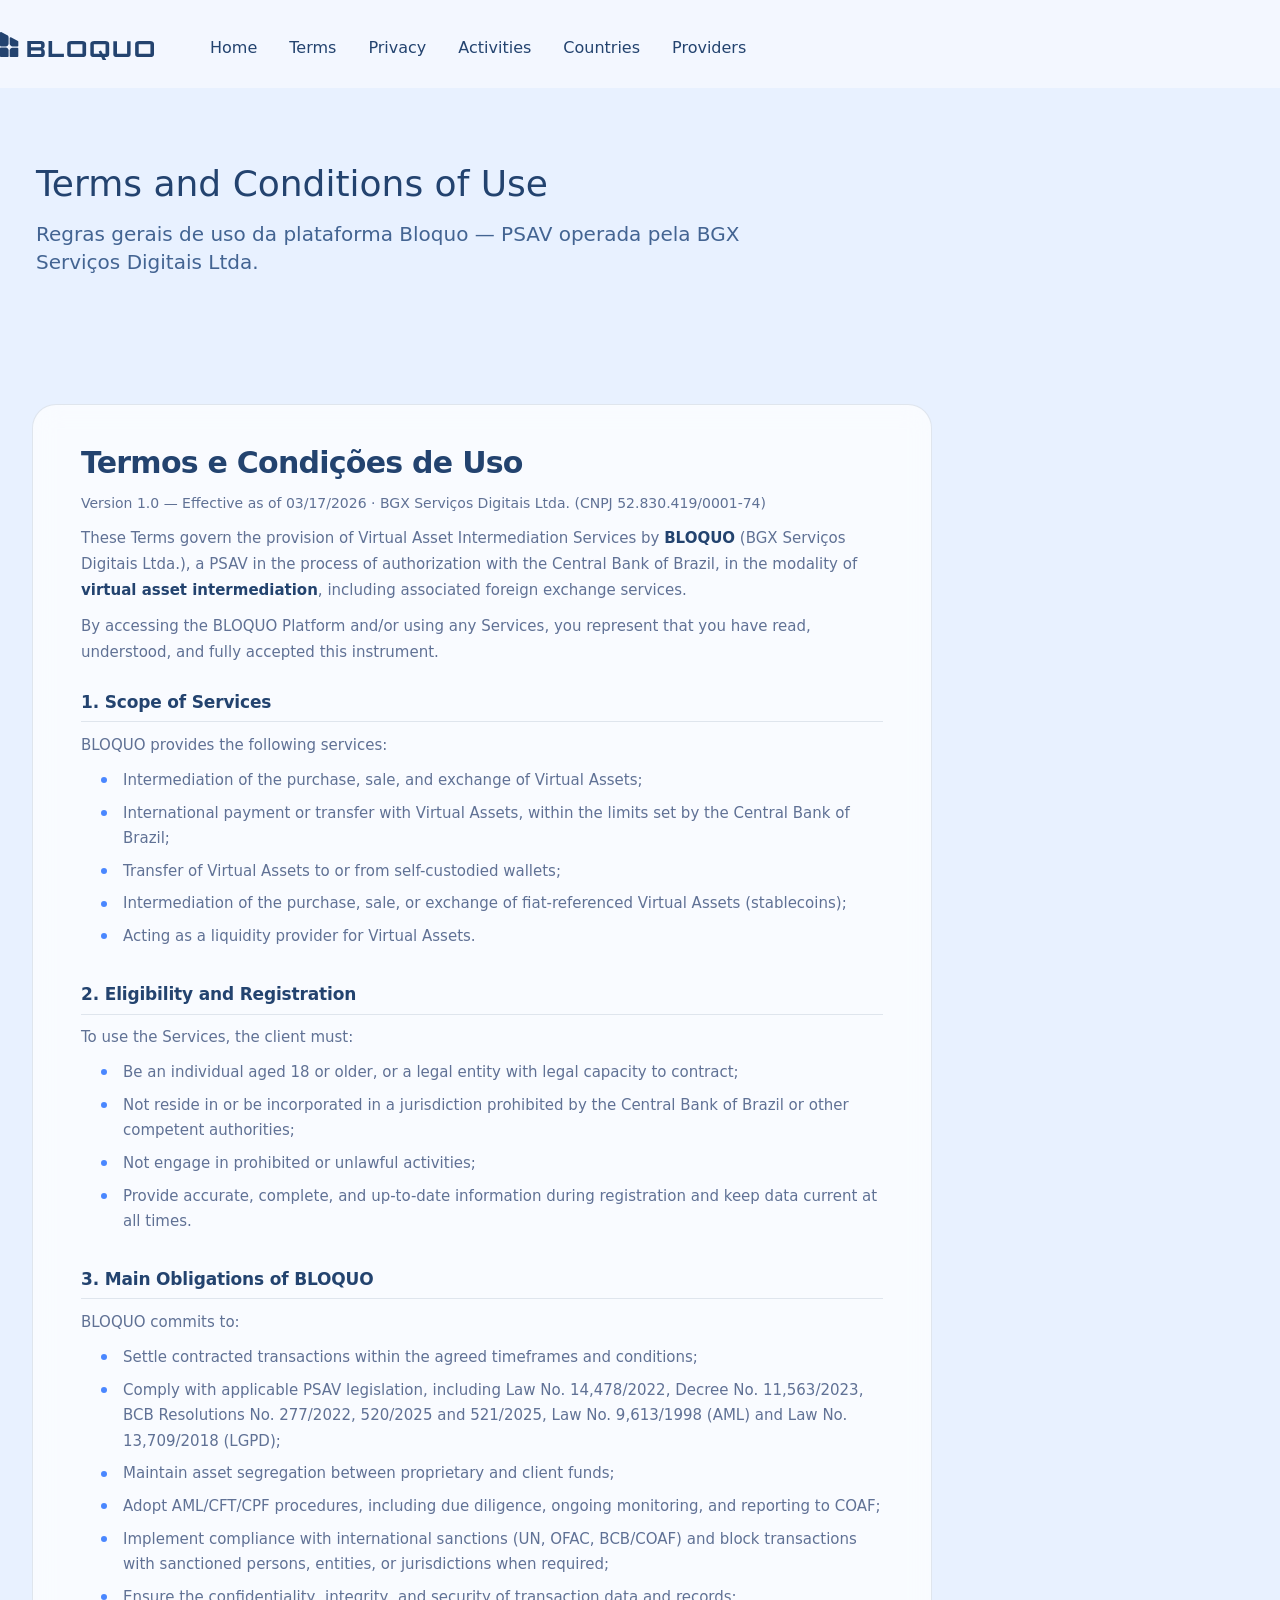
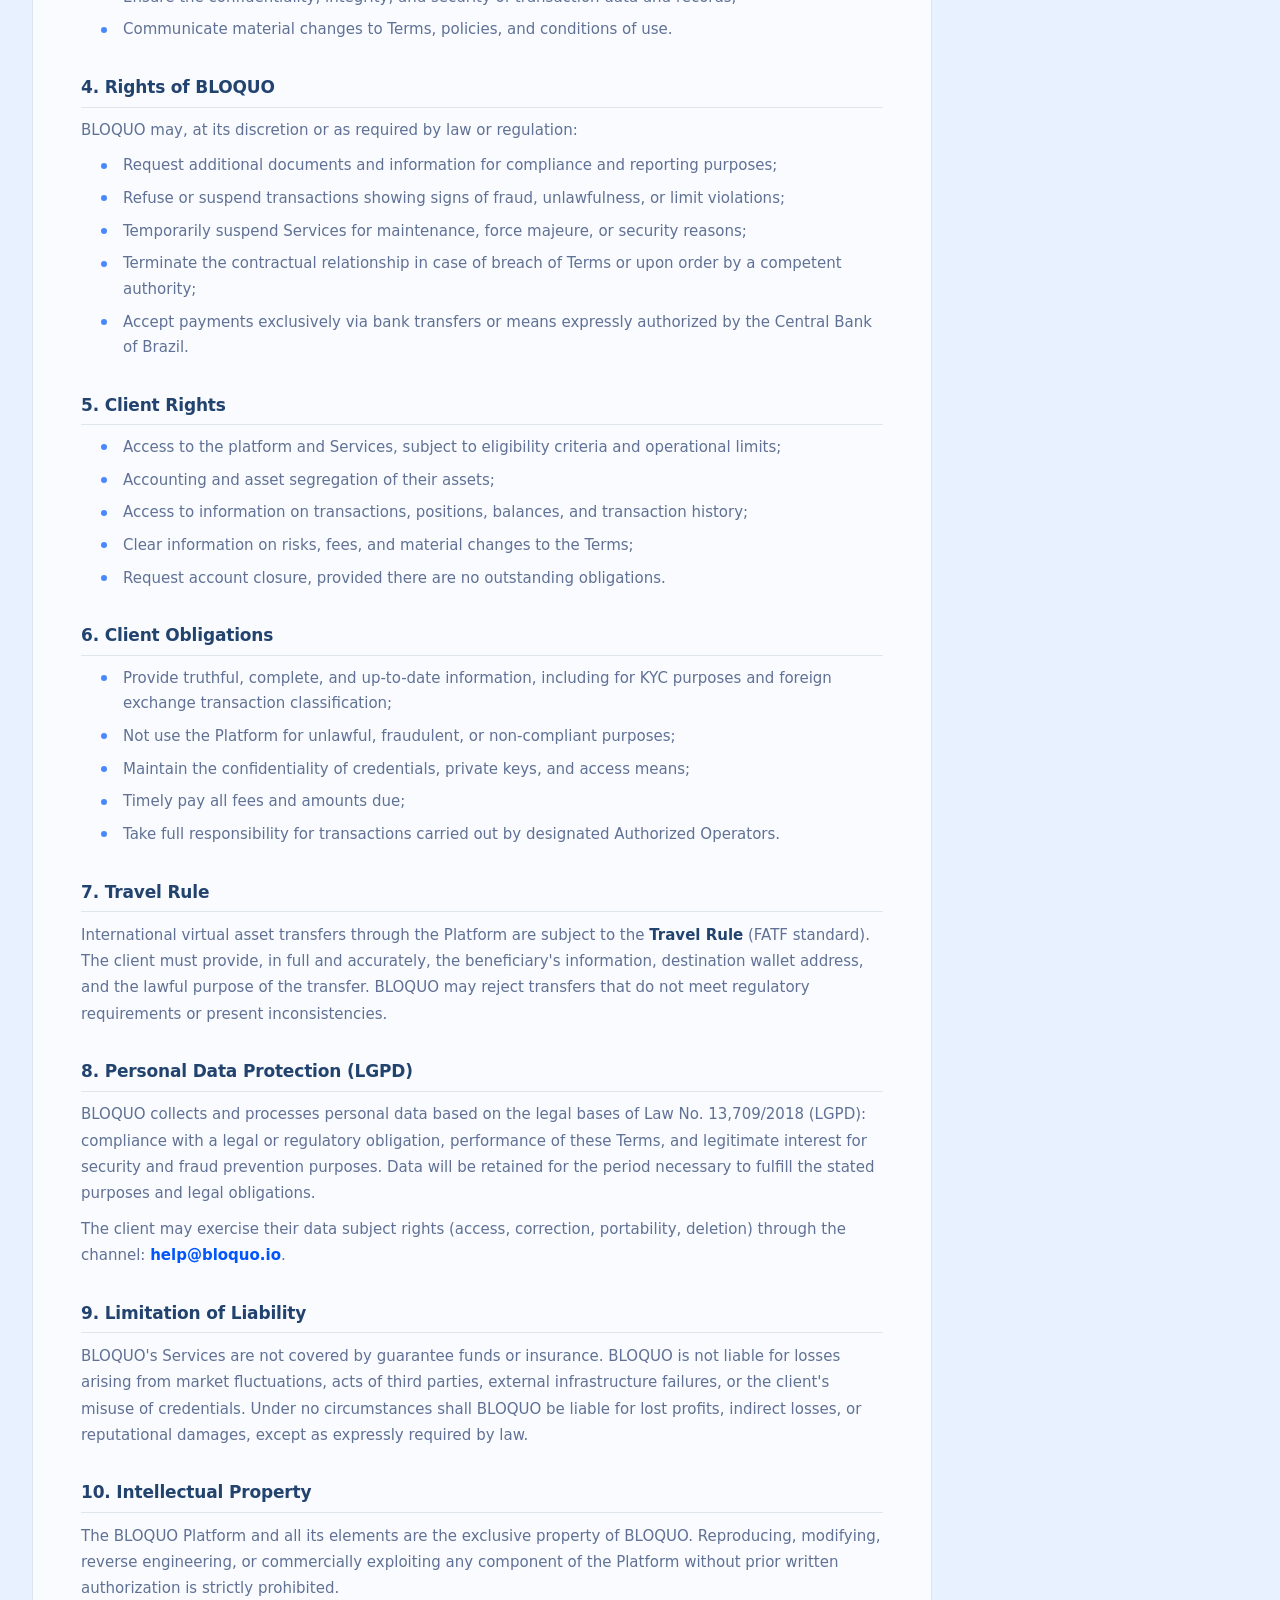
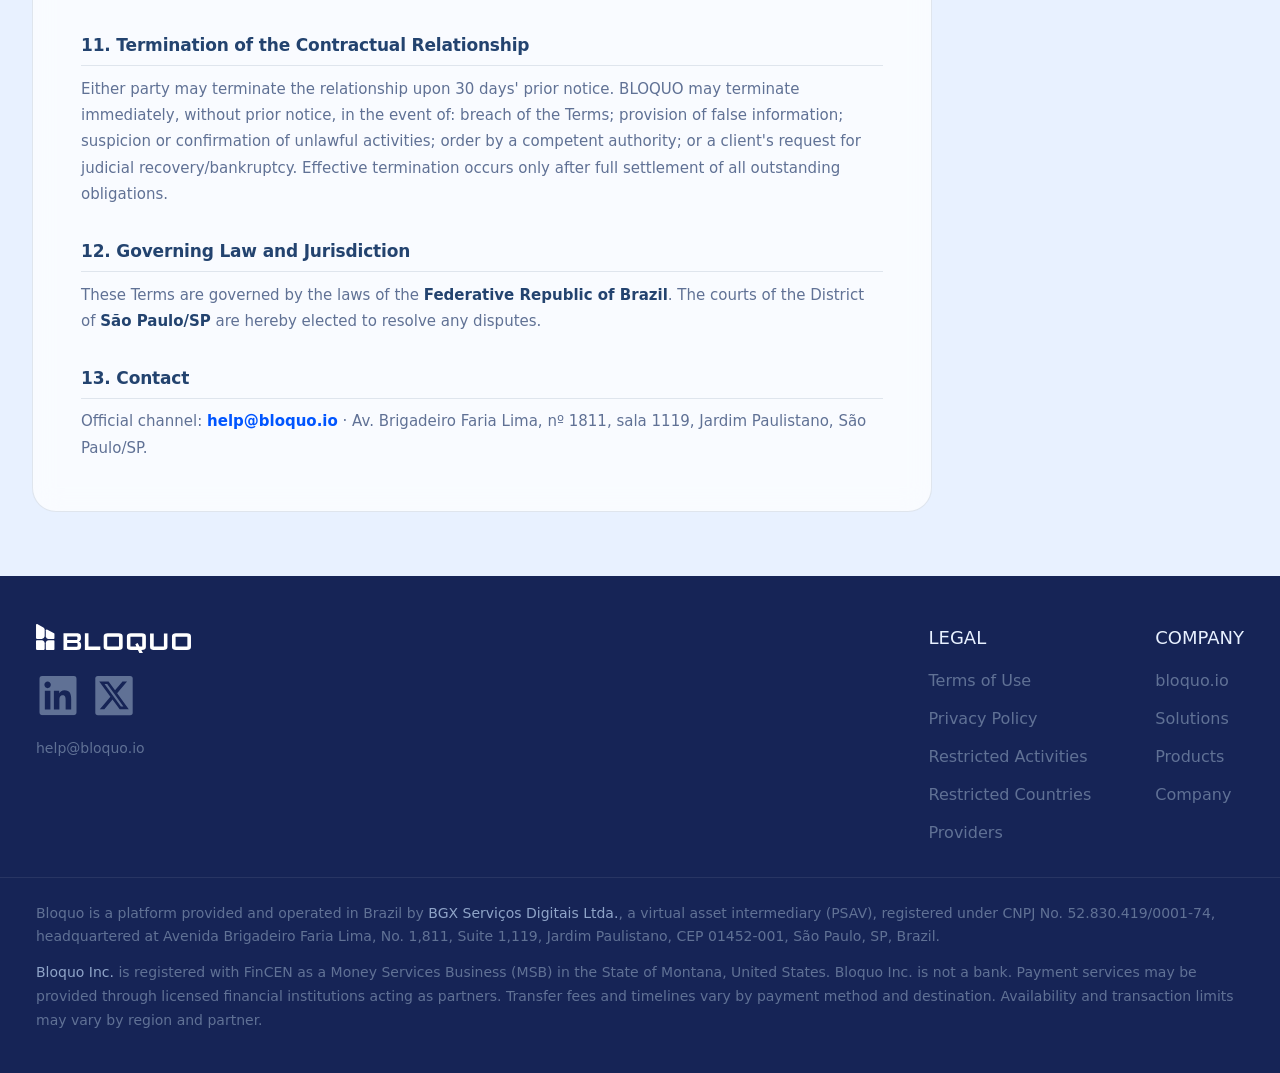
<file: terms-of-service.html>
<!doctype html>
<html lang="en">
<head>
  <meta charset="utf-8"/>
  <meta name="viewport" content="width=device-width, initial-scale=1"/>
  <title>Terms of Service — Bloquo Legal</title>
  <link rel="stylesheet" href="styles.css"/>
</head>
<body>
  <div class="container">
    
<header class="fixed top-0 pt-2 left-0 px-4.5 md:px-12 xl:px-0 right-0 z-50 bg-[#F3F7FF]">
  <div class="max-w-7xl mx-auto pl-0">
    <div class="flex items-center justify-between h-16 md:h-20">
      <div class="flex items-center gap-8 md:pl-0">
        <a class="flex items-center transition-opacity duration-300 ease-in-out hover:opacity-80" href="/">
          <img alt="Bloquo Logo" class="h-6 md:h-7 w-auto mb-1 transition-transform duration-300 ease-in-out" draggable="false" src="data:image/svg+xml,%3csvg%20width='154'%20height='28'%20viewBox='0%200%20154%2028'%20fill='none'%20xmlns='http://www.w3.org/2000/svg'%3e%3cg%20clip-path='url(%23clip0_362_6526)'%3e%3cpath%20d='M27.2982%2025.04V9.04001H40.5891C41.2258%209.04001%2041.7829%209.04001%2042.2605%209.20001C42.738%209.28001%2043.1359%209.52001%2043.5338%209.76001C43.8522%2010%2044.1705%2010.4%2044.3297%2010.88C44.4889%2011.36%2044.6481%2011.92%2044.6481%2012.64V13.68C44.6481%2014.48%2044.4889%2015.2%2044.091%2015.68C43.7726%2016.24%2043.2155%2016.56%2042.4992%2016.8C43.2951%2017.04%2043.9318%2017.44%2044.2501%2018C44.6481%2018.56%2044.8072%2019.36%2044.8072%2020.32V21.44C44.8072%2022.16%2044.7276%2022.8%2044.4889%2023.28C44.3297%2023.76%2044.0114%2024.16%2043.693%2024.4C43.3747%2024.64%2042.8972%2024.88%2042.4196%2024.96C41.9421%2025.04%2041.385%2025.12%2040.7483%2025.12L27.2982%2025.04ZM30.9592%2022H40.1116C40.5096%2022%2040.7483%2021.92%2040.9871%2021.76C41.1462%2021.6%2041.3054%2021.28%2041.3054%2020.96V19.44C41.3054%2019.04%2041.2258%2018.72%2040.9871%2018.64C40.8279%2018.48%2040.5096%2018.4%2040.1116%2018.4H30.9592V22ZM30.9592%2015.36H39.9525C40.3504%2015.36%2040.5891%2015.36%2040.8279%2015.12C40.9871%2014.96%2041.1462%2014.72%2041.1462%2014.32V13.12C41.1462%2012.8%2041.0667%2012.48%2040.8279%2012.32C40.6687%2012.16%2040.3504%2012.08%2039.9525%2012.08H30.9592V15.36Z'%20fill='%2323436F'/%3e%3cpath%20d='M48.5478%2025.04V9.04001H52.1292V21.76H63.908V25.04H48.5478Z'%20fill='%2323436F'/%3e%3cpath%20d='M67.2506%2012.24C67.2506%2010.96%2067.6486%2010.08%2068.3649%209.68001C69.0811%209.28001%2070.0362%209.04001%2071.23%209.04001H82.1333C83.3271%209.04001%2084.2822%209.28001%2084.9984%209.68001C85.7147%2010.08%2086.1127%2010.96%2086.1127%2012.24V21.76C86.1127%2023.12%2085.7943%2024%2085.078%2024.48C84.3618%2024.88%2083.4067%2025.12%2082.1333%2025.12H71.23C69.9566%2025.12%2069.0015%2024.88%2068.2853%2024.48C67.569%2024.08%2067.2506%2023.2%2067.2506%2021.84V12.32V12.24ZM70.7525%2012.24V21.84H82.4517V12.24H70.7525Z'%20fill='%2323436F'/%3e%3cpath%20d='M90.3307%2012.24C90.3307%2010.96%2090.7287%2010.08%2091.445%209.68001C92.1612%209.28001%2093.1163%209.04001%2094.3101%209.04001H105.213C106.407%209.04001%20107.362%209.28001%20108.079%209.68001C108.795%2010.08%20109.193%2010.96%20109.193%2012.24V21.76C109.193%2023.12%20108.874%2024%20108.158%2024.48C107.442%2024.88%20106.487%2025.12%20105.213%2025.12H94.3101C93.0367%2025.12%2092.0817%2024.88%2091.3654%2024.48C90.6491%2024.08%2090.3307%2023.2%2090.3307%2021.84V12.32V12.24ZM93.8326%2012.24V21.84H105.532V12.24H93.8326ZM102.667%2028L98.6873%2019.52L100.995%2018.4L106.248%2028H102.746H102.667Z'%20fill='%2323436F'/%3e%3cpath%20d='M113.49%209.2H116.992V21.76H127.1V9.2H130.602V21.76C130.602%2023.12%20130.283%2024%20129.567%2024.48C128.851%2024.88%20127.896%2025.12%20126.622%2025.12H117.311C116.674%2025.12%20116.196%2025.12%20115.639%2024.96C115.162%2024.88%20114.764%2024.72%20114.366%2024.48C114.048%2024.24%20113.729%2023.92%20113.57%2023.44C113.411%2023.04%20113.331%2022.48%20113.331%2021.76V9.2H113.49Z'%20fill='%2323436F'/%3e%3cpath%20d='M135.138%2012.24C135.138%2010.96%20135.536%2010.08%20136.252%209.68001C136.968%209.28001%20137.924%209.04001%20139.117%209.04001H150.021C151.214%209.04001%20152.17%209.28001%20152.886%209.68001C153.602%2010.08%20154%2010.96%20154%2012.24V21.76C154%2023.12%20153.682%2024%20152.965%2024.48C152.249%2024.88%20151.294%2025.12%20150.021%2025.12H139.117C137.844%2025.12%20136.889%2024.88%20136.173%2024.48C135.456%2024.08%20135.138%2023.2%20135.138%2021.84V12.32V12.24ZM138.719%2012.24V21.84H150.419V12.24H138.719Z'%20fill='%2323436F'/%3e%3cpath%20d='M0%2016.4C0%2015.92%200.318346%2015.6%200.795866%2015.6H5.73023H5.88941C7.40155%2015.68%208.59535%2016.96%208.59535%2018.48V24.24C8.59535%2024.72%208.277%2025.04%207.79948%2025.04H0.795866C0.318346%2025.04%200%2024.72%200%2024.24V16.4Z'%20fill='%2323436F'/%3e%3cpath%20d='M18.3049%2024.32C18.3049%2024.8%2017.9866%2025.12%2017.509%2025.12H10.5054C10.0279%2025.12%209.70956%2024.8%209.70956%2024.32V18.56C9.70956%2016.96%2010.9829%2015.68%2012.5747%2015.68H17.509C17.9866%2015.68%2018.3049%2016%2018.3049%2016.48V24.32Z'%20fill='%2323436F'/%3e%3cpath%20d='M7.32196%203.36008C8.11783%203.76008%208.59535%204.56008%208.59535%205.44008V11.5201V11.6801C8.51576%2013.2001%207.24238%2014.4001%205.73023%2014.4001H0.795866C0.318346%2014.4001%200%2014.0801%200%2013.6001V0.800081C0%200.160081%200.636693%20-0.15992%201.1938%200.0800805L7.32196%203.36008Z'%20fill='%2323436F'/%3e%3cpath%20d='M17.907%209.04C18.1457%209.2%2018.3049%209.44%2018.3049%209.76V13.68C18.3049%2014.16%2017.9866%2014.48%2017.509%2014.48H12.5747H12.4155C10.9829%2014.4%209.78915%2013.2%209.70956%2011.76V11.6V6C9.70956%205.36%2010.3463%205.04%2010.9034%205.28L17.907%209.04Z'%20fill='%2323436F'/%3e%3c/g%3e%3cdefs%3e%3cclipPath%20id='clip0_362_6526'%3e%3crect%20width='154'%20height='28'%20fill='white'/%3e%3c/clipPath%3e%3c/defs%3e%3c/svg%3e">
        </a>
        <nav class="hidden md:flex md:pl-6 items-center gap-8">
          <a href="index.html" class="text-[#23436F] cursor-pointer hover:text-[#0055FF] transition-colors duration-300 ease-in-out font-medium">Home</a>
          <a href="terms-of-service.html" class="text-[#23436F] cursor-pointer hover:text-[#0055FF] transition-colors duration-300 ease-in-out font-medium">Terms</a>
          <a href="privacy-policy.html" class="text-[#23436F] cursor-pointer hover:text-[#0055FF] transition-colors duration-300 ease-in-out font-medium">Privacy</a>
          <a href="restricted-activities.html" class="text-[#23436F] cursor-pointer hover:text-[#0055FF] transition-colors duration-300 ease-in-out font-medium">Activities</a>
          <a href="restricted-locations.html" class="text-[#23436F] cursor-pointer hover:text-[#0055FF] transition-colors duration-300 ease-in-out font-medium">Countries</a>
          <a href="providers.html" class="text-[#23436F] cursor-pointer hover:text-[#0055FF] transition-colors duration-300 ease-in-out font-medium">Providers</a>
        </nav>
      </div>
    </div>
  </div>
</header>
<div style="height:100px"></div>


</div><!-- /container -->

<div class="page-hero">
  <div class="page-hero__inner">
    <h2>Terms and Conditions of Use</h2>
    <p>Regras gerais de uso da plataforma Bloquo — PSAV operada pela BGX Serviços Digitais Ltda.</p>
  </div>
</div>

<div class="container" style="padding-top:0">
<section>
  <h2>Termos e Condições de Uso</h2>
  <p class=meta>Version 1.0 — Effective as of 03/17/2026 · BGX Serviços Digitais Ltda. (CNPJ 52.830.419/0001-74)</p>
  <p>These Terms govern the provision of Virtual Asset Intermediation Services by <strong>BLOQUO</strong> (BGX Serviços Digitais Ltda.), a PSAV in the process of authorization with the Central Bank of Brazil, in the modality of <strong>virtual asset intermediation</strong>, including associated foreign exchange services.</p>
  <p>By accessing the BLOQUO Platform and/or using any Services, you represent that you have read, understood, and fully accepted this instrument.</p>

  <h3>1. Scope of Services</h3>
  <p>BLOQUO provides the following services:</p>
  <ul>
    <li>Intermediation of the purchase, sale, and exchange of Virtual Assets;</li>
    <li>International payment or transfer with Virtual Assets, within the limits set by the Central Bank of Brazil;</li>
    <li>Transfer of Virtual Assets to or from self-custodied wallets;</li>
    <li>Intermediation of the purchase, sale, or exchange of fiat-referenced Virtual Assets (stablecoins);</li>
    <li>Acting as a liquidity provider for Virtual Assets.</li>
  </ul>

  <h3>2. Eligibility and Registration</h3>
  <p>To use the Services, the client must:</p>
  <ul>
    <li>Be an individual aged 18 or older, or a legal entity with legal capacity to contract;</li>
    <li>Not reside in or be incorporated in a jurisdiction prohibited by the Central Bank of Brazil or other competent authorities;</li>
    <li>Not engage in prohibited or unlawful activities;</li>
    <li>Provide accurate, complete, and up-to-date information during registration and keep data current at all times.</li>
  </ul>

  <h3>3. Main Obligations of BLOQUO</h3>
  <p>BLOQUO commits to:</p>
  <ul>
    <li>Settle contracted transactions within the agreed timeframes and conditions;</li>
    <li>Comply with applicable PSAV legislation, including Law No. 14,478/2022, Decree No. 11,563/2023, BCB Resolutions No. 277/2022, 520/2025 and 521/2025, Law No. 9,613/1998 (AML) and Law No. 13,709/2018 (LGPD);</li>
    <li>Maintain asset segregation between proprietary and client funds;</li>
    <li>Adopt AML/CFT/CPF procedures, including due diligence, ongoing monitoring, and reporting to COAF;</li>
    <li>Implement compliance with international sanctions (UN, OFAC, BCB/COAF) and block transactions with sanctioned persons, entities, or jurisdictions when required;</li>
    <li>Ensure the confidentiality, integrity, and security of transaction data and records;</li>
    <li>Communicate material changes to Terms, policies, and conditions of use.</li>
  </ul>

  <h3>4. Rights of BLOQUO</h3>
  <p>BLOQUO may, at its discretion or as required by law or regulation:</p>
  <ul>
    <li>Request additional documents and information for compliance and reporting purposes;</li>
    <li>Refuse or suspend transactions showing signs of fraud, unlawfulness, or limit violations;</li>
    <li>Temporarily suspend Services for maintenance, force majeure, or security reasons;</li>
    <li>Terminate the contractual relationship in case of breach of Terms or upon order by a competent authority;</li>
    <li>Accept payments exclusively via bank transfers or means expressly authorized by the Central Bank of Brazil.</li>
  </ul>

  <h3>5. Client Rights</h3>
  <ul>
    <li>Access to the platform and Services, subject to eligibility criteria and operational limits;</li>
    <li>Accounting and asset segregation of their assets;</li>
    <li>Access to information on transactions, positions, balances, and transaction history;</li>
    <li>Clear information on risks, fees, and material changes to the Terms;</li>
    <li>Request account closure, provided there are no outstanding obligations.</li>
  </ul>

  <h3>6. Client Obligations</h3>
  <ul>
    <li>Provide truthful, complete, and up-to-date information, including for KYC purposes and foreign exchange transaction classification;</li>
    <li>Not use the Platform for unlawful, fraudulent, or non-compliant purposes;</li>
    <li>Maintain the confidentiality of credentials, private keys, and access means;</li>
    <li>Timely pay all fees and amounts due;</li>
    <li>Take full responsibility for transactions carried out by designated Authorized Operators.</li>
  </ul>

  <h3>7. Travel Rule</h3>
  <p>International virtual asset transfers through the Platform are subject to the <strong>Travel Rule</strong> (FATF standard). The client must provide, in full and accurately, the beneficiary's information, destination wallet address, and the lawful purpose of the transfer. BLOQUO may reject transfers that do not meet regulatory requirements or present inconsistencies.</p>

  <h3>8. Personal Data Protection (LGPD)</h3>
  <p>BLOQUO collects and processes personal data based on the legal bases of Law No. 13,709/2018 (LGPD): compliance with a legal or regulatory obligation, performance of these Terms, and legitimate interest for security and fraud prevention purposes. Data will be retained for the period necessary to fulfill the stated purposes and legal obligations.</p>
  <p>The client may exercise their data subject rights (access, correction, portability, deletion) through the channel: <a href="mailto:help@bloquo.io">help@bloquo.io</a>.</p>

  <h3>9. Limitation of Liability</h3>
  <p>BLOQUO's Services are not covered by guarantee funds or insurance. BLOQUO is not liable for losses arising from market fluctuations, acts of third parties, external infrastructure failures, or the client's misuse of credentials. Under no circumstances shall BLOQUO be liable for lost profits, indirect losses, or reputational damages, except as expressly required by law.</p>

  <h3>10. Intellectual Property</h3>
  <p>The BLOQUO Platform and all its elements are the exclusive property of BLOQUO. Reproducing, modifying, reverse engineering, or commercially exploiting any component of the Platform without prior written authorization is strictly prohibited.</p>

  <h3>11. Termination of the Contractual Relationship</h3>
  <p>Either party may terminate the relationship upon 30 days' prior notice. BLOQUO may terminate immediately, without prior notice, in the event of: breach of the Terms; provision of false information; suspicion or confirmation of unlawful activities; order by a competent authority; or a client's request for judicial recovery/bankruptcy. Effective termination occurs only after full settlement of all outstanding obligations.</p>

  <h3>12. Governing Law and Jurisdiction</h3>
  <p>These Terms are governed by the laws of the <strong>Federative Republic of Brazil</strong>. The courts of the District of <strong>São Paulo/SP</strong> are hereby elected to resolve any disputes.</p>

  <h3>13. Contact</h3>
  <p>Official channel: <a href="mailto:help@bloquo.io">help@bloquo.io</a> · Av. Brigadeiro Faria Lima, nº 1811, sala 1119, Jardim Paulistano, São Paulo/SP.</p>
</section>
    


  </div>

<footer class="site-footer">
  <div class="site-footer__inner">
    <div class="site-footer__brand">
      <a href="https://bloquo.io" class="site-footer__logo-link">
        <img src="data:image/svg+xml,%3csvg%20width='154'%20height='28'%20viewBox='0%200%20154%2028'%20fill='none'%20xmlns='http://www.w3.org/2000/svg'%3e%3cg%20clip-path='url(%23clip0_362_6526)'%3e%3cpath%20d='M27.2982%2025.04V9.04001H40.5891C41.2258%209.04001%2041.7829%209.04001%2042.2605%209.20001C42.738%209.28001%2043.1359%209.52001%2043.5338%209.76001C43.8522%2010%2044.1705%2010.4%2044.3297%2010.88C44.4889%2011.36%2044.6481%2011.92%2044.6481%2012.64V13.68C44.6481%2014.48%2044.4889%2015.2%2044.091%2015.68C43.7726%2016.24%2043.2155%2016.56%2042.4992%2016.8C43.2951%2017.04%2043.9318%2017.44%2044.2501%2018C44.6481%2018.56%2044.8072%2019.36%2044.8072%2020.32V21.44C44.8072%2022.16%2044.7276%2022.8%2044.4889%2023.28C44.3297%2023.76%2044.0114%2024.16%2043.693%2024.4C43.3747%2024.64%2042.8972%2024.88%2042.4196%2024.96C41.9421%2025.04%2041.385%2025.12%2040.7483%2025.12L27.2982%2025.04ZM30.9592%2022H40.1116C40.5096%2022%2040.7483%2021.92%2040.9871%2021.76C41.1462%2021.6%2041.3054%2021.28%2041.3054%2020.96V19.44C41.3054%2019.04%2041.2258%2018.72%2040.9871%2018.64C40.8279%2018.48%2040.5096%2018.4%2040.1116%2018.4H30.9592V22ZM30.9592%2015.36H39.9525C40.3504%2015.36%2040.5891%2015.36%2040.8279%2015.12C40.9871%2014.96%2041.1462%2014.72%2041.1462%2014.32V13.12C41.1462%2012.8%2041.0667%2012.48%2040.8279%2012.32C40.6687%2012.16%2040.3504%2012.08%2039.9525%2012.08H30.9592V15.36Z'%20fill='%2323436F'/%3e%3cpath%20d='M48.5478%2025.04V9.04001H52.1292V21.76H63.908V25.04H48.5478Z'%20fill='%2323436F'/%3e%3cpath%20d='M67.2506%2012.24C67.2506%2010.96%2067.6486%2010.08%2068.3649%209.68001C69.0811%209.28001%2070.0362%209.04001%2071.23%209.04001H82.1333C83.3271%209.04001%2084.2822%209.28001%2084.9984%209.68001C85.7147%2010.08%2086.1127%2010.96%2086.1127%2012.24V21.76C86.1127%2023.12%2085.7943%2024%2085.078%2024.48C84.3618%2024.88%2083.4067%2025.12%2082.1333%2025.12H71.23C69.9566%2025.12%2069.0015%2024.88%2068.2853%2024.48C67.569%2024.08%2067.2506%2023.2%2067.2506%2021.84V12.32V12.24ZM70.7525%2012.24V21.84H82.4517V12.24H70.7525Z'%20fill='%2323436F'/%3e%3cpath%20d='M90.3307%2012.24C90.3307%2010.96%2090.7287%2010.08%2091.445%209.68001C92.1612%209.28001%2093.1163%209.04001%2094.3101%209.04001H105.213C106.407%209.04001%20107.362%209.28001%20108.079%209.68001C108.795%2010.08%20109.193%2010.96%20109.193%2012.24V21.76C109.193%2023.12%20108.874%2024%20108.158%2024.48C107.442%2024.88%20106.487%2025.12%20105.213%2025.12H94.3101C93.0367%2025.12%2092.0817%2024.88%2091.3654%2024.48C90.6491%2024.08%2090.3307%2023.2%2090.3307%2021.84V12.32V12.24ZM93.8326%2012.24V21.84H105.532V12.24H93.8326ZM102.667%2028L98.6873%2019.52L100.995%2018.4L106.248%2028H102.746H102.667Z'%20fill='%2323436F'/%3e%3cpath%20d='M113.49%209.2H116.992V21.76H127.1V9.2H130.602V21.76C130.602%2023.12%20130.283%2024%20129.567%2024.48C128.851%2024.88%20127.896%2025.12%20126.622%2025.12H117.311C116.674%2025.12%20116.196%2025.12%20115.639%2024.96C115.162%2024.88%20114.764%2024.72%20114.366%2024.48C114.048%2024.24%20113.729%2023.92%20113.57%2023.44C113.411%2023.04%20113.331%2022.48%20113.331%2021.76V9.2H113.49Z'%20fill='%2323436F'/%3e%3cpath%20d='M135.138%2012.24C135.138%2010.96%20135.536%2010.08%20136.252%209.68001C136.968%209.28001%20137.924%209.04001%20139.117%209.04001H150.021C151.214%209.04001%20152.17%209.28001%20152.886%209.68001C153.602%2010.08%20154%2010.96%20154%2012.24V21.76C154%2023.12%20153.682%2024%20152.965%2024.48C152.249%2024.88%20151.294%2025.12%20150.021%2025.12H139.117C137.844%2025.12%20136.889%2024.88%20136.173%2024.48C135.456%2024.08%20135.138%2023.2%20135.138%2021.84V12.32V12.24ZM138.719%2012.24V21.84H150.419V12.24H138.719Z'%20fill='%2323436F'/%3e%3cpath%20d='M0%2016.4C0%2015.92%200.318346%2015.6%200.795866%2015.6H5.73023H5.88941C7.40155%2015.68%208.59535%2016.96%208.59535%2018.48V24.24C8.59535%2024.72%208.277%2025.04%207.79948%2025.04H0.795866C0.318346%2025.04%200%2024.72%200%2024.24V16.4Z'%20fill='%2323436F'/%3e%3cpath%20d='M18.3049%2024.32C18.3049%2024.8%2017.9866%2025.12%2017.509%2025.12H10.5054C10.0279%2025.12%209.70956%2024.8%209.70956%2024.32V18.56C9.70956%2016.96%2010.9829%2015.68%2012.5747%2015.68H17.509C17.9866%2015.68%2018.3049%2016%2018.3049%2016.48V24.32Z'%20fill='%2323436F'/%3e%3cpath%20d='M7.32196%203.36008C8.11783%203.76008%208.59535%204.56008%208.59535%205.44008V11.5201V11.6801C8.51576%2013.2001%207.24238%2014.4001%205.73023%2014.4001H0.795866C0.318346%2014.4001%200%2014.0801%200%2013.6001V0.800081C0%200.160081%200.636693%20-0.15992%201.1938%200.0800805L7.32196%203.36008Z'%20fill='%2323436F'/%3e%3cpath%20d='M17.907%209.04C18.1457%209.2%2018.3049%209.44%2018.3049%209.76V13.68C18.3049%2014.16%2017.9866%2014.48%2017.509%2014.48H12.5747H12.4155C10.9829%2014.4%209.78915%2013.2%209.70956%2011.76V11.6V6C9.70956%205.36%2010.3463%205.04%2010.9034%205.28L17.907%209.04Z'%20fill='%2323436F'/%3e%3c/g%3e%3cdefs%3e%3cclipPath%20id='clip0_362_6526'%3e%3crect%20width='154'%20height='28'%20fill='white'/%3e%3c/clipPath%3e%3c/defs%3e%3c/svg%3e" alt="Bloquo" class="site-footer__logo">
      </a>
      <div class="site-footer__social">
        <a href="https://www.linkedin.com/company/bloquo-inc/" target="_blank" rel="noopener" aria-label="LinkedIn" class="site-footer__social-icon">
          <img alt="LinkedIn" src="data:image/svg+xml,%3csvg%20width='29'%20height='31'%20viewBox='0%200%2029%2031'%20fill='none'%20xmlns='http://www.w3.org/2000/svg'%3e%3cg%20clip-path='url(%23clip0_639_62)'%3e%3cpath%20d='M26.8533%200H2.14102C0.957227%200%200%200.9786%200%202.18851V28.1718C0%2029.3817%200.957227%2030.3663%202.14102%2030.3663H26.8533C28.0371%2030.3663%2029%2029.3817%2029%2028.1778V2.18851C29%200.9786%2028.0371%200%2026.8533%200ZM8.60371%2025.8766H4.29902V11.3814H8.60371V25.8766ZM6.45137%209.40642C5.06934%209.40642%203.95352%208.23803%203.95352%206.79682C3.95352%205.35561%205.06934%204.18722%206.45137%204.18722C7.82773%204.18722%208.94355%205.35561%208.94355%206.79682C8.94355%208.2321%207.82773%209.40642%206.45137%209.40642ZM24.7123%2025.8766H20.4133V18.8306C20.4133%2017.1522%2020.385%2014.9874%2018.176%2014.9874C15.9387%2014.9874%2015.5988%2016.8201%2015.5988%2018.712V25.8766H11.3055V11.3814H15.4289V13.3623H15.4855C16.0576%2012.2236%2017.4623%2011.0196%2019.5523%2011.0196C23.908%2011.0196%2024.7123%2014.0207%2024.7123%2017.9232V25.8766V25.8766Z'%20fill='%23607195'/%3e%3c/g%3e%3cdefs%3e%3cclipPath%20id='clip0_639_62'%3e%3crect%20width='29'%20height='30.3663'%20fill='white'/%3e%3c/clipPath%3e%3c/defs%3e%3c/svg%3e" class="site-footer__social-img">
        </a>
        <a href="https://x.com/bloquo_io" target="_blank" rel="noopener" aria-label="X (Twitter)" class="site-footer__social-icon">
          <img alt="X" src="data:image/svg+xml,%3csvg%20width='29'%20height='31'%20viewBox='0%200%2029%2031'%20fill='none'%20xmlns='http://www.w3.org/2000/svg'%3e%3crect%20width='29'%20height='30.3663'%20rx='2'%20fill='%23607195'/%3e%3cpath%20d='M21.09%204.1709H24.604L16.9269%2013.3588L25.9584%2025.8614H18.8868L13.348%2018.2786L7.01044%2025.8614H3.49428L11.7057%2016.0339L3.04175%204.1709H10.2929L15.2995%2011.1018L21.09%204.1709ZM19.8567%2023.6589H21.8038L9.23487%206.25763H7.14535L19.8567%2023.6589Z'%20fill='%23162456'/%3e%3c/svg%3e" class="site-footer__social-img">
        </a>
      </div>
      <a href="mailto:help@bloquo.io" class="site-footer__email">help@bloquo.io</a>
    </div>
    <div class="site-footer__nav">
      <div class="site-footer__nav-col">
        <span class="site-footer__nav-heading">LEGAL</span>
        <a href="terms-of-service.html" class="site-footer__nav-link">Terms of Use</a>
        <a href="privacy-policy.html" class="site-footer__nav-link">Privacy Policy</a>
        <a href="restricted-activities.html" class="site-footer__nav-link">Restricted Activities</a>
        <a href="restricted-locations.html" class="site-footer__nav-link">Restricted Countries</a>
        <a href="providers.html" class="site-footer__nav-link">Providers</a>
      </div>
      <div class="site-footer__nav-col">
        <span class="site-footer__nav-heading">COMPANY</span>
        <a href="https://bloquo.io" class="site-footer__nav-link">bloquo.io</a>
        <a href="https://bloquo.io/#solutions" class="site-footer__nav-link">Solutions</a>
        <a href="https://bloquo.io/#products" class="site-footer__nav-link">Products</a>
        <a href="https://bloquo.io/company" class="site-footer__nav-link">Company</a>
      </div>
    </div>
  </div>
  <div class="site-footer__legal">
    <p>Bloquo is a platform provided and operated in Brazil by <strong>BGX Serviços Digitais Ltda.</strong>, a virtual asset intermediary (PSAV), registered under CNPJ No. 52.830.419/0001-74, headquartered at Avenida Brigadeiro Faria Lima, No. 1,811, Suite 1,119, Jardim Paulistano, CEP 01452-001, São Paulo, SP, Brazil.</p>
    <p><strong>Bloquo Inc.</strong> is registered with FinCEN as a Money Services Business (MSB) in the State of Montana, United States. Bloquo Inc. is not a bank. Payment services may be provided through licensed financial institutions acting as partners. Transfer fees and timelines vary by payment method and destination. Availability and transaction limits may vary by region and partner.</p>
  </div>
</footer>
</body>
</html>
</file>
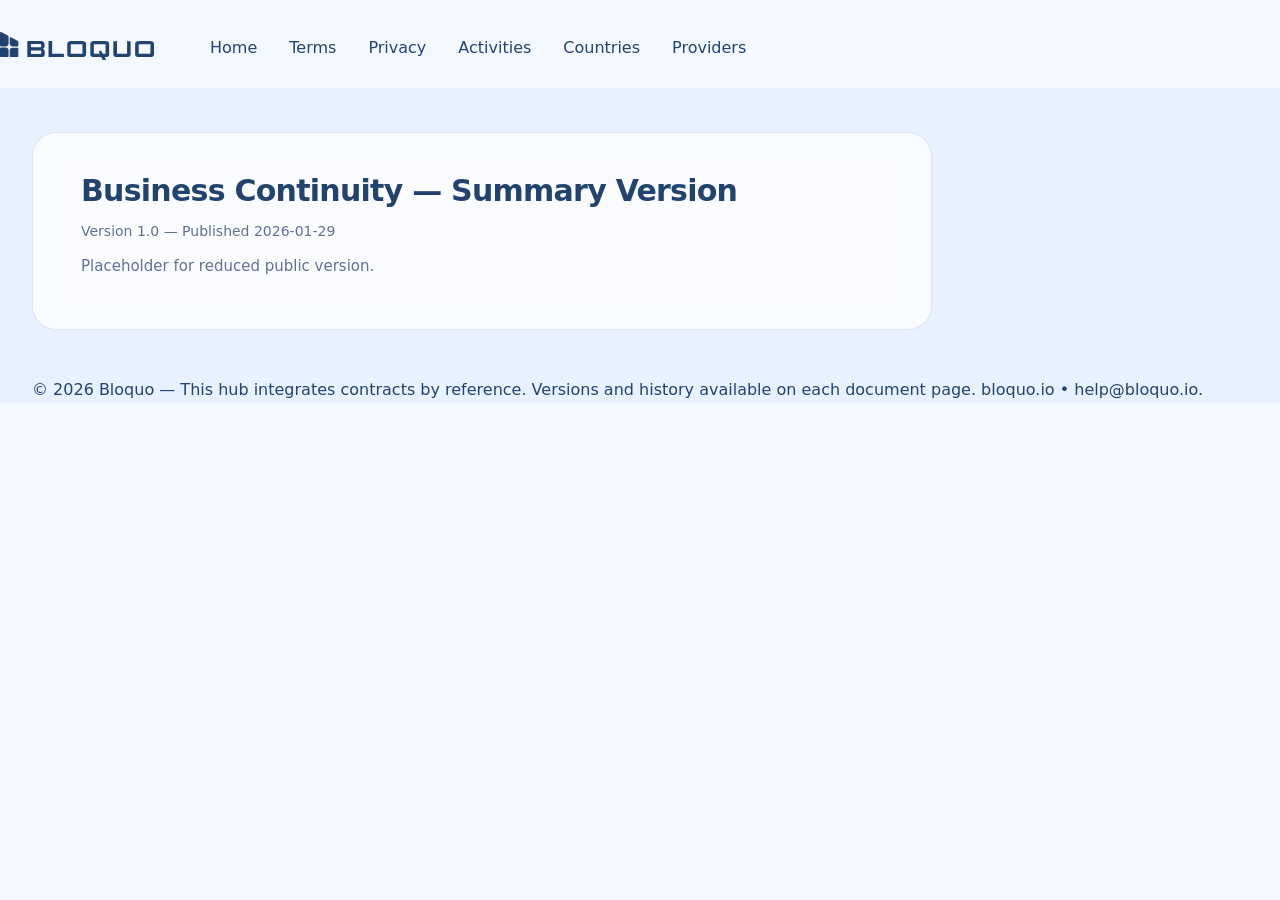
<file: policies/continuidade.html>
<!doctype html>
<html lang="en">
<head>
  <meta charset="utf-8"/>
  <meta name="viewport" content="width=device-width, initial-scale=1"/>
  <title>Business Continuity — Bloquo Legal</title>
  <link rel="stylesheet" href="../styles.css"/>
</head>
<body>
  <div class="container">
    
<header class="fixed top-0 pt-2 left-0 px-4.5 md:px-12 xl:px-0 right-0 z-50 bg-[#F3F7FF]">
  <div class="max-w-7xl mx-auto pl-0">
    <div class="flex items-center justify-between h-16 md:h-20">
      <div class="flex items-center gap-8 md:pl-0">
        <a class="flex items-center transition-opacity duration-300 ease-in-out hover:opacity-80" href="../">
          <img alt="Bloquo Logo" class="h-6 md:h-7 w-auto mb-1 transition-transform duration-300 ease-in-out" draggable="false" src="data:image/svg+xml,%3csvg%20width='154'%20height='28'%20viewBox='0%200%20154%2028'%20fill='none'%20xmlns='http://www.w3.org/2000/svg'%3e%3cg%20clip-path='url(%23clip0_362_6526)'%3e%3cpath%20d='M27.2982%2025.04V9.04001H40.5891C41.2258%209.04001%2041.7829%209.04001%2042.2605%209.20001C42.738%209.28001%2043.1359%209.52001%2043.5338%209.76001C43.8522%2010%2044.1705%2010.4%2044.3297%2010.88C44.4889%2011.36%2044.6481%2011.92%2044.6481%2012.64V13.68C44.6481%2014.48%2044.4889%2015.2%2044.091%2015.68C43.7726%2016.24%2043.2155%2016.56%2042.4992%2016.8C43.2951%2017.04%2043.9318%2017.44%2044.2501%2018C44.6481%2018.56%2044.8072%2019.36%2044.8072%2020.32V21.44C44.8072%2022.16%2044.7276%2022.8%2044.4889%2023.28C44.3297%2023.76%2044.0114%2024.16%2043.693%2024.4C43.3747%2024.64%2042.8972%2024.88%2042.4196%2024.96C41.9421%2025.04%2041.385%2025.12%2040.7483%2025.12L27.2982%2025.04ZM30.9592%2022H40.1116C40.5096%2022%2040.7483%2021.92%2040.9871%2021.76C41.1462%2021.6%2041.3054%2021.28%2041.3054%2020.96V19.44C41.3054%2019.04%2041.2258%2018.72%2040.9871%2018.64C40.8279%2018.48%2040.5096%2018.4%2040.1116%2018.4H30.9592V22ZM30.9592%2015.36H39.9525C40.3504%2015.36%2040.5891%2015.36%2040.8279%2015.12C40.9871%2014.96%2041.1462%2014.72%2041.1462%2014.32V13.12C41.1462%2012.8%2041.0667%2012.48%2040.8279%2012.32C40.6687%2012.16%2040.3504%2012.08%2039.9525%2012.08H30.9592V15.36Z'%20fill='%2323436F'/%3e%3cpath%20d='M48.5478%2025.04V9.04001H52.1292V21.76H63.908V25.04H48.5478Z'%20fill='%2323436F'/%3e%3cpath%20d='M67.2506%2012.24C67.2506%2010.96%2067.6486%2010.08%2068.3649%209.68001C69.0811%209.28001%2070.0362%209.04001%2071.23%209.04001H82.1333C83.3271%209.04001%2084.2822%209.28001%2084.9984%209.68001C85.7147%2010.08%2086.1127%2010.96%2086.1127%2012.24V21.76C86.1127%2023.12%2085.7943%2024%2085.078%2024.48C84.3618%2024.88%2083.4067%2025.12%2082.1333%2025.12H71.23C69.9566%2025.12%2069.0015%2024.88%2068.2853%2024.48C67.569%2024.08%2067.2506%2023.2%2067.2506%2021.84V12.32V12.24ZM70.7525%2012.24V21.84H82.4517V12.24H70.7525Z'%20fill='%2323436F'/%3e%3cpath%20d='M90.3307%2012.24C90.3307%2010.96%2090.7287%2010.08%2091.445%209.68001C92.1612%209.28001%2093.1163%209.04001%2094.3101%209.04001H105.213C106.407%209.04001%20107.362%209.28001%20108.079%209.68001C108.795%2010.08%20109.193%2010.96%20109.193%2012.24V21.76C109.193%2023.12%20108.874%2024%20108.158%2024.48C107.442%2024.88%20106.487%2025.12%20105.213%2025.12H94.3101C93.0367%2025.12%2092.0817%2024.88%2091.3654%2024.48C90.6491%2024.08%2090.3307%2023.2%2090.3307%2021.84V12.32V12.24ZM93.8326%2012.24V21.84H105.532V12.24H93.8326ZM102.667%2028L98.6873%2019.52L100.995%2018.4L106.248%2028H102.746H102.667Z'%20fill='%2323436F'/%3e%3cpath%20d='M113.49%209.2H116.992V21.76H127.1V9.2H130.602V21.76C130.602%2023.12%20130.283%2024%20129.567%2024.48C128.851%2024.88%20127.896%2025.12%20126.622%2025.12H117.311C116.674%2025.12%20116.196%2025.12%20115.639%2024.96C115.162%2024.88%20114.764%2024.72%20114.366%2024.48C114.048%2024.24%20113.729%2023.92%20113.57%2023.44C113.411%2023.04%20113.331%2022.48%20113.331%2021.76V9.2H113.49Z'%20fill='%2323436F'/%3e%3cpath%20d='M135.138%2012.24C135.138%2010.96%20135.536%2010.08%20136.252%209.68001C136.968%209.28001%20137.924%209.04001%20139.117%209.04001H150.021C151.214%209.04001%20152.17%209.28001%20152.886%209.68001C153.602%2010.08%20154%2010.96%20154%2012.24V21.76C154%2023.12%20153.682%2024%20152.965%2024.48C152.249%2024.88%20151.294%2025.12%20150.021%2025.12H139.117C137.844%2025.12%20136.889%2024.88%20136.173%2024.48C135.456%2024.08%20135.138%2023.2%20135.138%2021.84V12.32V12.24ZM138.719%2012.24V21.84H150.419V12.24H138.719Z'%20fill='%2323436F'/%3e%3cpath%20d='M0%2016.4C0%2015.92%200.318346%2015.6%200.795866%2015.6H5.73023H5.88941C7.40155%2015.68%208.59535%2016.96%208.59535%2018.48V24.24C8.59535%2024.72%208.277%2025.04%207.79948%2025.04H0.795866C0.318346%2025.04%200%2024.72%200%2024.24V16.4Z'%20fill='%2323436F'/%3e%3cpath%20d='M18.3049%2024.32C18.3049%2024.8%2017.9866%2025.12%2017.509%2025.12H10.5054C10.0279%2025.12%209.70956%2024.8%209.70956%2024.32V18.56C9.70956%2016.96%2010.9829%2015.68%2012.5747%2015.68H17.509C17.9866%2015.68%2018.3049%2016%2018.3049%2016.48V24.32Z'%20fill='%2323436F'/%3e%3cpath%20d='M7.32196%203.36008C8.11783%203.76008%208.59535%204.56008%208.59535%205.44008V11.5201V11.6801C8.51576%2013.2001%207.24238%2014.4001%205.73023%2014.4001H0.795866C0.318346%2014.4001%200%2014.0801%200%2013.6001V0.800081C0%200.160081%200.636693%20-0.15992%201.1938%200.0800805L7.32196%203.36008Z'%20fill='%2323436F'/%3e%3cpath%20d='M17.907%209.04C18.1457%209.2%2018.3049%209.44%2018.3049%209.76V13.68C18.3049%2014.16%2017.9866%2014.48%2017.509%2014.48H12.5747H12.4155C10.9829%2014.4%209.78915%2013.2%209.70956%2011.76V11.6V6C9.70956%205.36%2010.3463%205.04%2010.9034%205.28L17.907%209.04Z'%20fill='%2323436F'/%3e%3c/g%3e%3cdefs%3e%3cclipPath%20id='clip0_362_6526'%3e%3crect%20width='154'%20height='28'%20fill='white'/%3e%3c/clipPath%3e%3c/defs%3e%3c/svg%3e">
        </a>
        <nav class="hidden md:flex md:pl-6 items-center gap-8">
          <a href="../index.html" class="text-[#23436F] cursor-pointer hover:text-[#0055FF] transition-colors duration-300 ease-in-out font-medium">Home</a>
          <a href="../terms-of-service.html" class="text-[#23436F] cursor-pointer hover:text-[#0055FF] transition-colors duration-300 ease-in-out font-medium">Terms</a>
          <a href="../privacy-policy.html" class="text-[#23436F] cursor-pointer hover:text-[#0055FF] transition-colors duration-300 ease-in-out font-medium">Privacy</a>
          <a href="../restricted-activities.html" class="text-[#23436F] cursor-pointer hover:text-[#0055FF] transition-colors duration-300 ease-in-out font-medium">Activities</a>
          <a href="../restricted-locations.html" class="text-[#23436F] cursor-pointer hover:text-[#0055FF] transition-colors duration-300 ease-in-out font-medium">Countries</a>
          <a href="../providers.html" class="text-[#23436F] cursor-pointer hover:text-[#0055FF] transition-colors duration-300 ease-in-out font-medium">Providers</a>
        </nav>
      </div>
    </div>
  </div>
</header>
<div style="height:100px"></div>

    <section><h2>Business Continuity — Summary Version</h2><p class=meta>Version 1.0 — Published 2026-01-29</p><p>Placeholder for reduced public version.</p></section>
    
<footer class=footer>
  <p>© 2026 Bloquo — This hub integrates contracts by reference. Versions and history available on each document page.
  <a href="https://bloquo.io">bloquo.io</a> • <a href="mailto:help@bloquo.io">help@bloquo.io</a>.</p>
</footer>

  </div>
</body>
</html>
</file>
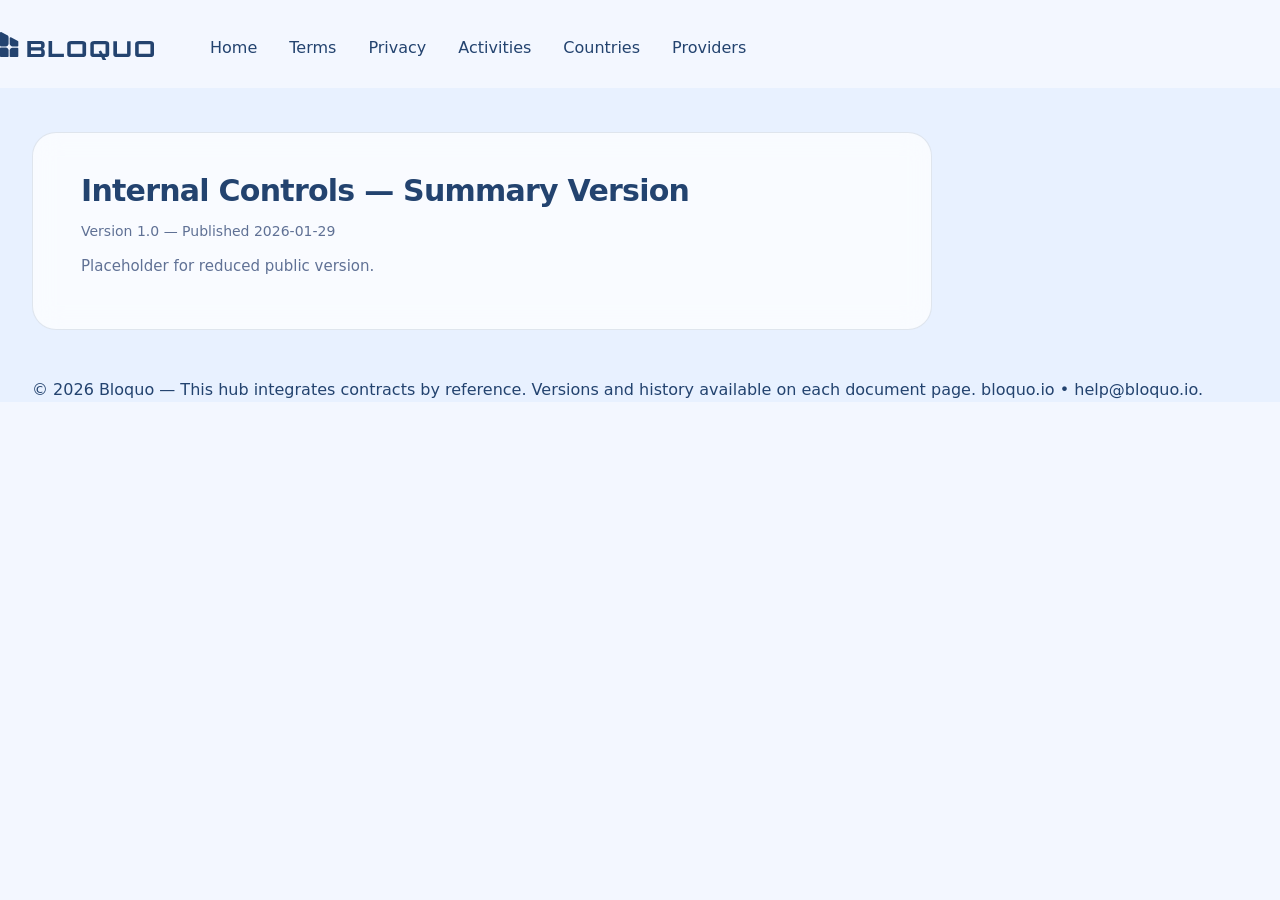
<file: policies/controles-internos.html>
<!doctype html>
<html lang="en">
<head>
  <meta charset="utf-8"/>
  <meta name="viewport" content="width=device-width, initial-scale=1"/>
  <title>Internal Controls — Bloquo Legal</title>
  <link rel="stylesheet" href="../styles.css"/>
</head>
<body>
  <div class="container">
    
<header class="fixed top-0 pt-2 left-0 px-4.5 md:px-12 xl:px-0 right-0 z-50 bg-[#F3F7FF]">
  <div class="max-w-7xl mx-auto pl-0">
    <div class="flex items-center justify-between h-16 md:h-20">
      <div class="flex items-center gap-8 md:pl-0">
        <a class="flex items-center transition-opacity duration-300 ease-in-out hover:opacity-80" href="../">
          <img alt="Bloquo Logo" class="h-6 md:h-7 w-auto mb-1 transition-transform duration-300 ease-in-out" draggable="false" src="data:image/svg+xml,%3csvg%20width='154'%20height='28'%20viewBox='0%200%20154%2028'%20fill='none'%20xmlns='http://www.w3.org/2000/svg'%3e%3cg%20clip-path='url(%23clip0_362_6526)'%3e%3cpath%20d='M27.2982%2025.04V9.04001H40.5891C41.2258%209.04001%2041.7829%209.04001%2042.2605%209.20001C42.738%209.28001%2043.1359%209.52001%2043.5338%209.76001C43.8522%2010%2044.1705%2010.4%2044.3297%2010.88C44.4889%2011.36%2044.6481%2011.92%2044.6481%2012.64V13.68C44.6481%2014.48%2044.4889%2015.2%2044.091%2015.68C43.7726%2016.24%2043.2155%2016.56%2042.4992%2016.8C43.2951%2017.04%2043.9318%2017.44%2044.2501%2018C44.6481%2018.56%2044.8072%2019.36%2044.8072%2020.32V21.44C44.8072%2022.16%2044.7276%2022.8%2044.4889%2023.28C44.3297%2023.76%2044.0114%2024.16%2043.693%2024.4C43.3747%2024.64%2042.8972%2024.88%2042.4196%2024.96C41.9421%2025.04%2041.385%2025.12%2040.7483%2025.12L27.2982%2025.04ZM30.9592%2022H40.1116C40.5096%2022%2040.7483%2021.92%2040.9871%2021.76C41.1462%2021.6%2041.3054%2021.28%2041.3054%2020.96V19.44C41.3054%2019.04%2041.2258%2018.72%2040.9871%2018.64C40.8279%2018.48%2040.5096%2018.4%2040.1116%2018.4H30.9592V22ZM30.9592%2015.36H39.9525C40.3504%2015.36%2040.5891%2015.36%2040.8279%2015.12C40.9871%2014.96%2041.1462%2014.72%2041.1462%2014.32V13.12C41.1462%2012.8%2041.0667%2012.48%2040.8279%2012.32C40.6687%2012.16%2040.3504%2012.08%2039.9525%2012.08H30.9592V15.36Z'%20fill='%2323436F'/%3e%3cpath%20d='M48.5478%2025.04V9.04001H52.1292V21.76H63.908V25.04H48.5478Z'%20fill='%2323436F'/%3e%3cpath%20d='M67.2506%2012.24C67.2506%2010.96%2067.6486%2010.08%2068.3649%209.68001C69.0811%209.28001%2070.0362%209.04001%2071.23%209.04001H82.1333C83.3271%209.04001%2084.2822%209.28001%2084.9984%209.68001C85.7147%2010.08%2086.1127%2010.96%2086.1127%2012.24V21.76C86.1127%2023.12%2085.7943%2024%2085.078%2024.48C84.3618%2024.88%2083.4067%2025.12%2082.1333%2025.12H71.23C69.9566%2025.12%2069.0015%2024.88%2068.2853%2024.48C67.569%2024.08%2067.2506%2023.2%2067.2506%2021.84V12.32V12.24ZM70.7525%2012.24V21.84H82.4517V12.24H70.7525Z'%20fill='%2323436F'/%3e%3cpath%20d='M90.3307%2012.24C90.3307%2010.96%2090.7287%2010.08%2091.445%209.68001C92.1612%209.28001%2093.1163%209.04001%2094.3101%209.04001H105.213C106.407%209.04001%20107.362%209.28001%20108.079%209.68001C108.795%2010.08%20109.193%2010.96%20109.193%2012.24V21.76C109.193%2023.12%20108.874%2024%20108.158%2024.48C107.442%2024.88%20106.487%2025.12%20105.213%2025.12H94.3101C93.0367%2025.12%2092.0817%2024.88%2091.3654%2024.48C90.6491%2024.08%2090.3307%2023.2%2090.3307%2021.84V12.32V12.24ZM93.8326%2012.24V21.84H105.532V12.24H93.8326ZM102.667%2028L98.6873%2019.52L100.995%2018.4L106.248%2028H102.746H102.667Z'%20fill='%2323436F'/%3e%3cpath%20d='M113.49%209.2H116.992V21.76H127.1V9.2H130.602V21.76C130.602%2023.12%20130.283%2024%20129.567%2024.48C128.851%2024.88%20127.896%2025.12%20126.622%2025.12H117.311C116.674%2025.12%20116.196%2025.12%20115.639%2024.96C115.162%2024.88%20114.764%2024.72%20114.366%2024.48C114.048%2024.24%20113.729%2023.92%20113.57%2023.44C113.411%2023.04%20113.331%2022.48%20113.331%2021.76V9.2H113.49Z'%20fill='%2323436F'/%3e%3cpath%20d='M135.138%2012.24C135.138%2010.96%20135.536%2010.08%20136.252%209.68001C136.968%209.28001%20137.924%209.04001%20139.117%209.04001H150.021C151.214%209.04001%20152.17%209.28001%20152.886%209.68001C153.602%2010.08%20154%2010.96%20154%2012.24V21.76C154%2023.12%20153.682%2024%20152.965%2024.48C152.249%2024.88%20151.294%2025.12%20150.021%2025.12H139.117C137.844%2025.12%20136.889%2024.88%20136.173%2024.48C135.456%2024.08%20135.138%2023.2%20135.138%2021.84V12.32V12.24ZM138.719%2012.24V21.84H150.419V12.24H138.719Z'%20fill='%2323436F'/%3e%3cpath%20d='M0%2016.4C0%2015.92%200.318346%2015.6%200.795866%2015.6H5.73023H5.88941C7.40155%2015.68%208.59535%2016.96%208.59535%2018.48V24.24C8.59535%2024.72%208.277%2025.04%207.79948%2025.04H0.795866C0.318346%2025.04%200%2024.72%200%2024.24V16.4Z'%20fill='%2323436F'/%3e%3cpath%20d='M18.3049%2024.32C18.3049%2024.8%2017.9866%2025.12%2017.509%2025.12H10.5054C10.0279%2025.12%209.70956%2024.8%209.70956%2024.32V18.56C9.70956%2016.96%2010.9829%2015.68%2012.5747%2015.68H17.509C17.9866%2015.68%2018.3049%2016%2018.3049%2016.48V24.32Z'%20fill='%2323436F'/%3e%3cpath%20d='M7.32196%203.36008C8.11783%203.76008%208.59535%204.56008%208.59535%205.44008V11.5201V11.6801C8.51576%2013.2001%207.24238%2014.4001%205.73023%2014.4001H0.795866C0.318346%2014.4001%200%2014.0801%200%2013.6001V0.800081C0%200.160081%200.636693%20-0.15992%201.1938%200.0800805L7.32196%203.36008Z'%20fill='%2323436F'/%3e%3cpath%20d='M17.907%209.04C18.1457%209.2%2018.3049%209.44%2018.3049%209.76V13.68C18.3049%2014.16%2017.9866%2014.48%2017.509%2014.48H12.5747H12.4155C10.9829%2014.4%209.78915%2013.2%209.70956%2011.76V11.6V6C9.70956%205.36%2010.3463%205.04%2010.9034%205.28L17.907%209.04Z'%20fill='%2323436F'/%3e%3c/g%3e%3cdefs%3e%3cclipPath%20id='clip0_362_6526'%3e%3crect%20width='154'%20height='28'%20fill='white'/%3e%3c/clipPath%3e%3c/defs%3e%3c/svg%3e">
        </a>
        <nav class="hidden md:flex md:pl-6 items-center gap-8">
          <a href="../index.html" class="text-[#23436F] cursor-pointer hover:text-[#0055FF] transition-colors duration-300 ease-in-out font-medium">Home</a>
          <a href="../terms-of-service.html" class="text-[#23436F] cursor-pointer hover:text-[#0055FF] transition-colors duration-300 ease-in-out font-medium">Terms</a>
          <a href="../privacy-policy.html" class="text-[#23436F] cursor-pointer hover:text-[#0055FF] transition-colors duration-300 ease-in-out font-medium">Privacy</a>
          <a href="../restricted-activities.html" class="text-[#23436F] cursor-pointer hover:text-[#0055FF] transition-colors duration-300 ease-in-out font-medium">Activities</a>
          <a href="../restricted-locations.html" class="text-[#23436F] cursor-pointer hover:text-[#0055FF] transition-colors duration-300 ease-in-out font-medium">Countries</a>
          <a href="../providers.html" class="text-[#23436F] cursor-pointer hover:text-[#0055FF] transition-colors duration-300 ease-in-out font-medium">Providers</a>
        </nav>
      </div>
    </div>
  </div>
</header>
<div style="height:100px"></div>

    <section><h2>Internal Controls — Summary Version</h2><p class=meta>Version 1.0 — Published 2026-01-29</p><p>Placeholder for reduced public version.</p></section>
    
<footer class=footer>
  <p>© 2026 Bloquo — This hub integrates contracts by reference. Versions and history available on each document page.
  <a href="https://bloquo.io">bloquo.io</a> • <a href="mailto:help@bloquo.io">help@bloquo.io</a>.</p>
</footer>

  </div>
</body>
</html>
</file>
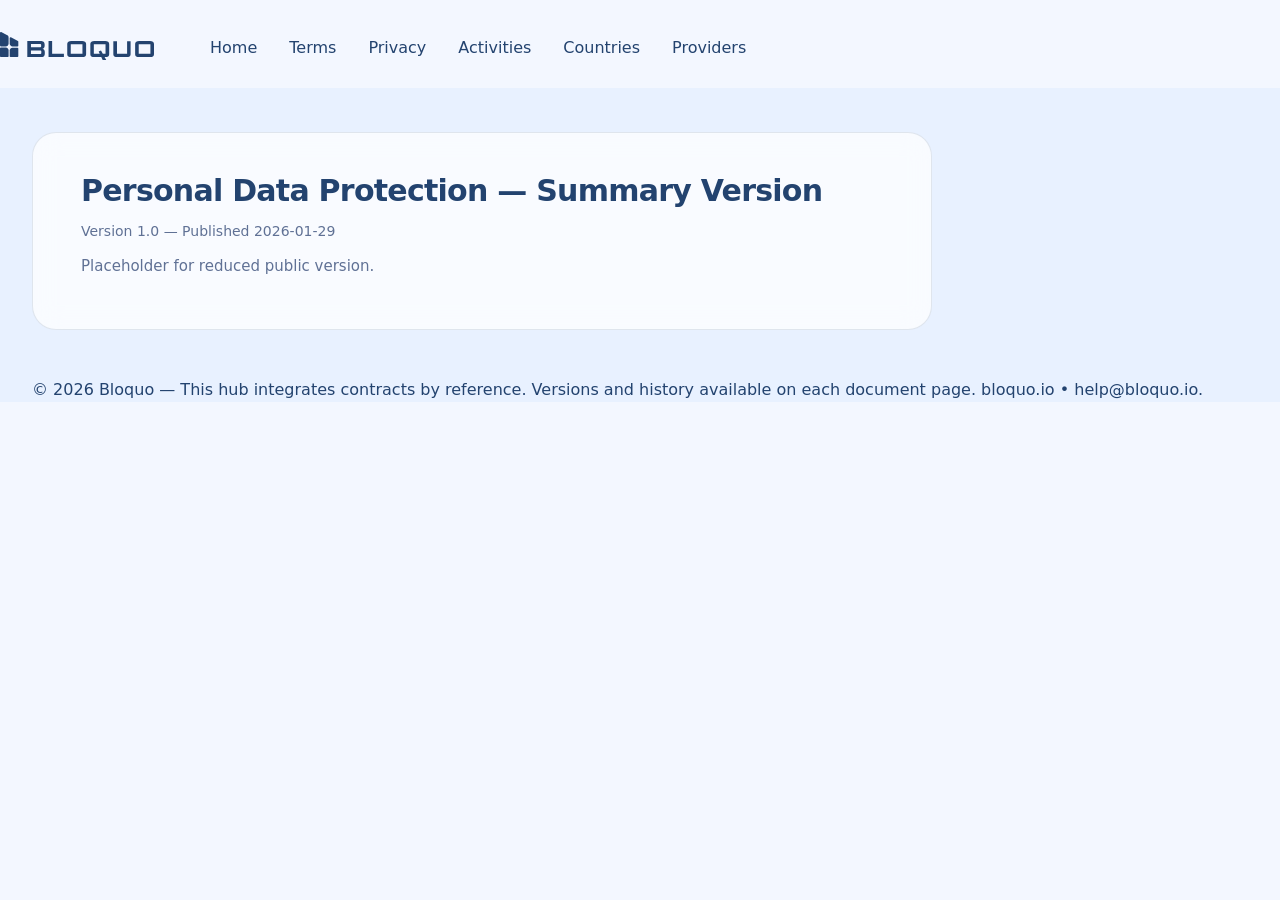
<file: policies/dados-pessoais.html>
<!doctype html>
<html lang="en">
<head>
  <meta charset="utf-8"/>
  <meta name="viewport" content="width=device-width, initial-scale=1"/>
  <title>Personal Data Protection — Bloquo Legal</title>
  <link rel="stylesheet" href="../styles.css"/>
</head>
<body>
  <div class="container">
    
<header class="fixed top-0 pt-2 left-0 px-4.5 md:px-12 xl:px-0 right-0 z-50 bg-[#F3F7FF]">
  <div class="max-w-7xl mx-auto pl-0">
    <div class="flex items-center justify-between h-16 md:h-20">
      <div class="flex items-center gap-8 md:pl-0">
        <a class="flex items-center transition-opacity duration-300 ease-in-out hover:opacity-80" href="../">
          <img alt="Bloquo Logo" class="h-6 md:h-7 w-auto mb-1 transition-transform duration-300 ease-in-out" draggable="false" src="data:image/svg+xml,%3csvg%20width='154'%20height='28'%20viewBox='0%200%20154%2028'%20fill='none'%20xmlns='http://www.w3.org/2000/svg'%3e%3cg%20clip-path='url(%23clip0_362_6526)'%3e%3cpath%20d='M27.2982%2025.04V9.04001H40.5891C41.2258%209.04001%2041.7829%209.04001%2042.2605%209.20001C42.738%209.28001%2043.1359%209.52001%2043.5338%209.76001C43.8522%2010%2044.1705%2010.4%2044.3297%2010.88C44.4889%2011.36%2044.6481%2011.92%2044.6481%2012.64V13.68C44.6481%2014.48%2044.4889%2015.2%2044.091%2015.68C43.7726%2016.24%2043.2155%2016.56%2042.4992%2016.8C43.2951%2017.04%2043.9318%2017.44%2044.2501%2018C44.6481%2018.56%2044.8072%2019.36%2044.8072%2020.32V21.44C44.8072%2022.16%2044.7276%2022.8%2044.4889%2023.28C44.3297%2023.76%2044.0114%2024.16%2043.693%2024.4C43.3747%2024.64%2042.8972%2024.88%2042.4196%2024.96C41.9421%2025.04%2041.385%2025.12%2040.7483%2025.12L27.2982%2025.04ZM30.9592%2022H40.1116C40.5096%2022%2040.7483%2021.92%2040.9871%2021.76C41.1462%2021.6%2041.3054%2021.28%2041.3054%2020.96V19.44C41.3054%2019.04%2041.2258%2018.72%2040.9871%2018.64C40.8279%2018.48%2040.5096%2018.4%2040.1116%2018.4H30.9592V22ZM30.9592%2015.36H39.9525C40.3504%2015.36%2040.5891%2015.36%2040.8279%2015.12C40.9871%2014.96%2041.1462%2014.72%2041.1462%2014.32V13.12C41.1462%2012.8%2041.0667%2012.48%2040.8279%2012.32C40.6687%2012.16%2040.3504%2012.08%2039.9525%2012.08H30.9592V15.36Z'%20fill='%2323436F'/%3e%3cpath%20d='M48.5478%2025.04V9.04001H52.1292V21.76H63.908V25.04H48.5478Z'%20fill='%2323436F'/%3e%3cpath%20d='M67.2506%2012.24C67.2506%2010.96%2067.6486%2010.08%2068.3649%209.68001C69.0811%209.28001%2070.0362%209.04001%2071.23%209.04001H82.1333C83.3271%209.04001%2084.2822%209.28001%2084.9984%209.68001C85.7147%2010.08%2086.1127%2010.96%2086.1127%2012.24V21.76C86.1127%2023.12%2085.7943%2024%2085.078%2024.48C84.3618%2024.88%2083.4067%2025.12%2082.1333%2025.12H71.23C69.9566%2025.12%2069.0015%2024.88%2068.2853%2024.48C67.569%2024.08%2067.2506%2023.2%2067.2506%2021.84V12.32V12.24ZM70.7525%2012.24V21.84H82.4517V12.24H70.7525Z'%20fill='%2323436F'/%3e%3cpath%20d='M90.3307%2012.24C90.3307%2010.96%2090.7287%2010.08%2091.445%209.68001C92.1612%209.28001%2093.1163%209.04001%2094.3101%209.04001H105.213C106.407%209.04001%20107.362%209.28001%20108.079%209.68001C108.795%2010.08%20109.193%2010.96%20109.193%2012.24V21.76C109.193%2023.12%20108.874%2024%20108.158%2024.48C107.442%2024.88%20106.487%2025.12%20105.213%2025.12H94.3101C93.0367%2025.12%2092.0817%2024.88%2091.3654%2024.48C90.6491%2024.08%2090.3307%2023.2%2090.3307%2021.84V12.32V12.24ZM93.8326%2012.24V21.84H105.532V12.24H93.8326ZM102.667%2028L98.6873%2019.52L100.995%2018.4L106.248%2028H102.746H102.667Z'%20fill='%2323436F'/%3e%3cpath%20d='M113.49%209.2H116.992V21.76H127.1V9.2H130.602V21.76C130.602%2023.12%20130.283%2024%20129.567%2024.48C128.851%2024.88%20127.896%2025.12%20126.622%2025.12H117.311C116.674%2025.12%20116.196%2025.12%20115.639%2024.96C115.162%2024.88%20114.764%2024.72%20114.366%2024.48C114.048%2024.24%20113.729%2023.92%20113.57%2023.44C113.411%2023.04%20113.331%2022.48%20113.331%2021.76V9.2H113.49Z'%20fill='%2323436F'/%3e%3cpath%20d='M135.138%2012.24C135.138%2010.96%20135.536%2010.08%20136.252%209.68001C136.968%209.28001%20137.924%209.04001%20139.117%209.04001H150.021C151.214%209.04001%20152.17%209.28001%20152.886%209.68001C153.602%2010.08%20154%2010.96%20154%2012.24V21.76C154%2023.12%20153.682%2024%20152.965%2024.48C152.249%2024.88%20151.294%2025.12%20150.021%2025.12H139.117C137.844%2025.12%20136.889%2024.88%20136.173%2024.48C135.456%2024.08%20135.138%2023.2%20135.138%2021.84V12.32V12.24ZM138.719%2012.24V21.84H150.419V12.24H138.719Z'%20fill='%2323436F'/%3e%3cpath%20d='M0%2016.4C0%2015.92%200.318346%2015.6%200.795866%2015.6H5.73023H5.88941C7.40155%2015.68%208.59535%2016.96%208.59535%2018.48V24.24C8.59535%2024.72%208.277%2025.04%207.79948%2025.04H0.795866C0.318346%2025.04%200%2024.72%200%2024.24V16.4Z'%20fill='%2323436F'/%3e%3cpath%20d='M18.3049%2024.32C18.3049%2024.8%2017.9866%2025.12%2017.509%2025.12H10.5054C10.0279%2025.12%209.70956%2024.8%209.70956%2024.32V18.56C9.70956%2016.96%2010.9829%2015.68%2012.5747%2015.68H17.509C17.9866%2015.68%2018.3049%2016%2018.3049%2016.48V24.32Z'%20fill='%2323436F'/%3e%3cpath%20d='M7.32196%203.36008C8.11783%203.76008%208.59535%204.56008%208.59535%205.44008V11.5201V11.6801C8.51576%2013.2001%207.24238%2014.4001%205.73023%2014.4001H0.795866C0.318346%2014.4001%200%2014.0801%200%2013.6001V0.800081C0%200.160081%200.636693%20-0.15992%201.1938%200.0800805L7.32196%203.36008Z'%20fill='%2323436F'/%3e%3cpath%20d='M17.907%209.04C18.1457%209.2%2018.3049%209.44%2018.3049%209.76V13.68C18.3049%2014.16%2017.9866%2014.48%2017.509%2014.48H12.5747H12.4155C10.9829%2014.4%209.78915%2013.2%209.70956%2011.76V11.6V6C9.70956%205.36%2010.3463%205.04%2010.9034%205.28L17.907%209.04Z'%20fill='%2323436F'/%3e%3c/g%3e%3cdefs%3e%3cclipPath%20id='clip0_362_6526'%3e%3crect%20width='154'%20height='28'%20fill='white'/%3e%3c/clipPath%3e%3c/defs%3e%3c/svg%3e">
        </a>
        <nav class="hidden md:flex md:pl-6 items-center gap-8">
          <a href="../index.html" class="text-[#23436F] cursor-pointer hover:text-[#0055FF] transition-colors duration-300 ease-in-out font-medium">Home</a>
          <a href="../terms-of-service.html" class="text-[#23436F] cursor-pointer hover:text-[#0055FF] transition-colors duration-300 ease-in-out font-medium">Terms</a>
          <a href="../privacy-policy.html" class="text-[#23436F] cursor-pointer hover:text-[#0055FF] transition-colors duration-300 ease-in-out font-medium">Privacy</a>
          <a href="../restricted-activities.html" class="text-[#23436F] cursor-pointer hover:text-[#0055FF] transition-colors duration-300 ease-in-out font-medium">Activities</a>
          <a href="../restricted-locations.html" class="text-[#23436F] cursor-pointer hover:text-[#0055FF] transition-colors duration-300 ease-in-out font-medium">Countries</a>
          <a href="../providers.html" class="text-[#23436F] cursor-pointer hover:text-[#0055FF] transition-colors duration-300 ease-in-out font-medium">Providers</a>
        </nav>
      </div>
    </div>
  </div>
</header>
<div style="height:100px"></div>

    <section><h2>Personal Data Protection — Summary Version</h2><p class=meta>Version 1.0 — Published 2026-01-29</p><p>Placeholder for reduced public version.</p></section>
    
<footer class=footer>
  <p>© 2026 Bloquo — This hub integrates contracts by reference. Versions and history available on each document page.
  <a href="https://bloquo.io">bloquo.io</a> • <a href="mailto:help@bloquo.io">help@bloquo.io</a>.</p>
</footer>

  </div>
</body>
</html>
</file>
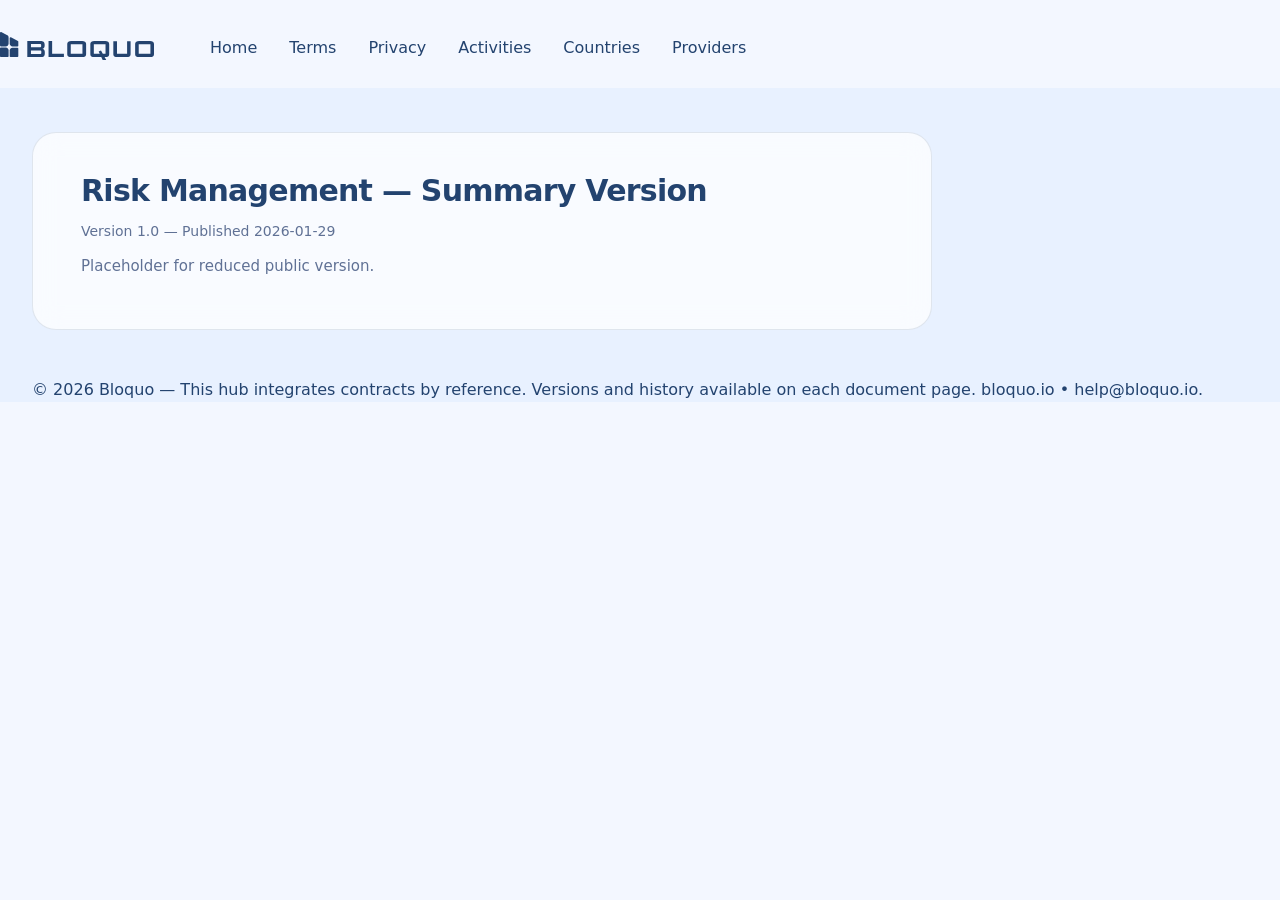
<file: policies/gestao-riscos.html>
<!doctype html>
<html lang="en">
<head>
  <meta charset="utf-8"/>
  <meta name="viewport" content="width=device-width, initial-scale=1"/>
  <title>Risk Management — Bloquo Legal</title>
  <link rel="stylesheet" href="../styles.css"/>
</head>
<body>
  <div class="container">
    
<header class="fixed top-0 pt-2 left-0 px-4.5 md:px-12 xl:px-0 right-0 z-50 bg-[#F3F7FF]">
  <div class="max-w-7xl mx-auto pl-0">
    <div class="flex items-center justify-between h-16 md:h-20">
      <div class="flex items-center gap-8 md:pl-0">
        <a class="flex items-center transition-opacity duration-300 ease-in-out hover:opacity-80" href="../">
          <img alt="Bloquo Logo" class="h-6 md:h-7 w-auto mb-1 transition-transform duration-300 ease-in-out" draggable="false" src="data:image/svg+xml,%3csvg%20width='154'%20height='28'%20viewBox='0%200%20154%2028'%20fill='none'%20xmlns='http://www.w3.org/2000/svg'%3e%3cg%20clip-path='url(%23clip0_362_6526)'%3e%3cpath%20d='M27.2982%2025.04V9.04001H40.5891C41.2258%209.04001%2041.7829%209.04001%2042.2605%209.20001C42.738%209.28001%2043.1359%209.52001%2043.5338%209.76001C43.8522%2010%2044.1705%2010.4%2044.3297%2010.88C44.4889%2011.36%2044.6481%2011.92%2044.6481%2012.64V13.68C44.6481%2014.48%2044.4889%2015.2%2044.091%2015.68C43.7726%2016.24%2043.2155%2016.56%2042.4992%2016.8C43.2951%2017.04%2043.9318%2017.44%2044.2501%2018C44.6481%2018.56%2044.8072%2019.36%2044.8072%2020.32V21.44C44.8072%2022.16%2044.7276%2022.8%2044.4889%2023.28C44.3297%2023.76%2044.0114%2024.16%2043.693%2024.4C43.3747%2024.64%2042.8972%2024.88%2042.4196%2024.96C41.9421%2025.04%2041.385%2025.12%2040.7483%2025.12L27.2982%2025.04ZM30.9592%2022H40.1116C40.5096%2022%2040.7483%2021.92%2040.9871%2021.76C41.1462%2021.6%2041.3054%2021.28%2041.3054%2020.96V19.44C41.3054%2019.04%2041.2258%2018.72%2040.9871%2018.64C40.8279%2018.48%2040.5096%2018.4%2040.1116%2018.4H30.9592V22ZM30.9592%2015.36H39.9525C40.3504%2015.36%2040.5891%2015.36%2040.8279%2015.12C40.9871%2014.96%2041.1462%2014.72%2041.1462%2014.32V13.12C41.1462%2012.8%2041.0667%2012.48%2040.8279%2012.32C40.6687%2012.16%2040.3504%2012.08%2039.9525%2012.08H30.9592V15.36Z'%20fill='%2323436F'/%3e%3cpath%20d='M48.5478%2025.04V9.04001H52.1292V21.76H63.908V25.04H48.5478Z'%20fill='%2323436F'/%3e%3cpath%20d='M67.2506%2012.24C67.2506%2010.96%2067.6486%2010.08%2068.3649%209.68001C69.0811%209.28001%2070.0362%209.04001%2071.23%209.04001H82.1333C83.3271%209.04001%2084.2822%209.28001%2084.9984%209.68001C85.7147%2010.08%2086.1127%2010.96%2086.1127%2012.24V21.76C86.1127%2023.12%2085.7943%2024%2085.078%2024.48C84.3618%2024.88%2083.4067%2025.12%2082.1333%2025.12H71.23C69.9566%2025.12%2069.0015%2024.88%2068.2853%2024.48C67.569%2024.08%2067.2506%2023.2%2067.2506%2021.84V12.32V12.24ZM70.7525%2012.24V21.84H82.4517V12.24H70.7525Z'%20fill='%2323436F'/%3e%3cpath%20d='M90.3307%2012.24C90.3307%2010.96%2090.7287%2010.08%2091.445%209.68001C92.1612%209.28001%2093.1163%209.04001%2094.3101%209.04001H105.213C106.407%209.04001%20107.362%209.28001%20108.079%209.68001C108.795%2010.08%20109.193%2010.96%20109.193%2012.24V21.76C109.193%2023.12%20108.874%2024%20108.158%2024.48C107.442%2024.88%20106.487%2025.12%20105.213%2025.12H94.3101C93.0367%2025.12%2092.0817%2024.88%2091.3654%2024.48C90.6491%2024.08%2090.3307%2023.2%2090.3307%2021.84V12.32V12.24ZM93.8326%2012.24V21.84H105.532V12.24H93.8326ZM102.667%2028L98.6873%2019.52L100.995%2018.4L106.248%2028H102.746H102.667Z'%20fill='%2323436F'/%3e%3cpath%20d='M113.49%209.2H116.992V21.76H127.1V9.2H130.602V21.76C130.602%2023.12%20130.283%2024%20129.567%2024.48C128.851%2024.88%20127.896%2025.12%20126.622%2025.12H117.311C116.674%2025.12%20116.196%2025.12%20115.639%2024.96C115.162%2024.88%20114.764%2024.72%20114.366%2024.48C114.048%2024.24%20113.729%2023.92%20113.57%2023.44C113.411%2023.04%20113.331%2022.48%20113.331%2021.76V9.2H113.49Z'%20fill='%2323436F'/%3e%3cpath%20d='M135.138%2012.24C135.138%2010.96%20135.536%2010.08%20136.252%209.68001C136.968%209.28001%20137.924%209.04001%20139.117%209.04001H150.021C151.214%209.04001%20152.17%209.28001%20152.886%209.68001C153.602%2010.08%20154%2010.96%20154%2012.24V21.76C154%2023.12%20153.682%2024%20152.965%2024.48C152.249%2024.88%20151.294%2025.12%20150.021%2025.12H139.117C137.844%2025.12%20136.889%2024.88%20136.173%2024.48C135.456%2024.08%20135.138%2023.2%20135.138%2021.84V12.32V12.24ZM138.719%2012.24V21.84H150.419V12.24H138.719Z'%20fill='%2323436F'/%3e%3cpath%20d='M0%2016.4C0%2015.92%200.318346%2015.6%200.795866%2015.6H5.73023H5.88941C7.40155%2015.68%208.59535%2016.96%208.59535%2018.48V24.24C8.59535%2024.72%208.277%2025.04%207.79948%2025.04H0.795866C0.318346%2025.04%200%2024.72%200%2024.24V16.4Z'%20fill='%2323436F'/%3e%3cpath%20d='M18.3049%2024.32C18.3049%2024.8%2017.9866%2025.12%2017.509%2025.12H10.5054C10.0279%2025.12%209.70956%2024.8%209.70956%2024.32V18.56C9.70956%2016.96%2010.9829%2015.68%2012.5747%2015.68H17.509C17.9866%2015.68%2018.3049%2016%2018.3049%2016.48V24.32Z'%20fill='%2323436F'/%3e%3cpath%20d='M7.32196%203.36008C8.11783%203.76008%208.59535%204.56008%208.59535%205.44008V11.5201V11.6801C8.51576%2013.2001%207.24238%2014.4001%205.73023%2014.4001H0.795866C0.318346%2014.4001%200%2014.0801%200%2013.6001V0.800081C0%200.160081%200.636693%20-0.15992%201.1938%200.0800805L7.32196%203.36008Z'%20fill='%2323436F'/%3e%3cpath%20d='M17.907%209.04C18.1457%209.2%2018.3049%209.44%2018.3049%209.76V13.68C18.3049%2014.16%2017.9866%2014.48%2017.509%2014.48H12.5747H12.4155C10.9829%2014.4%209.78915%2013.2%209.70956%2011.76V11.6V6C9.70956%205.36%2010.3463%205.04%2010.9034%205.28L17.907%209.04Z'%20fill='%2323436F'/%3e%3c/g%3e%3cdefs%3e%3cclipPath%20id='clip0_362_6526'%3e%3crect%20width='154'%20height='28'%20fill='white'/%3e%3c/clipPath%3e%3c/defs%3e%3c/svg%3e">
        </a>
        <nav class="hidden md:flex md:pl-6 items-center gap-8">
          <a href="../index.html" class="text-[#23436F] cursor-pointer hover:text-[#0055FF] transition-colors duration-300 ease-in-out font-medium">Home</a>
          <a href="../terms-of-service.html" class="text-[#23436F] cursor-pointer hover:text-[#0055FF] transition-colors duration-300 ease-in-out font-medium">Terms</a>
          <a href="../privacy-policy.html" class="text-[#23436F] cursor-pointer hover:text-[#0055FF] transition-colors duration-300 ease-in-out font-medium">Privacy</a>
          <a href="../restricted-activities.html" class="text-[#23436F] cursor-pointer hover:text-[#0055FF] transition-colors duration-300 ease-in-out font-medium">Activities</a>
          <a href="../restricted-locations.html" class="text-[#23436F] cursor-pointer hover:text-[#0055FF] transition-colors duration-300 ease-in-out font-medium">Countries</a>
          <a href="../providers.html" class="text-[#23436F] cursor-pointer hover:text-[#0055FF] transition-colors duration-300 ease-in-out font-medium">Providers</a>
        </nav>
      </div>
    </div>
  </div>
</header>
<div style="height:100px"></div>

    <section><h2>Risk Management — Summary Version</h2><p class=meta>Version 1.0 — Published 2026-01-29</p><p>Placeholder for reduced public version.</p></section>
    
<footer class=footer>
  <p>© 2026 Bloquo — This hub integrates contracts by reference. Versions and history available on each document page.
  <a href="https://bloquo.io">bloquo.io</a> • <a href="mailto:help@bloquo.io">help@bloquo.io</a>.</p>
</footer>

  </div>
</body>
</html>
</file>
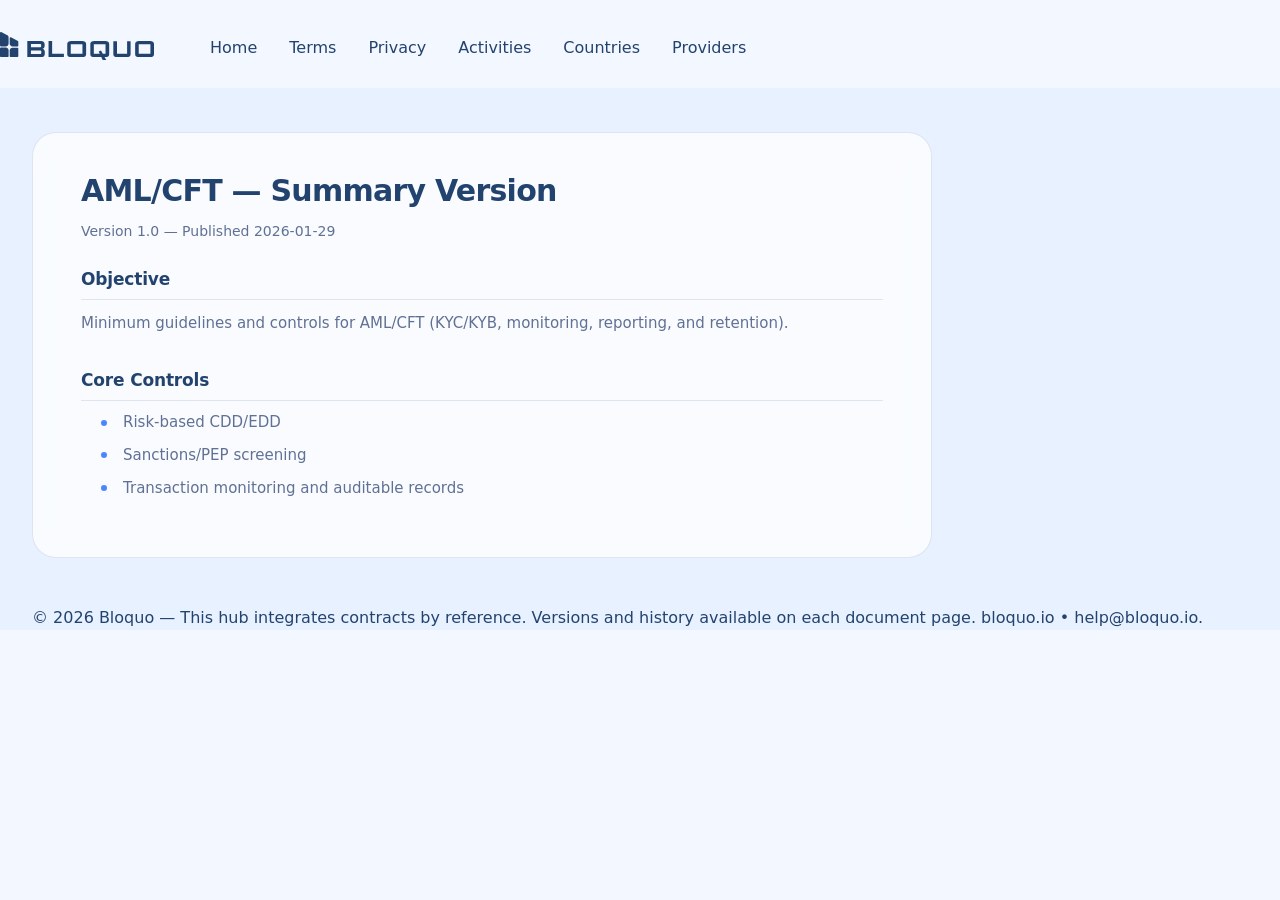
<file: policies/pld.html>
<!doctype html>
<html lang="en">
<head>
  <meta charset="utf-8"/>
  <meta name="viewport" content="width=device-width, initial-scale=1"/>
  <title>AML/CFT — Bloquo Legal</title>
  <link rel="stylesheet" href="../styles.css"/>
</head>
<body>
  <div class="container">
    
<header class="fixed top-0 pt-2 left-0 px-4.5 md:px-12 xl:px-0 right-0 z-50 bg-[#F3F7FF]">
  <div class="max-w-7xl mx-auto pl-0">
    <div class="flex items-center justify-between h-16 md:h-20">
      <div class="flex items-center gap-8 md:pl-0">
        <a class="flex items-center transition-opacity duration-300 ease-in-out hover:opacity-80" href="../">
          <img alt="Bloquo Logo" class="h-6 md:h-7 w-auto mb-1 transition-transform duration-300 ease-in-out" draggable="false" src="data:image/svg+xml,%3csvg%20width='154'%20height='28'%20viewBox='0%200%20154%2028'%20fill='none'%20xmlns='http://www.w3.org/2000/svg'%3e%3cg%20clip-path='url(%23clip0_362_6526)'%3e%3cpath%20d='M27.2982%2025.04V9.04001H40.5891C41.2258%209.04001%2041.7829%209.04001%2042.2605%209.20001C42.738%209.28001%2043.1359%209.52001%2043.5338%209.76001C43.8522%2010%2044.1705%2010.4%2044.3297%2010.88C44.4889%2011.36%2044.6481%2011.92%2044.6481%2012.64V13.68C44.6481%2014.48%2044.4889%2015.2%2044.091%2015.68C43.7726%2016.24%2043.2155%2016.56%2042.4992%2016.8C43.2951%2017.04%2043.9318%2017.44%2044.2501%2018C44.6481%2018.56%2044.8072%2019.36%2044.8072%2020.32V21.44C44.8072%2022.16%2044.7276%2022.8%2044.4889%2023.28C44.3297%2023.76%2044.0114%2024.16%2043.693%2024.4C43.3747%2024.64%2042.8972%2024.88%2042.4196%2024.96C41.9421%2025.04%2041.385%2025.12%2040.7483%2025.12L27.2982%2025.04ZM30.9592%2022H40.1116C40.5096%2022%2040.7483%2021.92%2040.9871%2021.76C41.1462%2021.6%2041.3054%2021.28%2041.3054%2020.96V19.44C41.3054%2019.04%2041.2258%2018.72%2040.9871%2018.64C40.8279%2018.48%2040.5096%2018.4%2040.1116%2018.4H30.9592V22ZM30.9592%2015.36H39.9525C40.3504%2015.36%2040.5891%2015.36%2040.8279%2015.12C40.9871%2014.96%2041.1462%2014.72%2041.1462%2014.32V13.12C41.1462%2012.8%2041.0667%2012.48%2040.8279%2012.32C40.6687%2012.16%2040.3504%2012.08%2039.9525%2012.08H30.9592V15.36Z'%20fill='%2323436F'/%3e%3cpath%20d='M48.5478%2025.04V9.04001H52.1292V21.76H63.908V25.04H48.5478Z'%20fill='%2323436F'/%3e%3cpath%20d='M67.2506%2012.24C67.2506%2010.96%2067.6486%2010.08%2068.3649%209.68001C69.0811%209.28001%2070.0362%209.04001%2071.23%209.04001H82.1333C83.3271%209.04001%2084.2822%209.28001%2084.9984%209.68001C85.7147%2010.08%2086.1127%2010.96%2086.1127%2012.24V21.76C86.1127%2023.12%2085.7943%2024%2085.078%2024.48C84.3618%2024.88%2083.4067%2025.12%2082.1333%2025.12H71.23C69.9566%2025.12%2069.0015%2024.88%2068.2853%2024.48C67.569%2024.08%2067.2506%2023.2%2067.2506%2021.84V12.32V12.24ZM70.7525%2012.24V21.84H82.4517V12.24H70.7525Z'%20fill='%2323436F'/%3e%3cpath%20d='M90.3307%2012.24C90.3307%2010.96%2090.7287%2010.08%2091.445%209.68001C92.1612%209.28001%2093.1163%209.04001%2094.3101%209.04001H105.213C106.407%209.04001%20107.362%209.28001%20108.079%209.68001C108.795%2010.08%20109.193%2010.96%20109.193%2012.24V21.76C109.193%2023.12%20108.874%2024%20108.158%2024.48C107.442%2024.88%20106.487%2025.12%20105.213%2025.12H94.3101C93.0367%2025.12%2092.0817%2024.88%2091.3654%2024.48C90.6491%2024.08%2090.3307%2023.2%2090.3307%2021.84V12.32V12.24ZM93.8326%2012.24V21.84H105.532V12.24H93.8326ZM102.667%2028L98.6873%2019.52L100.995%2018.4L106.248%2028H102.746H102.667Z'%20fill='%2323436F'/%3e%3cpath%20d='M113.49%209.2H116.992V21.76H127.1V9.2H130.602V21.76C130.602%2023.12%20130.283%2024%20129.567%2024.48C128.851%2024.88%20127.896%2025.12%20126.622%2025.12H117.311C116.674%2025.12%20116.196%2025.12%20115.639%2024.96C115.162%2024.88%20114.764%2024.72%20114.366%2024.48C114.048%2024.24%20113.729%2023.92%20113.57%2023.44C113.411%2023.04%20113.331%2022.48%20113.331%2021.76V9.2H113.49Z'%20fill='%2323436F'/%3e%3cpath%20d='M135.138%2012.24C135.138%2010.96%20135.536%2010.08%20136.252%209.68001C136.968%209.28001%20137.924%209.04001%20139.117%209.04001H150.021C151.214%209.04001%20152.17%209.28001%20152.886%209.68001C153.602%2010.08%20154%2010.96%20154%2012.24V21.76C154%2023.12%20153.682%2024%20152.965%2024.48C152.249%2024.88%20151.294%2025.12%20150.021%2025.12H139.117C137.844%2025.12%20136.889%2024.88%20136.173%2024.48C135.456%2024.08%20135.138%2023.2%20135.138%2021.84V12.32V12.24ZM138.719%2012.24V21.84H150.419V12.24H138.719Z'%20fill='%2323436F'/%3e%3cpath%20d='M0%2016.4C0%2015.92%200.318346%2015.6%200.795866%2015.6H5.73023H5.88941C7.40155%2015.68%208.59535%2016.96%208.59535%2018.48V24.24C8.59535%2024.72%208.277%2025.04%207.79948%2025.04H0.795866C0.318346%2025.04%200%2024.72%200%2024.24V16.4Z'%20fill='%2323436F'/%3e%3cpath%20d='M18.3049%2024.32C18.3049%2024.8%2017.9866%2025.12%2017.509%2025.12H10.5054C10.0279%2025.12%209.70956%2024.8%209.70956%2024.32V18.56C9.70956%2016.96%2010.9829%2015.68%2012.5747%2015.68H17.509C17.9866%2015.68%2018.3049%2016%2018.3049%2016.48V24.32Z'%20fill='%2323436F'/%3e%3cpath%20d='M7.32196%203.36008C8.11783%203.76008%208.59535%204.56008%208.59535%205.44008V11.5201V11.6801C8.51576%2013.2001%207.24238%2014.4001%205.73023%2014.4001H0.795866C0.318346%2014.4001%200%2014.0801%200%2013.6001V0.800081C0%200.160081%200.636693%20-0.15992%201.1938%200.0800805L7.32196%203.36008Z'%20fill='%2323436F'/%3e%3cpath%20d='M17.907%209.04C18.1457%209.2%2018.3049%209.44%2018.3049%209.76V13.68C18.3049%2014.16%2017.9866%2014.48%2017.509%2014.48H12.5747H12.4155C10.9829%2014.4%209.78915%2013.2%209.70956%2011.76V11.6V6C9.70956%205.36%2010.3463%205.04%2010.9034%205.28L17.907%209.04Z'%20fill='%2323436F'/%3e%3c/g%3e%3cdefs%3e%3cclipPath%20id='clip0_362_6526'%3e%3crect%20width='154'%20height='28'%20fill='white'/%3e%3c/clipPath%3e%3c/defs%3e%3c/svg%3e">
        </a>
        <nav class="hidden md:flex md:pl-6 items-center gap-8">
          <a href="../index.html" class="text-[#23436F] cursor-pointer hover:text-[#0055FF] transition-colors duration-300 ease-in-out font-medium">Home</a>
          <a href="../terms-of-service.html" class="text-[#23436F] cursor-pointer hover:text-[#0055FF] transition-colors duration-300 ease-in-out font-medium">Terms</a>
          <a href="../privacy-policy.html" class="text-[#23436F] cursor-pointer hover:text-[#0055FF] transition-colors duration-300 ease-in-out font-medium">Privacy</a>
          <a href="../restricted-activities.html" class="text-[#23436F] cursor-pointer hover:text-[#0055FF] transition-colors duration-300 ease-in-out font-medium">Activities</a>
          <a href="../restricted-locations.html" class="text-[#23436F] cursor-pointer hover:text-[#0055FF] transition-colors duration-300 ease-in-out font-medium">Countries</a>
          <a href="../providers.html" class="text-[#23436F] cursor-pointer hover:text-[#0055FF] transition-colors duration-300 ease-in-out font-medium">Providers</a>
        </nav>
      </div>
    </div>
  </div>
</header>
<div style="height:100px"></div>

    <section><h2>AML/CFT — Summary Version</h2><p class=meta>Version 1.0 — Published 2026-01-29</p><h3>Objective</h3><p>Minimum guidelines and controls for AML/CFT (KYC/KYB, monitoring, reporting, and retention).</p><h3>Core Controls</h3><ul><li>Risk-based CDD/EDD</li><li>Sanctions/PEP screening</li><li>Transaction monitoring and auditable records</li></ul></section>
    
<footer class=footer>
  <p>© 2026 Bloquo — This hub integrates contracts by reference. Versions and history available on each document page.
  <a href="https://bloquo.io">bloquo.io</a> • <a href="mailto:help@bloquo.io">help@bloquo.io</a>.</p>
</footer>

  </div>
</body>
</html>
</file>
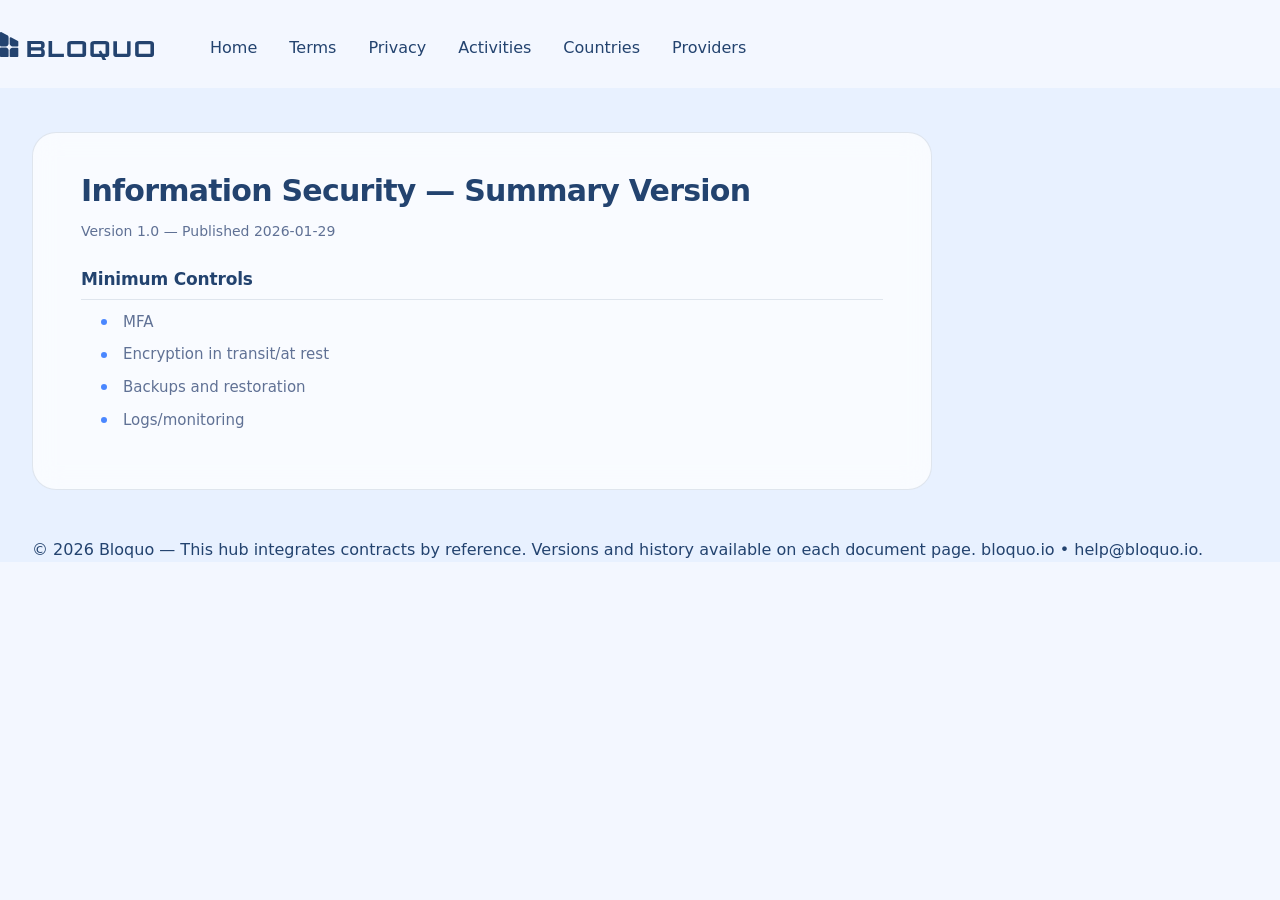
<file: policies/seguranca-informacao.html>
<!doctype html>
<html lang="en">
<head>
  <meta charset="utf-8"/>
  <meta name="viewport" content="width=device-width, initial-scale=1"/>
  <title>Information Security — Bloquo Legal</title>
  <link rel="stylesheet" href="../styles.css"/>
</head>
<body>
  <div class="container">
    
<header class="fixed top-0 pt-2 left-0 px-4.5 md:px-12 xl:px-0 right-0 z-50 bg-[#F3F7FF]">
  <div class="max-w-7xl mx-auto pl-0">
    <div class="flex items-center justify-between h-16 md:h-20">
      <div class="flex items-center gap-8 md:pl-0">
        <a class="flex items-center transition-opacity duration-300 ease-in-out hover:opacity-80" href="../">
          <img alt="Bloquo Logo" class="h-6 md:h-7 w-auto mb-1 transition-transform duration-300 ease-in-out" draggable="false" src="data:image/svg+xml,%3csvg%20width='154'%20height='28'%20viewBox='0%200%20154%2028'%20fill='none'%20xmlns='http://www.w3.org/2000/svg'%3e%3cg%20clip-path='url(%23clip0_362_6526)'%3e%3cpath%20d='M27.2982%2025.04V9.04001H40.5891C41.2258%209.04001%2041.7829%209.04001%2042.2605%209.20001C42.738%209.28001%2043.1359%209.52001%2043.5338%209.76001C43.8522%2010%2044.1705%2010.4%2044.3297%2010.88C44.4889%2011.36%2044.6481%2011.92%2044.6481%2012.64V13.68C44.6481%2014.48%2044.4889%2015.2%2044.091%2015.68C43.7726%2016.24%2043.2155%2016.56%2042.4992%2016.8C43.2951%2017.04%2043.9318%2017.44%2044.2501%2018C44.6481%2018.56%2044.8072%2019.36%2044.8072%2020.32V21.44C44.8072%2022.16%2044.7276%2022.8%2044.4889%2023.28C44.3297%2023.76%2044.0114%2024.16%2043.693%2024.4C43.3747%2024.64%2042.8972%2024.88%2042.4196%2024.96C41.9421%2025.04%2041.385%2025.12%2040.7483%2025.12L27.2982%2025.04ZM30.9592%2022H40.1116C40.5096%2022%2040.7483%2021.92%2040.9871%2021.76C41.1462%2021.6%2041.3054%2021.28%2041.3054%2020.96V19.44C41.3054%2019.04%2041.2258%2018.72%2040.9871%2018.64C40.8279%2018.48%2040.5096%2018.4%2040.1116%2018.4H30.9592V22ZM30.9592%2015.36H39.9525C40.3504%2015.36%2040.5891%2015.36%2040.8279%2015.12C40.9871%2014.96%2041.1462%2014.72%2041.1462%2014.32V13.12C41.1462%2012.8%2041.0667%2012.48%2040.8279%2012.32C40.6687%2012.16%2040.3504%2012.08%2039.9525%2012.08H30.9592V15.36Z'%20fill='%2323436F'/%3e%3cpath%20d='M48.5478%2025.04V9.04001H52.1292V21.76H63.908V25.04H48.5478Z'%20fill='%2323436F'/%3e%3cpath%20d='M67.2506%2012.24C67.2506%2010.96%2067.6486%2010.08%2068.3649%209.68001C69.0811%209.28001%2070.0362%209.04001%2071.23%209.04001H82.1333C83.3271%209.04001%2084.2822%209.28001%2084.9984%209.68001C85.7147%2010.08%2086.1127%2010.96%2086.1127%2012.24V21.76C86.1127%2023.12%2085.7943%2024%2085.078%2024.48C84.3618%2024.88%2083.4067%2025.12%2082.1333%2025.12H71.23C69.9566%2025.12%2069.0015%2024.88%2068.2853%2024.48C67.569%2024.08%2067.2506%2023.2%2067.2506%2021.84V12.32V12.24ZM70.7525%2012.24V21.84H82.4517V12.24H70.7525Z'%20fill='%2323436F'/%3e%3cpath%20d='M90.3307%2012.24C90.3307%2010.96%2090.7287%2010.08%2091.445%209.68001C92.1612%209.28001%2093.1163%209.04001%2094.3101%209.04001H105.213C106.407%209.04001%20107.362%209.28001%20108.079%209.68001C108.795%2010.08%20109.193%2010.96%20109.193%2012.24V21.76C109.193%2023.12%20108.874%2024%20108.158%2024.48C107.442%2024.88%20106.487%2025.12%20105.213%2025.12H94.3101C93.0367%2025.12%2092.0817%2024.88%2091.3654%2024.48C90.6491%2024.08%2090.3307%2023.2%2090.3307%2021.84V12.32V12.24ZM93.8326%2012.24V21.84H105.532V12.24H93.8326ZM102.667%2028L98.6873%2019.52L100.995%2018.4L106.248%2028H102.746H102.667Z'%20fill='%2323436F'/%3e%3cpath%20d='M113.49%209.2H116.992V21.76H127.1V9.2H130.602V21.76C130.602%2023.12%20130.283%2024%20129.567%2024.48C128.851%2024.88%20127.896%2025.12%20126.622%2025.12H117.311C116.674%2025.12%20116.196%2025.12%20115.639%2024.96C115.162%2024.88%20114.764%2024.72%20114.366%2024.48C114.048%2024.24%20113.729%2023.92%20113.57%2023.44C113.411%2023.04%20113.331%2022.48%20113.331%2021.76V9.2H113.49Z'%20fill='%2323436F'/%3e%3cpath%20d='M135.138%2012.24C135.138%2010.96%20135.536%2010.08%20136.252%209.68001C136.968%209.28001%20137.924%209.04001%20139.117%209.04001H150.021C151.214%209.04001%20152.17%209.28001%20152.886%209.68001C153.602%2010.08%20154%2010.96%20154%2012.24V21.76C154%2023.12%20153.682%2024%20152.965%2024.48C152.249%2024.88%20151.294%2025.12%20150.021%2025.12H139.117C137.844%2025.12%20136.889%2024.88%20136.173%2024.48C135.456%2024.08%20135.138%2023.2%20135.138%2021.84V12.32V12.24ZM138.719%2012.24V21.84H150.419V12.24H138.719Z'%20fill='%2323436F'/%3e%3cpath%20d='M0%2016.4C0%2015.92%200.318346%2015.6%200.795866%2015.6H5.73023H5.88941C7.40155%2015.68%208.59535%2016.96%208.59535%2018.48V24.24C8.59535%2024.72%208.277%2025.04%207.79948%2025.04H0.795866C0.318346%2025.04%200%2024.72%200%2024.24V16.4Z'%20fill='%2323436F'/%3e%3cpath%20d='M18.3049%2024.32C18.3049%2024.8%2017.9866%2025.12%2017.509%2025.12H10.5054C10.0279%2025.12%209.70956%2024.8%209.70956%2024.32V18.56C9.70956%2016.96%2010.9829%2015.68%2012.5747%2015.68H17.509C17.9866%2015.68%2018.3049%2016%2018.3049%2016.48V24.32Z'%20fill='%2323436F'/%3e%3cpath%20d='M7.32196%203.36008C8.11783%203.76008%208.59535%204.56008%208.59535%205.44008V11.5201V11.6801C8.51576%2013.2001%207.24238%2014.4001%205.73023%2014.4001H0.795866C0.318346%2014.4001%200%2014.0801%200%2013.6001V0.800081C0%200.160081%200.636693%20-0.15992%201.1938%200.0800805L7.32196%203.36008Z'%20fill='%2323436F'/%3e%3cpath%20d='M17.907%209.04C18.1457%209.2%2018.3049%209.44%2018.3049%209.76V13.68C18.3049%2014.16%2017.9866%2014.48%2017.509%2014.48H12.5747H12.4155C10.9829%2014.4%209.78915%2013.2%209.70956%2011.76V11.6V6C9.70956%205.36%2010.3463%205.04%2010.9034%205.28L17.907%209.04Z'%20fill='%2323436F'/%3e%3c/g%3e%3cdefs%3e%3cclipPath%20id='clip0_362_6526'%3e%3crect%20width='154'%20height='28'%20fill='white'/%3e%3c/clipPath%3e%3c/defs%3e%3c/svg%3e">
        </a>
        <nav class="hidden md:flex md:pl-6 items-center gap-8">
          <a href="../index.html" class="text-[#23436F] cursor-pointer hover:text-[#0055FF] transition-colors duration-300 ease-in-out font-medium">Home</a>
          <a href="../terms-of-service.html" class="text-[#23436F] cursor-pointer hover:text-[#0055FF] transition-colors duration-300 ease-in-out font-medium">Terms</a>
          <a href="../privacy-policy.html" class="text-[#23436F] cursor-pointer hover:text-[#0055FF] transition-colors duration-300 ease-in-out font-medium">Privacy</a>
          <a href="../restricted-activities.html" class="text-[#23436F] cursor-pointer hover:text-[#0055FF] transition-colors duration-300 ease-in-out font-medium">Activities</a>
          <a href="../restricted-locations.html" class="text-[#23436F] cursor-pointer hover:text-[#0055FF] transition-colors duration-300 ease-in-out font-medium">Countries</a>
          <a href="../providers.html" class="text-[#23436F] cursor-pointer hover:text-[#0055FF] transition-colors duration-300 ease-in-out font-medium">Providers</a>
        </nav>
      </div>
    </div>
  </div>
</header>
<div style="height:100px"></div>

    <section><h2>Information Security — Summary Version</h2><p class=meta>Version 1.0 — Published 2026-01-29</p><h3>Minimum Controls</h3><ul><li>MFA</li><li>Encryption in transit/at rest</li><li>Backups and restoration</li><li>Logs/monitoring</li></ul></section>
    
<footer class=footer>
  <p>© 2026 Bloquo — This hub integrates contracts by reference. Versions and history available on each document page.
  <a href="https://bloquo.io">bloquo.io</a> • <a href="mailto:help@bloquo.io">help@bloquo.io</a>.</p>
</footer>

  </div>
</body>
</html>
</file>
